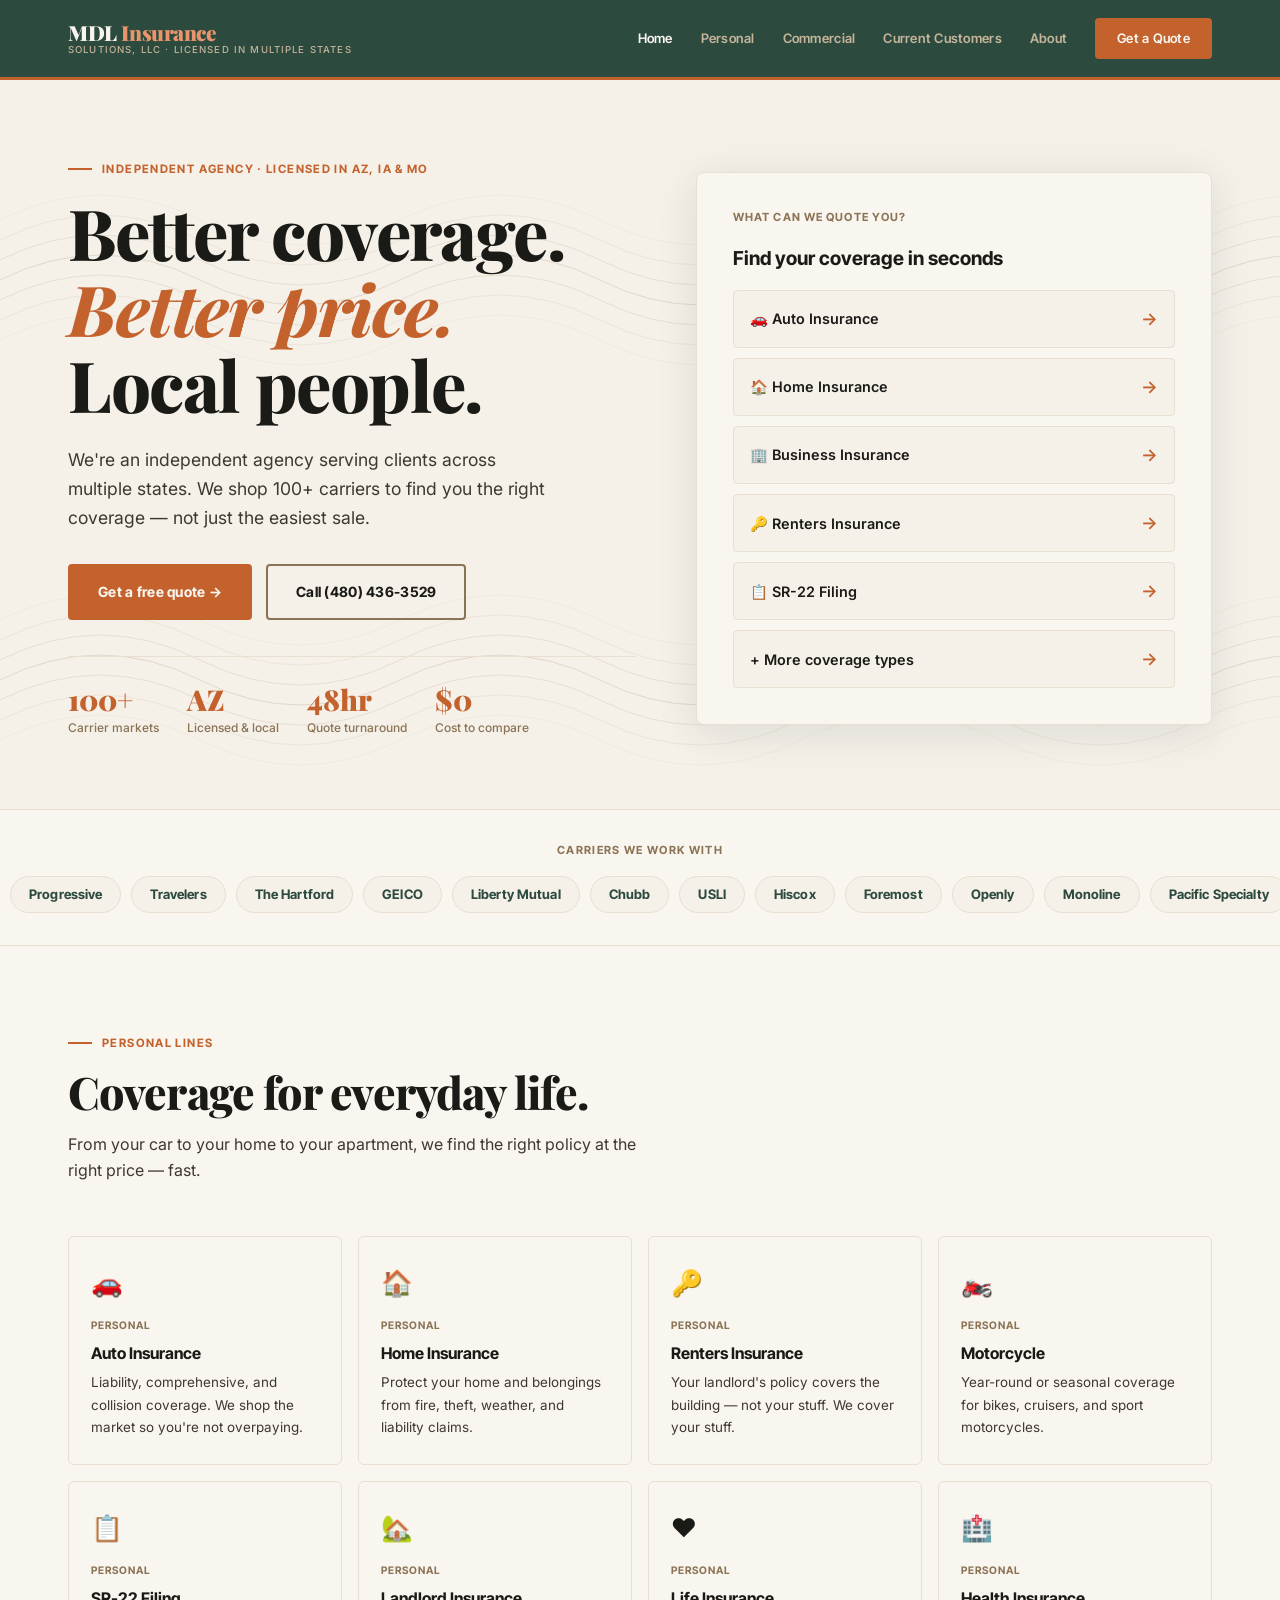
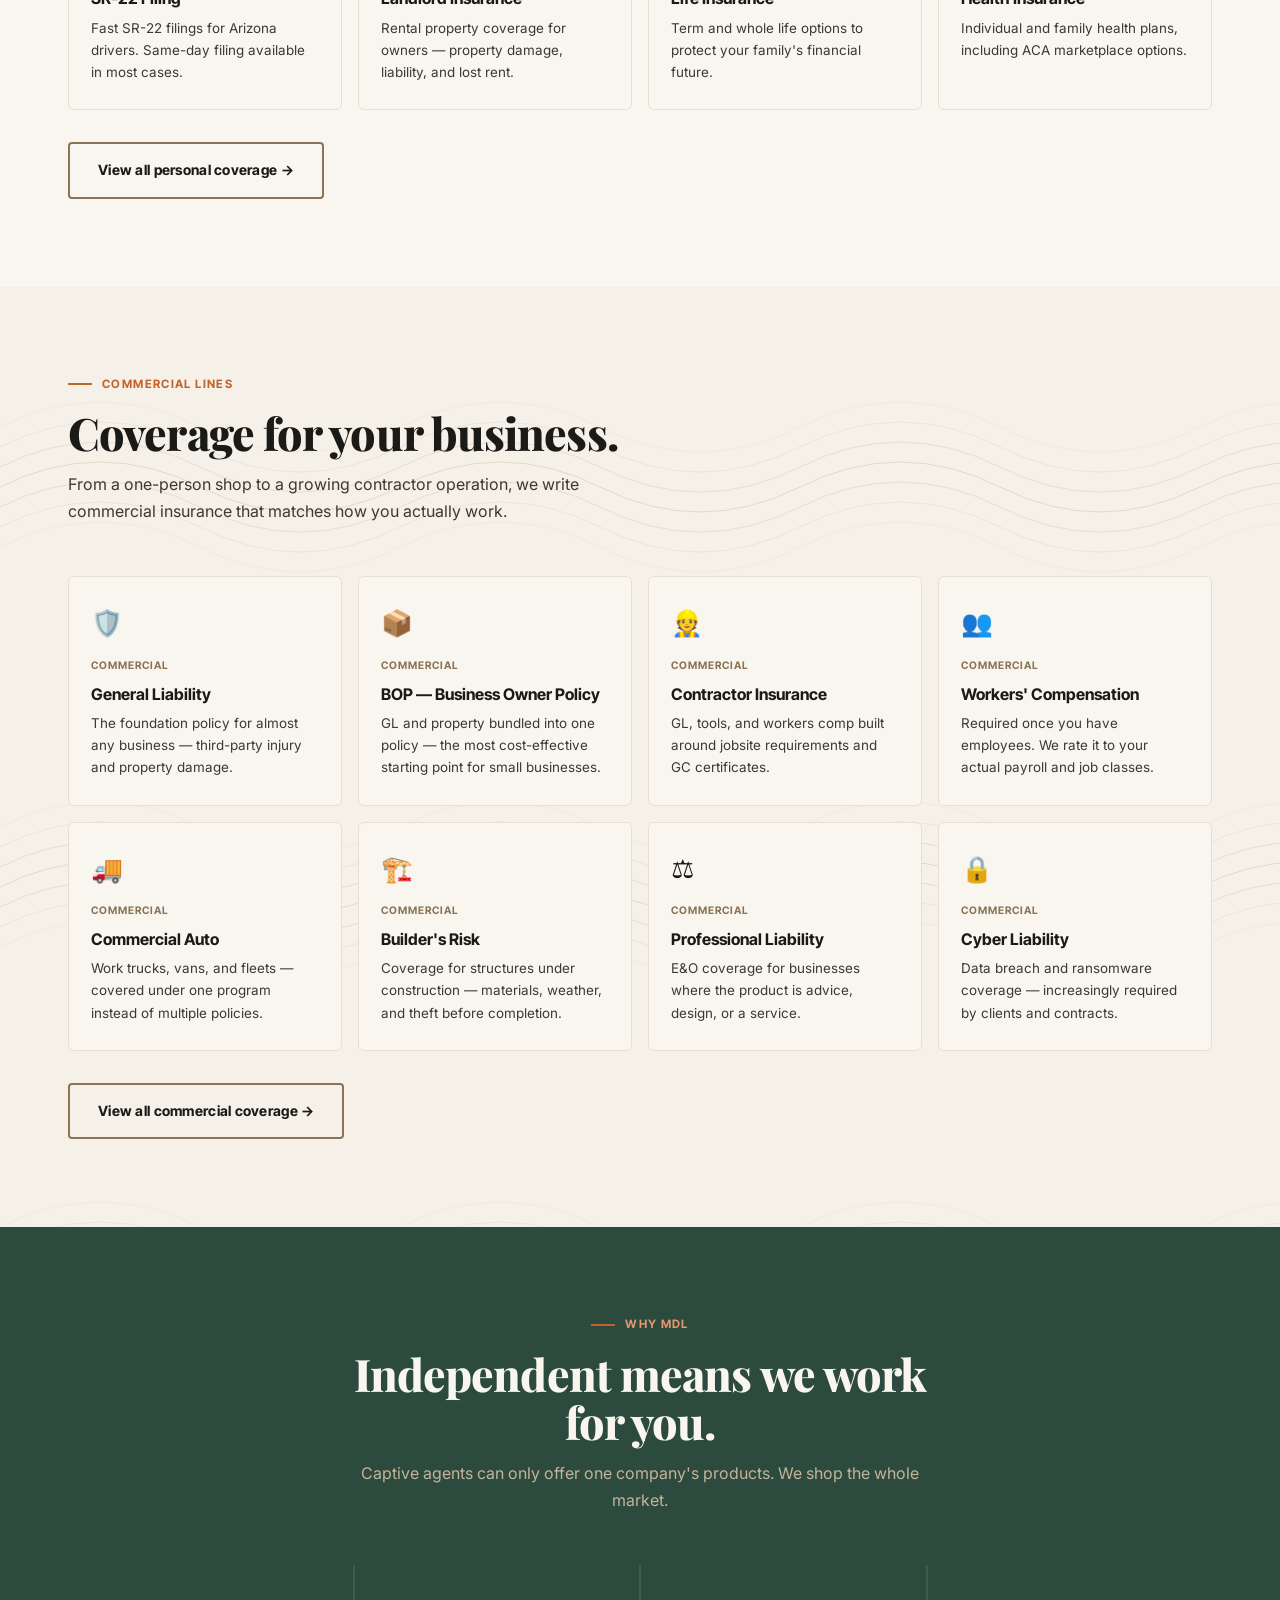
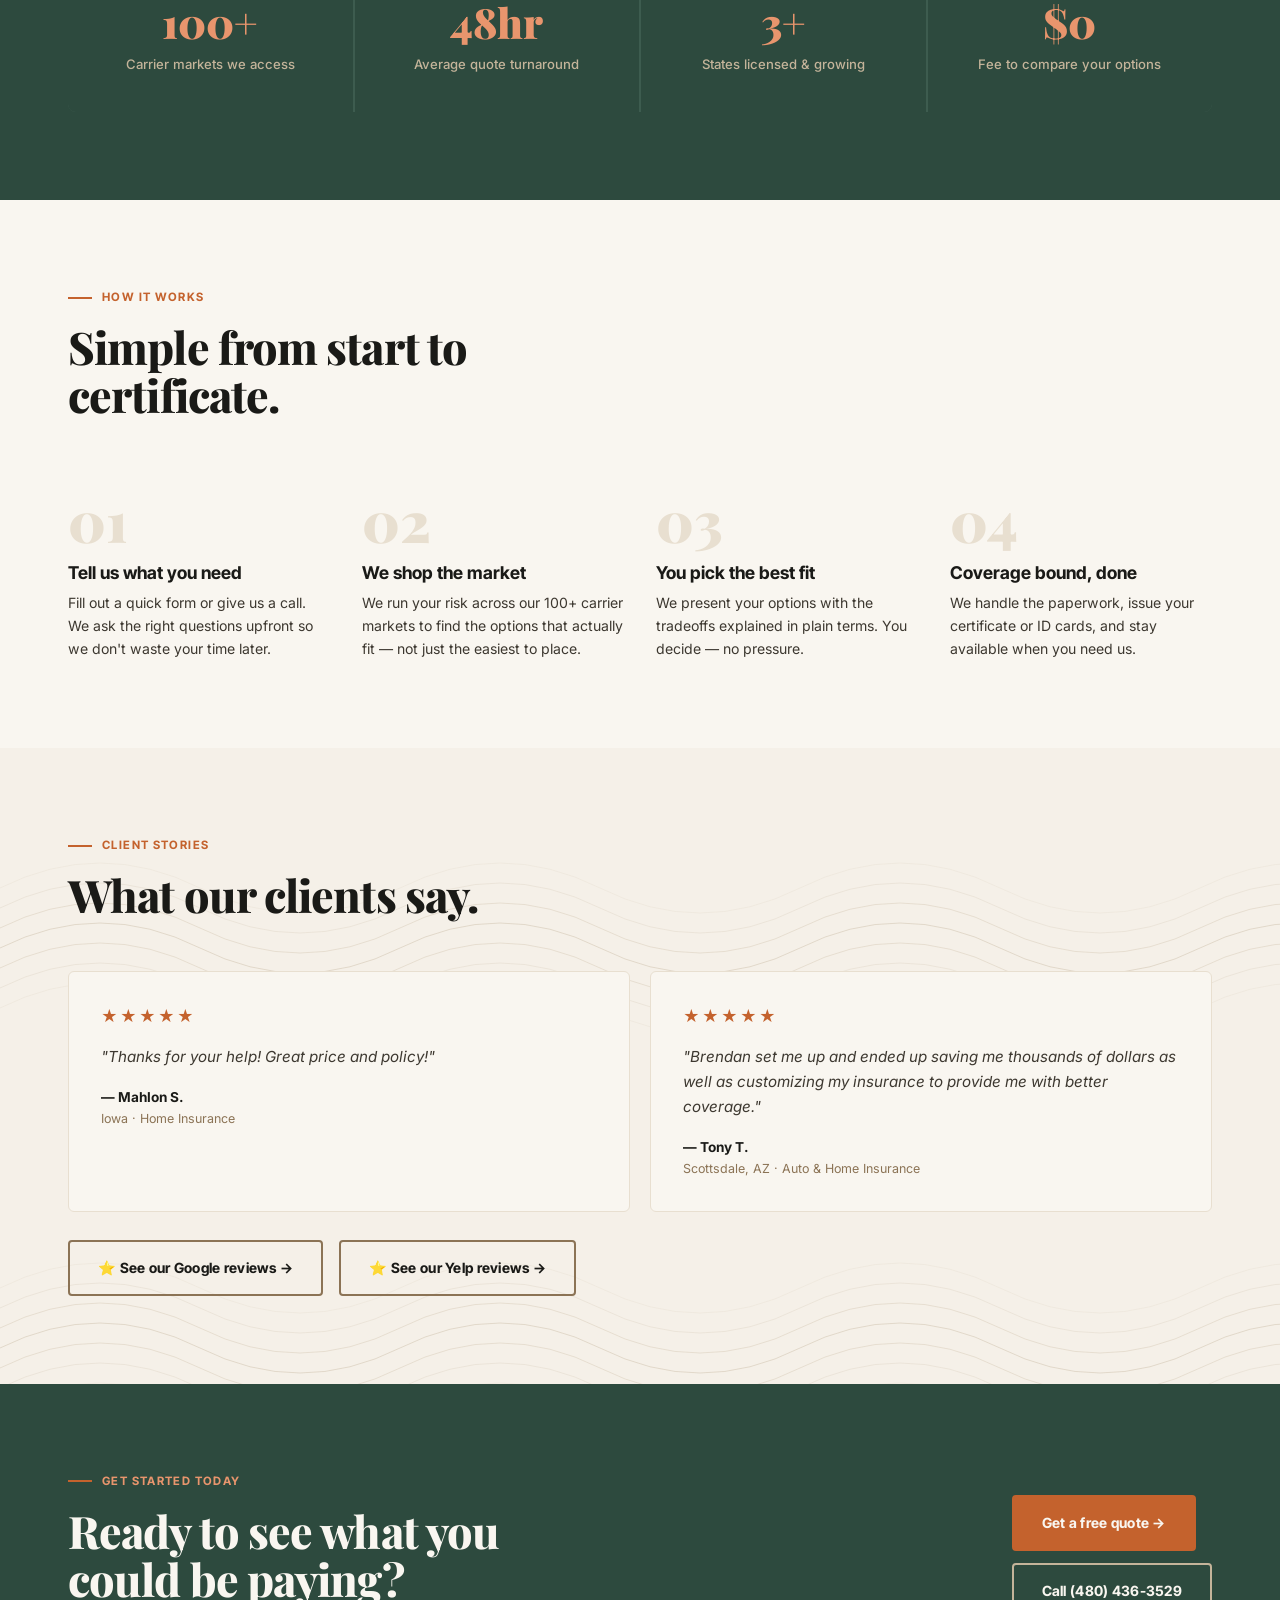
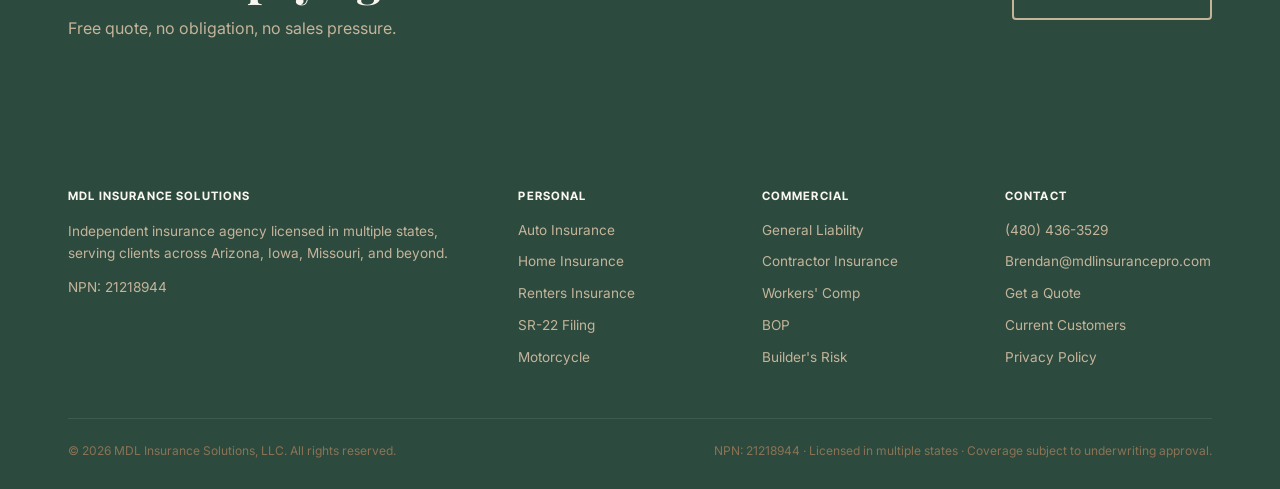
<file: index.html>
<!DOCTYPE html>
<html lang="en">
<head>
<!-- Google tag (gtag.js) -->
<script async src="https://www.googletagmanager.com/gtag/js?id=AW-17668121322"></script>
<script>
  window.dataLayer = window.dataLayer || [];
  function gtag(){dataLayer.push(arguments);}
  gtag('js', new Date());
  gtag('config', 'AW-17668121322');
</script>
<meta charset="UTF-8">
<meta name="viewport" content="width=device-width, initial-scale=1.0">
<title>MDL Insurance Solutions — Home, Auto &amp; Business Insurance | AZ, IA &amp; MO</title>
<meta name="description" content="Independent insurance agency serving clients across multiple states. We shop 100+ carriers to find you the best coverage at the right price.">
<link rel="stylesheet" href="styles.css">
</head>
<body>

<header>
  <div class="header-inner">
    <a href="index.html" class="logo">
      MDL <span>Insurance</span>
      <small>Solutions, LLC · Licensed in Multiple States</small>
    </a>
    <nav>
      <a href="index.html" class="active">Home</a>
      <a href="personal.html">Personal</a>
      <a href="commercial.html">Commercial</a>
      <a href="customers.html">Current Customers</a>
      <a href="about.html">About</a>
      <a href="quote.html" class="nav-cta">Get a Quote</a>
    </nav>
    <button class="mobile-toggle" aria-label="Open menu" aria-expanded="false">≡</button>
  </div>
  <div class="mobile-nav" id="mobile-nav">
    <a href="index.html" class="active">Home</a>
    <a href="personal.html">Personal</a>
    <a href="commercial.html">Commercial</a>
    <a href="customers.html">Current Customers</a>
    <a href="about.html">About</a>
    <a href="quote.html" class="nav-cta">Get a Quote</a>
  </div>
</header>

<section class="hero topo-bg">
  <div class="wrap">
    <div class="hero-inner">
      <div>
        <div class="label">Independent Agency · Licensed in AZ, IA &amp; MO</div>
        <h1>Better coverage.<br><em>Better price.</em><br>Local people.</h1>
        <p>We're an independent agency serving clients across multiple states. We shop 100+ carriers to find you the right coverage — not just the easiest sale.</p>
        <div class="hero-actions">
          <a href="quote.html" class="btn btn-primary">Get a free quote →</a>
          <a href="tel:+14804363529" class="btn btn-ghost">Call (480) 436-3529</a>
        </div>
        <div class="hero-trust">
          <div class="trust-item">
            <span class="trust-num">100+</span>
            <span class="trust-label">Carrier markets</span>
          </div>
          <div class="trust-item">
            <span class="trust-num">AZ</span>
            <span class="trust-label">Licensed & local</span>
          </div>
          <div class="trust-item">
            <span class="trust-num">48hr</span>
            <span class="trust-label">Quote turnaround</span>
          </div>
          <div class="trust-item">
            <span class="trust-num">$0</span>
            <span class="trust-label">Cost to compare</span>
          </div>
        </div>
      </div>

      <div class="hero-card">
        <div class="hero-card-label">What can we quote you?</div>
        <h3>Find your coverage in seconds</h3>
        <div class="quick-links">
          <a href="quote.html?type=auto" class="quick-link">🚗 Auto Insurance <span>→</span></a>
          <a href="quote.html?type=home" class="quick-link">🏠 Home Insurance <span>→</span></a>
          <a href="quote.html?type=business" class="quick-link">🏢 Business Insurance <span>→</span></a>
          <a href="quote.html?type=renters" class="quick-link">🔑 Renters Insurance <span>→</span></a>
          <a href="quote.html?type=sr22" class="quick-link">📋 SR-22 Filing <span>→</span></a>
          <a href="quote.html" class="quick-link">+ More coverage types <span>→</span></a>
        </div>
      </div>
    </div>
  </div>
</section>


<section class="carrier-section">
  <div class="carrier-label">Carriers We Work With</div>
  <div class="carrier-track-wrap">
    <div class="carrier-track">
      <span>Progressive</span>
      <span>Travelers</span>
      <span>The Hartford</span>
      <span>GEICO</span>
      <span>Liberty Mutual</span>
      <span>Chubb</span>
      <span>USLI</span>
      <span>Hiscox</span>
      <span>Foremost</span>
      <span>Openly</span>
      <span>Monoline</span>
      <span>Pacific Specialty</span>
      <span>Lemonade</span>
      <span>Root</span>
      <span>Progressive</span>
      <span>Travelers</span>
      <span>The Hartford</span>
      <span>GEICO</span>
      <span>Liberty Mutual</span>
      <span>Chubb</span>
      <span>USLI</span>
      <span>Hiscox</span>
      <span>Foremost</span>
      <span>Openly</span>
      <span>Monoline</span>
      <span>Pacific Specialty</span>
      <span>Lemonade</span>
      <span>Root</span>
    </div>
  </div>
</section>

<section class="paper-bg">
  <div class="wrap">
    <div class="section-head">
      <div class="label">Personal Lines</div>
      <h2>Coverage for everyday life.</h2>
      <p>From your car to your home to your apartment, we find the right policy at the right price — fast.</p>
    </div>
    <div class="policy-grid">
      <div class="policy-card">
        <div class="policy-icon">🚗</div>
        <div class="policy-type">Personal</div>
        <h3>Auto Insurance</h3>
        <p>Liability, comprehensive, and collision coverage. We shop the market so you're not overpaying.</p>
      </div>
      <div class="policy-card">
        <div class="policy-icon">🏠</div>
        <div class="policy-type">Personal</div>
        <h3>Home Insurance</h3>
        <p>Protect your home and belongings from fire, theft, weather, and liability claims.</p>
      </div>
      <div class="policy-card">
        <div class="policy-icon">🔑</div>
        <div class="policy-type">Personal</div>
        <h3>Renters Insurance</h3>
        <p>Your landlord's policy covers the building — not your stuff. We cover your stuff.</p>
      </div>
      <div class="policy-card">
        <div class="policy-icon">🏍️</div>
        <div class="policy-type">Personal</div>
        <h3>Motorcycle</h3>
        <p>Year-round or seasonal coverage for bikes, cruisers, and sport motorcycles.</p>
      </div>
      <div class="policy-card">
        <div class="policy-icon">📋</div>
        <div class="policy-type">Personal</div>
        <h3>SR-22 Filing</h3>
        <p>Fast SR-22 filings for Arizona drivers. Same-day filing available in most cases.</p>
      </div>
      <div class="policy-card">
        <div class="policy-icon">🏡</div>
        <div class="policy-type">Personal</div>
        <h3>Landlord Insurance</h3>
        <p>Rental property coverage for owners — property damage, liability, and lost rent.</p>
      </div>
      <div class="policy-card">
        <div class="policy-icon">❤️</div>
        <div class="policy-type">Personal</div>
        <h3>Life Insurance</h3>
        <p>Term and whole life options to protect your family's financial future.</p>
      </div>
      <div class="policy-card">
        <div class="policy-icon">🏥</div>
        <div class="policy-type">Personal</div>
        <h3>Health Insurance</h3>
        <p>Individual and family health plans, including ACA marketplace options.</p>
      </div>
    </div>
    <div style="margin-top:32px;">
      <a href="personal.html" class="btn btn-ghost">View all personal coverage →</a>
    </div>
  </div>
</section>

<section class="topo-bg">
  <div class="wrap">
    <div class="section-head">
      <div class="label">Commercial Lines</div>
      <h2>Coverage for your business.</h2>
      <p>From a one-person shop to a growing contractor operation, we write commercial insurance that matches how you actually work.</p>
    </div>
    <div class="policy-grid">
      <div class="policy-card">
        <div class="policy-icon">🛡️</div>
        <div class="policy-type">Commercial</div>
        <h3>General Liability</h3>
        <p>The foundation policy for almost any business — third-party injury and property damage.</p>
      </div>
      <div class="policy-card">
        <div class="policy-icon">📦</div>
        <div class="policy-type">Commercial</div>
        <h3>BOP — Business Owner Policy</h3>
        <p>GL and property bundled into one policy — the most cost-effective starting point for small businesses.</p>
      </div>
      <div class="policy-card">
        <div class="policy-icon">👷</div>
        <div class="policy-type">Commercial</div>
        <h3>Contractor Insurance</h3>
        <p>GL, tools, and workers comp built around jobsite requirements and GC certificates.</p>
      </div>
      <div class="policy-card">
        <div class="policy-icon">👥</div>
        <div class="policy-type">Commercial</div>
        <h3>Workers' Compensation</h3>
        <p>Required once you have employees. We rate it to your actual payroll and job classes.</p>
      </div>
      <div class="policy-card">
        <div class="policy-icon">🚚</div>
        <div class="policy-type">Commercial</div>
        <h3>Commercial Auto</h3>
        <p>Work trucks, vans, and fleets — covered under one program instead of multiple policies.</p>
      </div>
      <div class="policy-card">
        <div class="policy-icon">🏗️</div>
        <div class="policy-type">Commercial</div>
        <h3>Builder's Risk</h3>
        <p>Coverage for structures under construction — materials, weather, and theft before completion.</p>
      </div>
      <div class="policy-card">
        <div class="policy-icon">⚖️</div>
        <div class="policy-type">Commercial</div>
        <h3>Professional Liability</h3>
        <p>E&O coverage for businesses where the product is advice, design, or a service.</p>
      </div>
      <div class="policy-card">
        <div class="policy-icon">🔒</div>
        <div class="policy-type">Commercial</div>
        <h3>Cyber Liability</h3>
        <p>Data breach and ransomware coverage — increasingly required by clients and contracts.</p>
      </div>
    </div>
    <div style="margin-top:32px;">
      <a href="commercial.html" class="btn btn-ghost">View all commercial coverage →</a>
    </div>
  </div>
</section>

<section class="sage-bg">
  <div class="wrap">
    <div class="section-head center" style="color:var(--paper);">
      <div class="label" style="color:var(--terracotta-light); justify-content:center;">Why MDL</div>
      <h2>Independent means we work for you.</h2>
      <p>Captive agents can only offer one company's products. We shop the whole market.</p>
    </div>
    <div class="stats-row">
      <div class="stat-cell">
        <span class="num">100+</span>
        <span class="lbl">Carrier markets we access</span>
      </div>
      <div class="stat-cell">
        <span class="num">48hr</span>
        <span class="lbl">Average quote turnaround</span>
      </div>
      <div class="stat-cell">
        <span class="num">3+</span>
        <span class="lbl">States licensed &amp; growing</span>
      </div>
      <div class="stat-cell">
        <span class="num">$0</span>
        <span class="lbl">Fee to compare your options</span>
      </div>
    </div>
  </div>
</section>

<section class="paper-bg">
  <div class="wrap">
    <div class="section-head">
      <div class="label">How it works</div>
      <h2>Simple from start to certificate.</h2>
    </div>
    <div class="process-grid">
      <div class="process-step-card">
        <div class="step-num">01</div>
        <h3>Tell us what you need</h3>
        <p>Fill out a quick form or give us a call. We ask the right questions upfront so we don't waste your time later.</p>
      </div>
      <div class="process-step-card">
        <div class="step-num">02</div>
        <h3>We shop the market</h3>
        <p>We run your risk across our 100+ carrier markets to find the options that actually fit — not just the easiest to place.</p>
      </div>
      <div class="process-step-card">
        <div class="step-num">03</div>
        <h3>You pick the best fit</h3>
        <p>We present your options with the tradeoffs explained in plain terms. You decide — no pressure.</p>
      </div>
      <div class="process-step-card">
        <div class="step-num">04</div>
        <h3>Coverage bound, done</h3>
        <p>We handle the paperwork, issue your certificate or ID cards, and stay available when you need us.</p>
      </div>
    </div>
  </div>
</section>

<section class="topo-bg">
  <div class="wrap">
    <div class="section-head">
      <div class="label">Client stories</div>
      <h2>What our clients say.</h2>
    </div>
    <div class="testimonial-grid">
      <div class="testimonial">
        <div class="testimonial-stars">★★★★★</div>
        <p>"Thanks for your help! Great price and policy!"</p>
        <div class="testimonial-author">— Mahlon S.</div>
        <div class="testimonial-location">Iowa · Home Insurance</div>
      </div>
      <div class="testimonial">
        <div class="testimonial-stars">★★★★★</div>
        <p>"Brendan set me up and ended up saving me thousands of dollars as well as customizing my insurance to provide me with better coverage."</p>
        <div class="testimonial-author">— Tony T.</div>
        <div class="testimonial-location">Scottsdale, AZ · Auto &amp; Home Insurance</div>
      </div>
    </div>
    <div style="margin-top:28px; display:flex; gap:16px; flex-wrap:wrap;">
      <a href="https://g.page/r/CdasyZzKWnYmEBM/review" target="_blank" rel="noopener" class="btn btn-ghost">⭐ See our Google reviews →</a>
      <a href="https://www.yelp.com/biz/mdl-insurance-solutions-scottsdale" target="_blank" rel="noopener" class="btn btn-ghost">⭐ See our Yelp reviews →</a>
    </div>
  </div>
</section>

<section class="sage-bg" id="quote-cta">
  <div class="wrap">
    <div class="flex-between">
      <div>
        <div class="label" style="color:var(--terracotta-light);">Get started today</div>
        <h2 style="max-width:500px; color:var(--paper);">Ready to see what you could be paying?</h2>
        <p style="margin-top:12px;">Free quote, no obligation, no sales pressure.</p>
      </div>
      <div style="display:flex; flex-direction:column; gap:12px; align-items:flex-start;">
        <a href="quote.html" class="btn btn-primary">Get a free quote →</a>
        <a href="tel:+14804363529" class="btn btn-ghost-light">Call (480) 436-3529</a>
      </div>
    </div>
  </div>
</section>

<footer>
  <div class="wrap">
    <div class="footer-grid">
      <div class="footer-col">
        <h4>MDL Insurance Solutions</h4>
        <p>Independent insurance agency licensed in multiple states, serving clients across Arizona, Iowa, Missouri, and beyond.</p>
        <p style="margin-top:12px;">NPN: 21218944</p>
      </div>
      <div class="footer-col">
        <h4>Personal</h4>
        <a href="personal.html">Auto Insurance</a>
        <a href="personal.html">Home Insurance</a>
        <a href="personal.html">Renters Insurance</a>
        <a href="personal.html">SR-22 Filing</a>
        <a href="personal.html">Motorcycle</a>
      </div>
      <div class="footer-col">
        <h4>Commercial</h4>
        <a href="commercial.html">General Liability</a>
        <a href="commercial.html">Contractor Insurance</a>
        <a href="commercial.html">Workers' Comp</a>
        <a href="commercial.html">BOP</a>
        <a href="commercial.html">Builder's Risk</a>
      </div>
      <div class="footer-col">
        <h4>Contact</h4>
        <a href="tel:+14804363529">(480) 436-3529</a>
        <a href="mailto:Brendan@mdlinsurancepro.com">Brendan@mdlinsurancepro.com</a>
        <a href="quote.html">Get a Quote</a>
        <a href="customers.html">Current Customers</a>
        <a href="privacy.html">Privacy Policy</a>
      </div>
    </div>
    <div class="footer-bottom">
      <span>© 2026 MDL Insurance Solutions, LLC. All rights reserved.</span>
      <span>NPN: 21218944 · Licensed in multiple states · Coverage subject to underwriting approval.</span>
    </div>
  </div>
</footer>

<script>
(function() {
  var toggle = document.querySelector('.mobile-toggle');
  var menu = document.getElementById('mobile-nav');
  if (!toggle || !menu) return;
  toggle.addEventListener('click', function() {
    var isOpen = menu.classList.toggle('open');
    toggle.setAttribute('aria-expanded', isOpen ? 'true' : 'false');
    toggle.textContent = isOpen ? '×' : '≡';
  });
})();
</script>

</body>
</html>
</file>
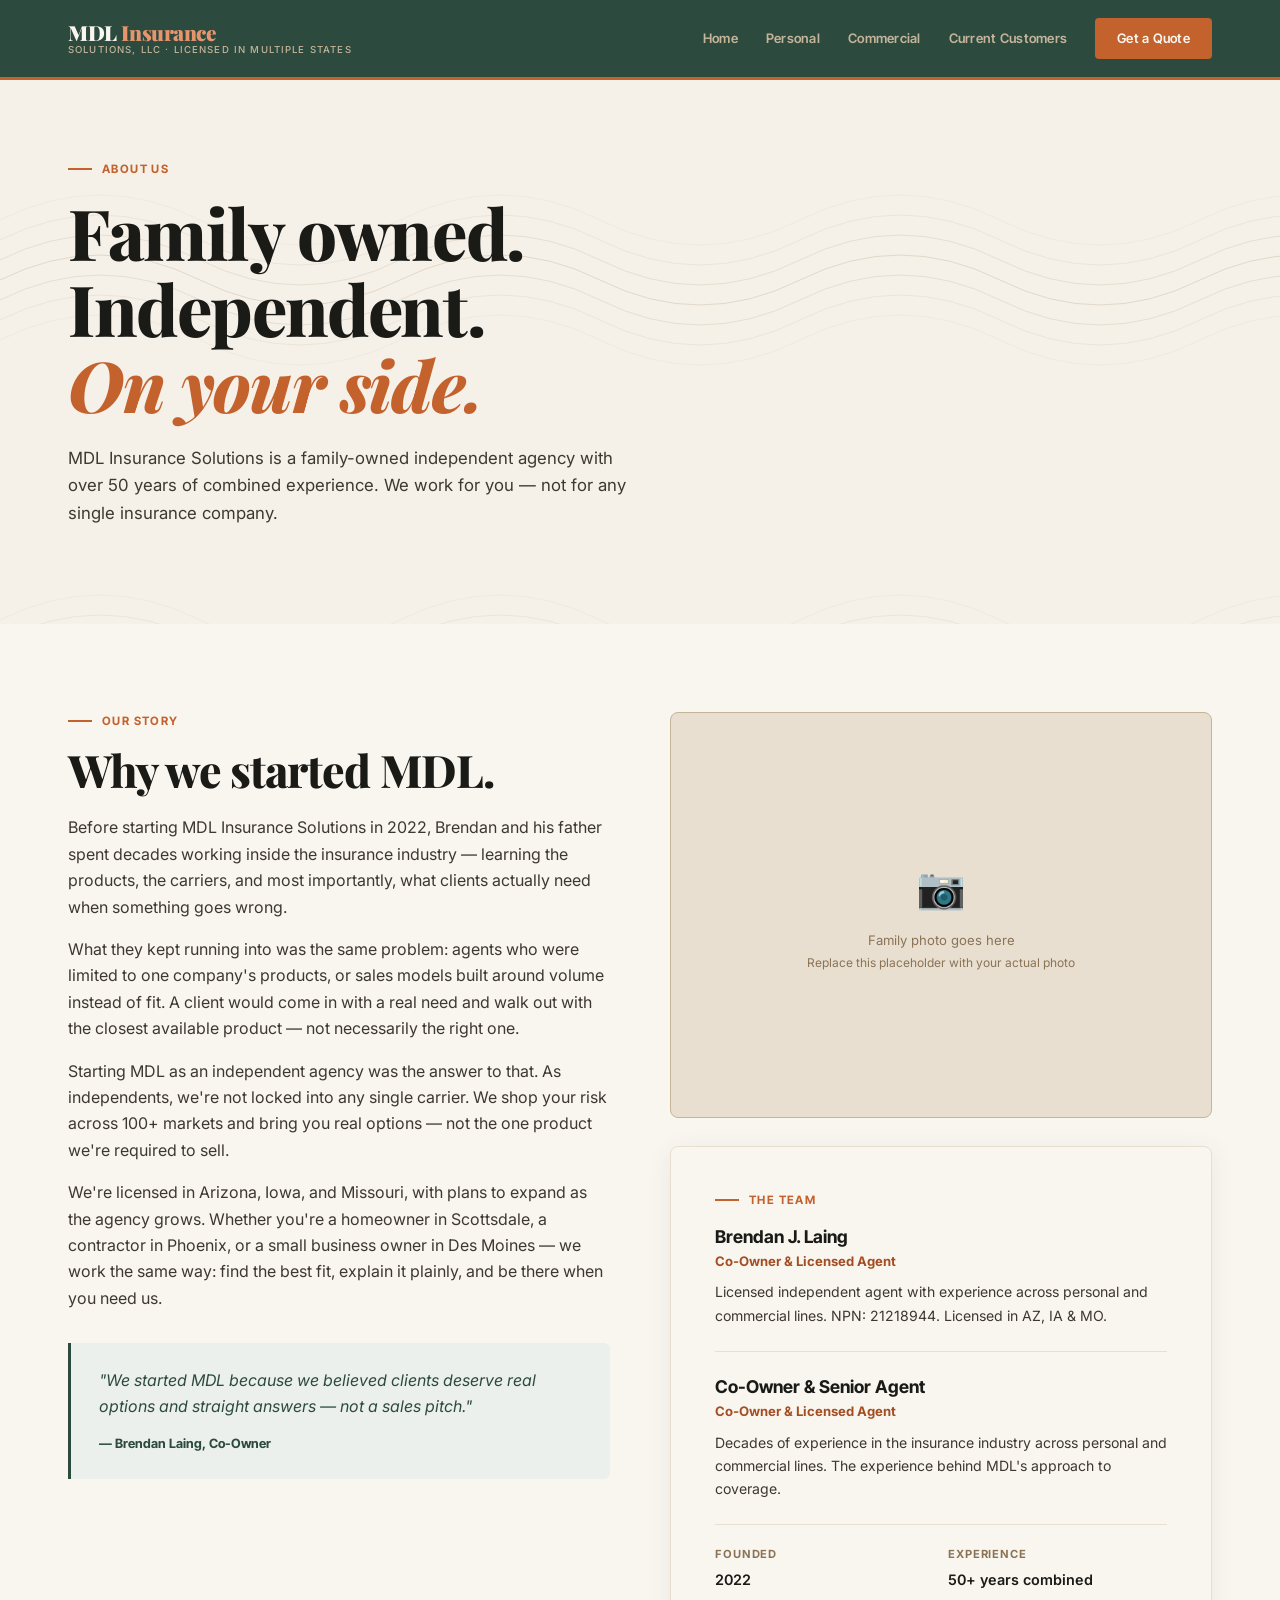
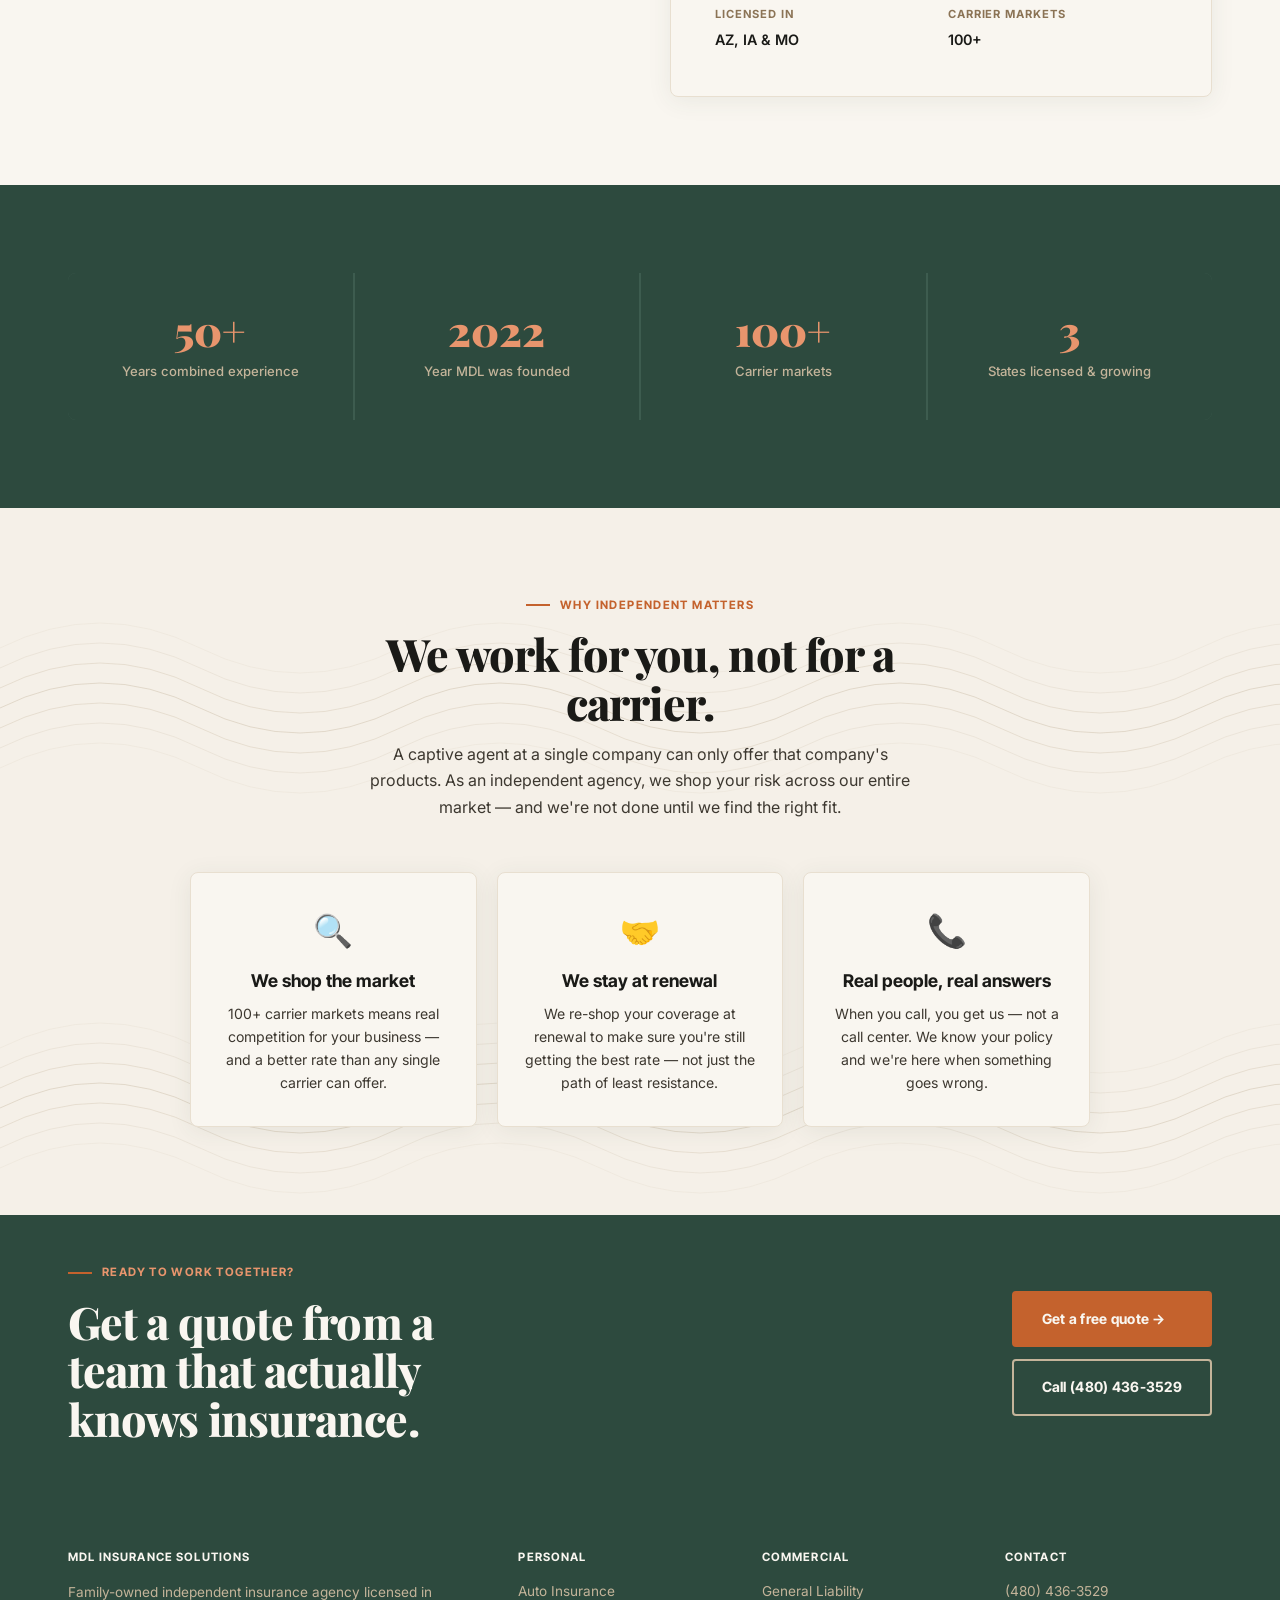
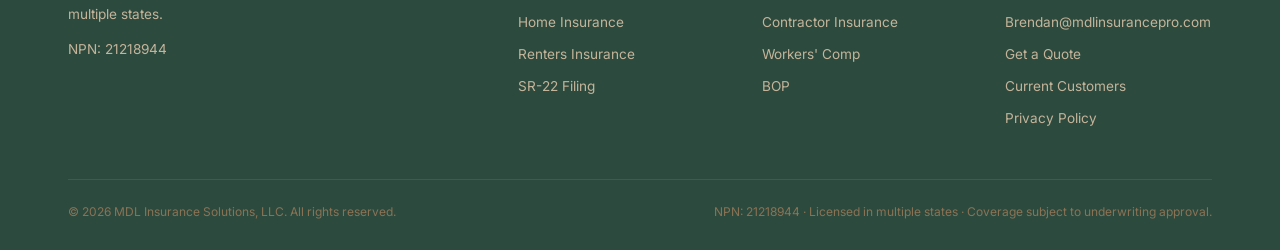
<file: about.html>
<!DOCTYPE html>
<html lang="en">
<head>
<!-- Google tag (gtag.js) -->
<script async src="https://www.googletagmanager.com/gtag/js?id=AW-17668121322"></script>
<script>
  window.dataLayer = window.dataLayer || [];
  function gtag(){dataLayer.push(arguments);}
  gtag('js', new Date());
  gtag('config', 'AW-17668121322');
</script>
<meta charset="UTF-8">
<meta name="viewport" content="width=device-width, initial-scale=1.0">
<title>About Us — MDL Insurance Solutions</title>
<meta name="description" content="MDL Insurance Solutions is a family-owned independent insurance agency with 50+ years of combined experience. Licensed in AZ, IA & MO.">
<link rel="stylesheet" href="styles.css">
</head>
<body>

<header>
  <div class="header-inner">
    <a href="index.html" class="logo">MDL <span>Insurance</span><small>Solutions, LLC · Licensed in Multiple States</small></a>
    <nav>
      <a href="index.html">Home</a>
      <a href="personal.html">Personal</a>
      <a href="commercial.html">Commercial</a>
      <a href="customers.html">Current Customers</a>
      <a href="quote.html" class="nav-cta">Get a Quote</a>
    </nav>
    <button class="mobile-toggle" aria-label="Open menu" aria-expanded="false">≡</button>
  </div>
  <div class="mobile-nav" id="mobile-nav">
    <a href="index.html">Home</a>
    <a href="personal.html">Personal</a>
    <a href="commercial.html">Commercial</a>
    <a href="customers.html">Current Customers</a>
    <a href="quote.html" class="nav-cta">Get a Quote</a>
  </div>
</header>

<section class="hero topo-bg" style="padding-bottom:64px;">
  <div class="wrap">
    <div class="label">About Us</div>
    <h1>Family owned.<br>Independent.<br><em style="font-style:italic; color:var(--terracotta);">On your side.</em></h1>
    <p style="max-width:560px; margin-top:18px; font-size:1.05rem;">MDL Insurance Solutions is a family-owned independent agency with over 50 years of combined experience. We work for you — not for any single insurance company.</p>
  </div>
</section>

<section class="paper-bg">
  <div class="wrap">
    <div style="display:grid; grid-template-columns:1fr 1fr; gap:60px; align-items:start;">

      <!-- Story -->
      <div>
        <div class="label">Our Story</div>
        <h2 style="margin-bottom:20px;">Why we started MDL.</h2>

        <p style="margin-bottom:16px;">Before starting MDL Insurance Solutions in 2022, Brendan and his father spent decades working inside the insurance industry — learning the products, the carriers, and most importantly, what clients actually need when something goes wrong.</p>

        <p style="margin-bottom:16px;">What they kept running into was the same problem: agents who were limited to one company's products, or sales models built around volume instead of fit. A client would come in with a real need and walk out with the closest available product — not necessarily the right one.</p>

        <p style="margin-bottom:16px;">Starting MDL as an independent agency was the answer to that. As independents, we're not locked into any single carrier. We shop your risk across 100+ markets and bring you real options — not the one product we're required to sell.</p>

        <p style="margin-bottom:32px;">We're licensed in Arizona, Iowa, and Missouri, with plans to expand as the agency grows. Whether you're a homeowner in Scottsdale, a contractor in Phoenix, or a small business owner in Des Moines — we work the same way: find the best fit, explain it plainly, and be there when you need us.</p>

        <div style="background:var(--sage-pale); border-left:3px solid var(--sage); padding:24px 28px; border-radius:0 6px 6px 0;">
          <p style="color:var(--sage); font-style:italic; font-size:1rem; margin-bottom:10px;">"We started MDL because we believed clients deserve real options and straight answers — not a sales pitch."</p>
          <span style="font-family:var(--font-tight); font-size:0.8rem; font-weight:700; color:var(--sage);">— Brendan Laing, Co-Owner</span>
        </div>
      </div>

      <!-- Team / Credentials -->
      <div>
        <!-- Photo placeholder -->
        <div style="background:var(--sand-dark); border-radius:8px; aspect-ratio:4/3; display:flex; align-items:center; justify-content:center; margin-bottom:28px; border:1px solid var(--taupe-light);">
          <div style="text-align:center; padding:20px;">
            <div style="font-size:2.5rem; margin-bottom:10px;">📷</div>
            <p style="font-size:0.82rem; color:var(--taupe);">Family photo goes here<br><span style="font-size:0.75rem;">Replace this placeholder with your actual photo</span></p>
          </div>
        </div>

        <div class="form-panel">
          <div class="label" style="margin-bottom:16px;">The Team</div>

          <div style="margin-bottom:24px;">
            <h3 style="margin-bottom:4px;">Brendan J. Laing</h3>
            <p style="font-size:0.82rem; color:var(--terracotta-dark); font-weight:700; margin-bottom:8px;">Co-Owner & Licensed Agent</p>
            <p style="font-size:0.88rem;">Licensed independent agent with experience across personal and commercial lines. NPN: 21218944. Licensed in AZ, IA & MO.</p>
          </div>

          <div style="border-top:1px solid var(--sand-dark); padding-top:24px; margin-bottom:24px;">
            <h3 style="margin-bottom:4px;">Co-Owner & Senior Agent</h3>
            <p style="font-size:0.82rem; color:var(--terracotta-dark); font-weight:700; margin-bottom:8px;">Co-Owner & Licensed Agent</p>
            <p style="font-size:0.88rem;">Decades of experience in the insurance industry across personal and commercial lines. The experience behind MDL's approach to coverage.</p>
          </div>

          <div style="border-top:1px solid var(--sand-dark); padding-top:20px;">
            <div style="display:grid; grid-template-columns:1fr 1fr; gap:14px;">
              <div>
                <p style="font-size:0.7rem; font-weight:700; letter-spacing:0.08em; text-transform:uppercase; color:var(--taupe); margin-bottom:4px;">Founded</p>
                <p style="font-size:0.9rem; font-weight:600; color:var(--ink);">2022</p>
              </div>
              <div>
                <p style="font-size:0.7rem; font-weight:700; letter-spacing:0.08em; text-transform:uppercase; color:var(--taupe); margin-bottom:4px;">Experience</p>
                <p style="font-size:0.9rem; font-weight:600; color:var(--ink);">50+ years combined</p>
              </div>
              <div>
                <p style="font-size:0.7rem; font-weight:700; letter-spacing:0.08em; text-transform:uppercase; color:var(--taupe); margin-bottom:4px;">Licensed In</p>
                <p style="font-size:0.9rem; font-weight:600; color:var(--ink);">AZ, IA & MO</p>
              </div>
              <div>
                <p style="font-size:0.7rem; font-weight:700; letter-spacing:0.08em; text-transform:uppercase; color:var(--taupe); margin-bottom:4px;">Carrier Markets</p>
                <p style="font-size:0.9rem; font-weight:600; color:var(--ink);">100+</p>
              </div>
            </div>
          </div>
        </div>
      </div>

    </div>
  </div>
</section>

<section class="sage-bg">
  <div class="wrap">
    <div class="stats-row">
      <div class="stat-cell">
        <span class="num">50+</span>
        <span class="lbl">Years combined experience</span>
      </div>
      <div class="stat-cell">
        <span class="num">2022</span>
        <span class="lbl">Year MDL was founded</span>
      </div>
      <div class="stat-cell">
        <span class="num">100+</span>
        <span class="lbl">Carrier markets</span>
      </div>
      <div class="stat-cell">
        <span class="num">3</span>
        <span class="lbl">States licensed & growing</span>
      </div>
    </div>
  </div>
</section>

<section class="topo-bg">
  <div class="wrap">
    <div class="section-head center">
      <div class="label" style="justify-content:center;">Why independent matters</div>
      <h2>We work for you, not for a carrier.</h2>
      <p style="max-width:560px; margin:14px auto 0;">A captive agent at a single company can only offer that company's products. As an independent agency, we shop your risk across our entire market — and we're not done until we find the right fit.</p>
    </div>

    <div style="display:grid; grid-template-columns:repeat(3,1fr); gap:20px; max-width:900px; margin:0 auto;">
      <div class="form-panel" style="text-align:center; padding:32px 24px;">
        <div style="font-size:2rem; margin-bottom:14px;">🔍</div>
        <h3 style="margin-bottom:10px;">We shop the market</h3>
        <p style="font-size:0.88rem;">100+ carrier markets means real competition for your business — and a better rate than any single carrier can offer.</p>
      </div>
      <div class="form-panel" style="text-align:center; padding:32px 24px;">
        <div style="font-size:2rem; margin-bottom:14px;">🤝</div>
        <h3 style="margin-bottom:10px;">We stay at renewal</h3>
        <p style="font-size:0.88rem;">We re-shop your coverage at renewal to make sure you're still getting the best rate — not just the path of least resistance.</p>
      </div>
      <div class="form-panel" style="text-align:center; padding:32px 24px;">
        <div style="font-size:2rem; margin-bottom:14px;">📞</div>
        <h3 style="margin-bottom:10px;">Real people, real answers</h3>
        <p style="font-size:0.88rem;">When you call, you get us — not a call center. We know your policy and we're here when something goes wrong.</p>
      </div>
    </div>
  </div>
</section>

<section class="sage-bg" style="padding:48px 0;">
  <div class="wrap">
    <div class="flex-between">
      <div>
        <div class="label" style="color:var(--terracotta-light);">Ready to work together?</div>
        <h2 style="max-width:460px; color:var(--paper);">Get a quote from a team that actually knows insurance.</h2>
      </div>
      <div style="display:flex; flex-direction:column; gap:12px;">
        <a href="quote.html" class="btn btn-primary">Get a free quote →</a>
        <a href="tel:+14804363529" class="btn btn-ghost-light">Call (480) 436-3529</a>
      </div>
    </div>
  </div>
</section>

<footer>
  <div class="wrap">
    <div class="footer-grid">
      <div class="footer-col">
        <h4>MDL Insurance Solutions</h4>
        <p>Family-owned independent insurance agency licensed in multiple states.</p>
        <p style="margin-top:12px;">NPN: 21218944</p>
      </div>
      <div class="footer-col">
        <h4>Personal</h4>
        <a href="personal.html">Auto Insurance</a>
        <a href="personal.html">Home Insurance</a>
        <a href="personal.html">Renters Insurance</a>
        <a href="personal.html">SR-22 Filing</a>
      </div>
      <div class="footer-col">
        <h4>Commercial</h4>
        <a href="commercial.html">General Liability</a>
        <a href="commercial.html">Contractor Insurance</a>
        <a href="commercial.html">Workers' Comp</a>
        <a href="commercial.html">BOP</a>
      </div>
      <div class="footer-col">
        <h4>Contact</h4>
        <a href="tel:+14804363529">(480) 436-3529</a>
        <a href="mailto:Brendan@mdlinsurancepro.com">Brendan@mdlinsurancepro.com</a>
        <a href="quote.html">Get a Quote</a>
        <a href="customers.html">Current Customers</a>
        <a href="privacy.html">Privacy Policy</a>
      </div>
    </div>
    <div class="footer-bottom">
      <span>© 2026 MDL Insurance Solutions, LLC. All rights reserved.</span>
      <span>NPN: 21218944 · Licensed in multiple states · Coverage subject to underwriting approval.</span>
    </div>
  </div>
</footer>

<script>
(function() {
  var toggle = document.querySelector('.mobile-toggle');
  var menu = document.getElementById('mobile-nav');
  if (!toggle || !menu) return;
  toggle.addEventListener('click', function() {
    var isOpen = menu.classList.toggle('open');
    toggle.setAttribute('aria-expanded', isOpen ? 'true' : 'false');
    toggle.textContent = isOpen ? '×' : '≡';
  });
})();
</script>

</body>
</html>
</file>
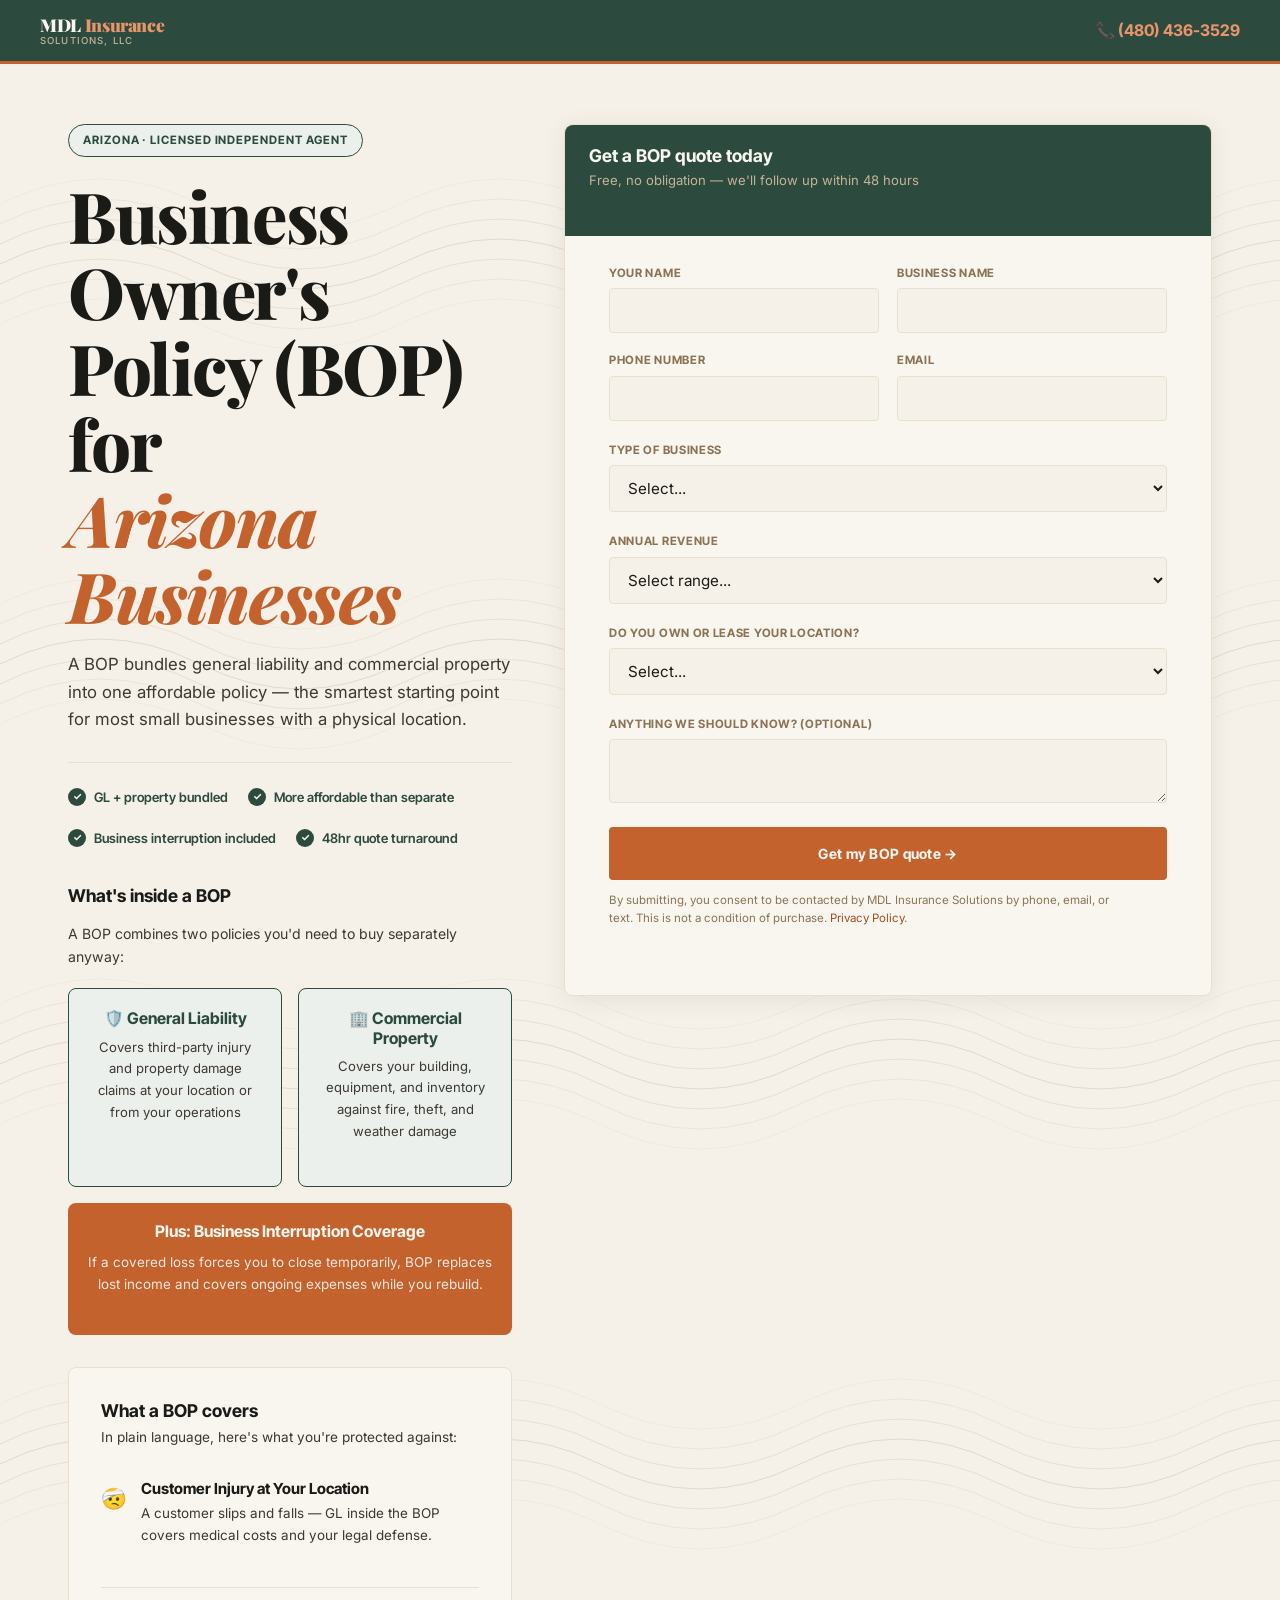
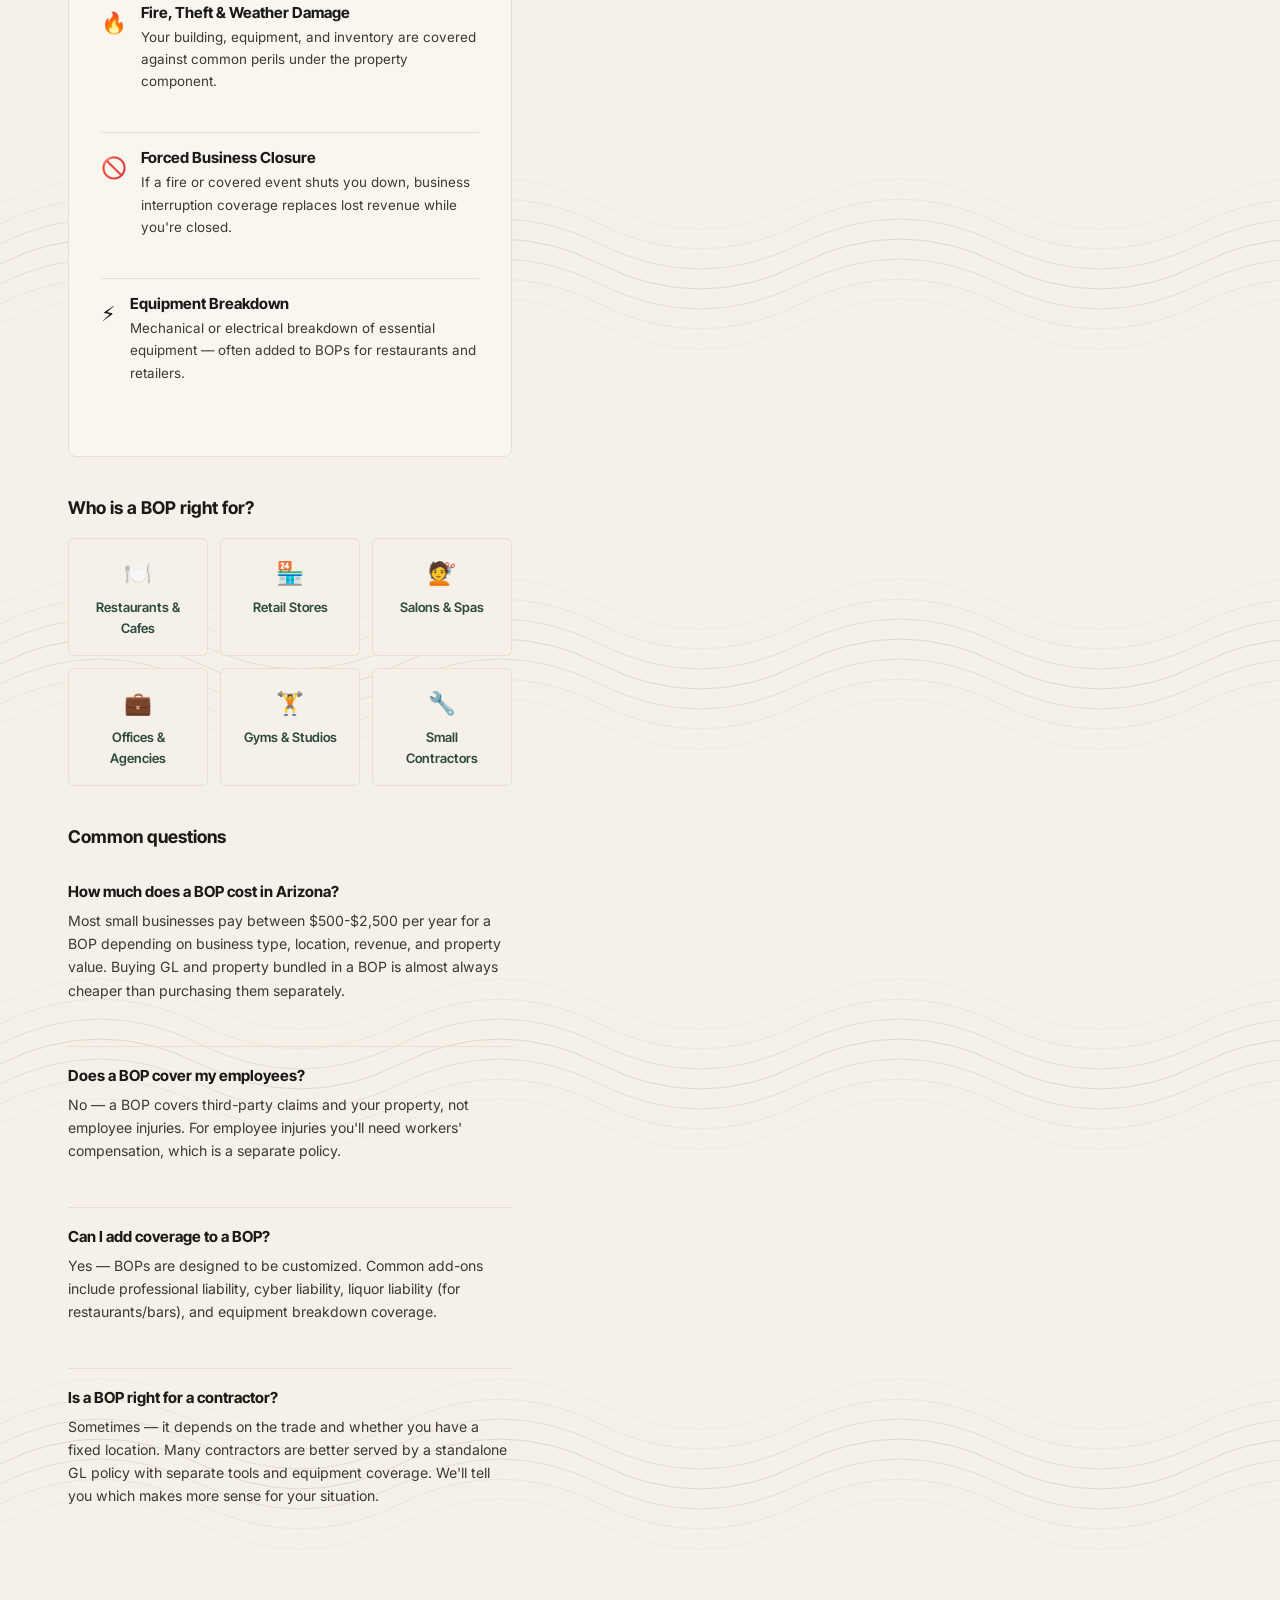
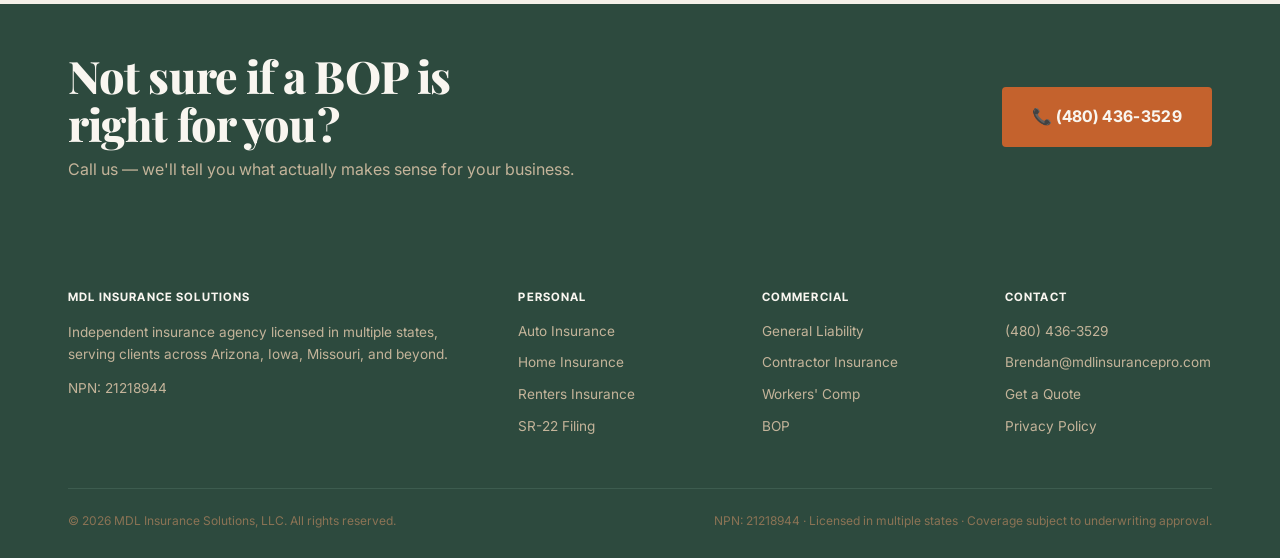
<file: bop.html>
<!DOCTYPE html>
<html lang="en">
<head>
<!-- Google tag (gtag.js) -->
<script async src="https://www.googletagmanager.com/gtag/js?id=AW-17668121322"></script>
<script>
  window.dataLayer = window.dataLayer || [];
  function gtag(){dataLayer.push(arguments);}
  gtag('js', new Date());
  gtag('config', 'AW-17668121322');
</script>
<meta charset="UTF-8">
<meta name="viewport" content="width=device-width, initial-scale=1.0">
<title>Business Owner's Policy (BOP) Insurance Arizona — MDL Insurance Solutions</title>
<meta name="description" content="BOP insurance for Arizona small businesses. GL + property bundled in one affordable policy. Fast quotes, 100+ carrier markets. Call (480) 436-3529.">
<link rel="stylesheet" href="styles.css">
<style>
  .lp-header { background: var(--sage); border-bottom: 3px solid var(--terracotta); padding: 16px 28px; }
  .lp-header-inner { max-width: 1200px; margin: 0 auto; display: flex; justify-content: space-between; align-items: center; }
  .lp-phone { font-family: var(--font-tight); font-weight: 700; font-size: 1rem; color: var(--paper); }
  .lp-phone span { color: var(--terracotta-light); }
  .hero-lp { padding: 60px 0 52px; }
  .hero-lp-inner { display: grid; grid-template-columns: 1.1fr 1fr; gap: 52px; align-items: start; }
  .badge { display: inline-flex; align-items: center; gap: 8px; background: var(--sage-pale); border: 1px solid var(--sage); color: var(--sage); font-family: var(--font-tight); font-size: 0.72rem; font-weight: 700; letter-spacing: 0.08em; text-transform: uppercase; padding: 6px 14px; border-radius: 999px; margin-bottom: 20px; }
  .hero-lp h1 { margin-bottom: 18px; }
  .hero-lp h1 em { font-style: italic; color: var(--terracotta); }
  .hero-lp p { font-size: 1.05rem; margin-bottom: 24px; max-width: 500px; }
  .trust-row { display: flex; gap: 20px; flex-wrap: wrap; margin-top: 28px; padding-top: 24px; border-top: 1px solid var(--sand-dark); }
  .trust-pill { display: flex; align-items: center; gap: 8px; font-family: var(--font-tight); font-size: 0.82rem; font-weight: 600; color: var(--sage); }
  .trust-pill::before { content: '✓'; background: var(--sage); color: var(--paper); width: 18px; height: 18px; border-radius: 50%; display: flex; align-items: center; justify-content: center; font-size: 0.65rem; font-weight: 700; flex-shrink: 0; }
  .what-it-covers { background: var(--paper); border-radius: 8px; padding: 32px; border: 1px solid var(--sand-dark); margin-top: 32px; }
  .cover-item { display: flex; gap: 14px; padding: 16px 0; border-bottom: 1px solid var(--sand-dark); }
  .cover-item:last-child { border-bottom: none; }
  .cover-icon { font-size: 1.3rem; flex-shrink: 0; margin-top: 2px; }
  .cover-item h4 { margin-bottom: 4px; font-size: 0.95rem; }
  .cover-item p { font-size: 0.84rem; }
  .who-needs { display: grid; grid-template-columns: repeat(3, 1fr); gap: 12px; margin-top: 20px; }
  .who-card { background: var(--sand); border: 1px solid var(--sand-dark); border-radius: 6px; padding: 16px; text-align: center; font-family: var(--font-tight); font-size: 0.82rem; font-weight: 600; color: var(--sage); }
  .who-card .who-icon { font-size: 1.4rem; display: block; margin-bottom: 6px; }
  .sticky-cta { position: sticky; top: 80px; }
  .form-header { background: var(--sage); padding: 20px 24px; border-radius: 8px 8px 0 0; margin: -44px -44px 28px -44px; }
  .form-header h3 { color: var(--paper); font-size: 1.1rem; margin-bottom: 4px; }
  .form-header p { color: var(--taupe-light); font-size: 0.82rem; }
  .faq-item { padding: 20px 0; border-bottom: 1px solid var(--sand-dark); }
  .faq-item:last-child { border-bottom: none; }
  .faq-item h4 { margin-bottom: 8px; font-size: 0.95rem; }
  .faq-item p { font-size: 0.88rem; }
  .bop-bundle { display: grid; grid-template-columns: 1fr 1fr; gap: 16px; margin-top: 20px; }
  .bundle-card { background: var(--sage-pale); border: 1.5px solid var(--sage); border-radius: 8px; padding: 20px; text-align: center; }
  .bundle-card h4 { color: var(--sage); margin-bottom: 8px; }
  .bundle-card p { font-size: 0.82rem; }
  .bundle-plus { display: flex; align-items: center; justify-content: center; font-size: 2rem; color: var(--terracotta); font-weight: 900; }
  @media (max-width: 860px) { .hero-lp-inner { grid-template-columns: 1fr; } .sticky-cta { position: static; } .who-needs { grid-template-columns: repeat(2, 1fr); } .bop-bundle { grid-template-columns: 1fr; } }
</style>
</head>
<body>

<div class="lp-header">
  <div class="lp-header-inner">
    <a href="index.html" class="logo" style="font-size:1.1rem;">MDL <span>Insurance</span><small>Solutions, LLC</small></a>
    <a href="tel:+14804363529" class="lp-phone">📞 <span>(480) 436-3529</span></a>
  </div>
</div>

<section class="hero-lp topo-bg">
  <div class="wrap">
    <div class="hero-lp-inner">
      <div>
        <div class="badge">Arizona · Licensed Independent Agent</div>
        <h1>Business Owner's<br>Policy (BOP) for<br><em>Arizona Businesses</em></h1>
        <p>A BOP bundles general liability and commercial property into one affordable policy — the smartest starting point for most small businesses with a physical location.</p>

        <div class="trust-row">
          <div class="trust-pill">GL + property bundled</div>
          <div class="trust-pill">More affordable than separate</div>
          <div class="trust-pill">Business interruption included</div>
          <div class="trust-pill">48hr quote turnaround</div>
        </div>

        <div style="margin-top:36px;">
          <h3 style="margin-bottom:16px;">What's inside a BOP</h3>
          <p style="font-size:0.88rem; color:var(--ink-soft); margin-bottom:16px;">A BOP combines two policies you'd need to buy separately anyway:</p>
          <div class="bop-bundle">
            <div class="bundle-card">
              <h4>🛡️ General Liability</h4>
              <p>Covers third-party injury and property damage claims at your location or from your operations</p>
            </div>
            <div class="bundle-card">
              <h4>🏢 Commercial Property</h4>
              <p>Covers your building, equipment, and inventory against fire, theft, and weather damage</p>
            </div>
          </div>
          <div style="background:var(--terracotta); color:var(--paper); border-radius:8px; padding:16px 20px; margin-top:16px; text-align:center;">
            <strong style="font-family:var(--font-tight);">Plus: Business Interruption Coverage</strong>
            <p style="font-size:0.84rem; color:rgba(255,255,255,0.85); margin-top:6px;">If a covered loss forces you to close temporarily, BOP replaces lost income and covers ongoing expenses while you rebuild.</p>
          </div>
        </div>

        <div class="what-it-covers" style="margin-top:32px;">
          <h3 style="margin-bottom:4px;">What a BOP covers</h3>
          <p style="font-size:0.85rem; margin-bottom:16px;">In plain language, here's what you're protected against:</p>
          <div class="cover-item">
            <div class="cover-icon">🤕</div>
            <div>
              <h4>Customer Injury at Your Location</h4>
              <p>A customer slips and falls — GL inside the BOP covers medical costs and your legal defense.</p>
            </div>
          </div>
          <div class="cover-item">
            <div class="cover-icon">🔥</div>
            <div>
              <h4>Fire, Theft & Weather Damage</h4>
              <p>Your building, equipment, and inventory are covered against common perils under the property component.</p>
            </div>
          </div>
          <div class="cover-item">
            <div class="cover-icon">🚫</div>
            <div>
              <h4>Forced Business Closure</h4>
              <p>If a fire or covered event shuts you down, business interruption coverage replaces lost revenue while you're closed.</p>
            </div>
          </div>
          <div class="cover-item">
            <div class="cover-icon">⚡</div>
            <div>
              <h4>Equipment Breakdown</h4>
              <p>Mechanical or electrical breakdown of essential equipment — often added to BOPs for restaurants and retailers.</p>
            </div>
          </div>
        </div>

        <div style="margin-top:40px;">
          <h3 style="margin-bottom:16px;">Who is a BOP right for?</h3>
          <div class="who-needs">
            <div class="who-card"><span class="who-icon">🍽️</span>Restaurants & Cafes</div>
            <div class="who-card"><span class="who-icon">🏪</span>Retail Stores</div>
            <div class="who-card"><span class="who-icon">💇</span>Salons & Spas</div>
            <div class="who-card"><span class="who-icon">💼</span>Offices & Agencies</div>
            <div class="who-card"><span class="who-icon">🏋️</span>Gyms & Studios</div>
            <div class="who-card"><span class="who-icon">🔧</span>Small Contractors</div>
          </div>
        </div>

        <div style="margin-top:40px;">
          <h3 style="margin-bottom:16px;">Common questions</h3>
          <div class="faq-item">
            <h4>How much does a BOP cost in Arizona?</h4>
            <p>Most small businesses pay between $500-$2,500 per year for a BOP depending on business type, location, revenue, and property value. Buying GL and property bundled in a BOP is almost always cheaper than purchasing them separately.</p>
          </div>
          <div class="faq-item">
            <h4>Does a BOP cover my employees?</h4>
            <p>No — a BOP covers third-party claims and your property, not employee injuries. For employee injuries you'll need workers' compensation, which is a separate policy.</p>
          </div>
          <div class="faq-item">
            <h4>Can I add coverage to a BOP?</h4>
            <p>Yes — BOPs are designed to be customized. Common add-ons include professional liability, cyber liability, liquor liability (for restaurants/bars), and equipment breakdown coverage.</p>
          </div>
          <div class="faq-item">
            <h4>Is a BOP right for a contractor?</h4>
            <p>Sometimes — it depends on the trade and whether you have a fixed location. Many contractors are better served by a standalone GL policy with separate tools and equipment coverage. We'll tell you which makes more sense for your situation.</p>
          </div>
        </div>
      </div>

      <div class="sticky-cta">
        <form class="form-panel" id="bop-form">
          <div class="form-header">
            <h3>Get a BOP quote today</h3>
            <p>Free, no obligation — we'll follow up within 48 hours</p>
          </div>

          <div class="form-grid" style="margin-bottom:20px;">
            <div class="form-field">
              <label for="name">Your name</label>
              <input type="text" id="name" name="name" required>
            </div>
            <div class="form-field">
              <label for="business">Business name</label>
              <input type="text" id="business" name="business" required>
            </div>
            <div class="form-field">
              <label for="phone">Phone number</label>
              <input type="tel" id="phone" name="phone" required>
            </div>
            <div class="form-field">
              <label for="email">Email</label>
              <input type="email" id="email" name="email" required>
            </div>
          </div>

          <div class="form-field" style="margin-bottom:20px;">
            <label for="business_type">Type of business</label>
            <select id="business_type" name="business_type" required>
              <option value="">Select...</option>
              <option>Restaurant / Cafe</option>
              <option>Retail Store</option>
              <option>Salon / Spa</option>
              <option>Office / Agency</option>
              <option>Gym / Fitness Studio</option>
              <option>Contractor / Trade</option>
              <option>Other</option>
            </select>
          </div>

          <div class="form-field" style="margin-bottom:20px;">
            <label for="revenue">Annual revenue</label>
            <select id="revenue" name="revenue">
              <option value="">Select range...</option>
              <option>Under $100K</option>
              <option>$100K – $250K</option>
              <option>$250K – $500K</option>
              <option>$500K – $1M</option>
              <option>$1M – $5M</option>
              <option>$5M+</option>
            </select>
          </div>

          <div class="form-field" style="margin-bottom:20px;">
            <label for="location">Do you own or lease your location?</label>
            <select id="location" name="location">
              <option value="">Select...</option>
              <option>I lease / rent</option>
              <option>I own the building</option>
              <option>I work from home</option>
              <option>Multiple locations</option>
            </select>
          </div>

          <div class="form-field" style="margin-bottom:24px;">
            <label for="notes">Anything we should know? (optional)</label>
            <textarea id="notes" name="notes" rows="2" style="font-family:var(--font-body); padding:12px 14px; border:1.5px solid var(--sand-dark); background:var(--sand); border-radius:var(--radius);"></textarea>
          </div>

          <button type="submit" class="btn btn-primary" style="width:100%; justify-content:center; padding:16px;">Get my BOP quote →</button>
          <p style="font-size:0.72rem; color:var(--taupe); margin-top:12px; line-height:1.5;">By submitting, you consent to be contacted by MDL Insurance Solutions by phone, email, or text. This is not a condition of purchase. <a href="privacy.html" style="color:var(--terracotta-dark);">Privacy Policy</a>.</p>
        </form>

        <div id="bop-success" style="display:none; text-align:center; padding:40px 20px; background:var(--paper); border-radius:8px; border:1px solid var(--sand-dark);">
          <div style="font-size:2.5rem; margin-bottom:16px;">✅</div>
          <h3 style="margin-bottom:10px;">Got it — we're on it.</h3>
          <p style="font-size:0.9rem;">We'll follow up within 48 hours with BOP options for your business. Need it faster? Call <a href="tel:+14804363529" style="color:var(--terracotta-dark); font-weight:700;">(480) 436-3529</a>.</p>
        </div>
      </div>
    </div>
  </div>
</section>

<section class="sage-bg" style="padding:48px 0;">
  <div class="wrap">
    <div class="flex-between">
      <div>
        <h2 style="color:var(--paper); max-width:420px;">Not sure if a BOP is right for you?</h2>
        <p style="margin-top:8px;">Call us — we'll tell you what actually makes sense for your business.</p>
      </div>
      <a href="tel:+14804363529" class="btn btn-primary" style="font-size:1rem;">📞 (480) 436-3529</a>
    </div>
  </div>
</section>

<footer>
  <div class="wrap">
    <div class="footer-grid">
      <div class="footer-col">
        <h4>MDL Insurance Solutions</h4>
        <p>Independent insurance agency licensed in multiple states, serving clients across Arizona, Iowa, Missouri, and beyond.</p>
        <p style="margin-top:12px;">NPN: 21218944</p>
      </div>
      <div class="footer-col">
        <h4>Personal</h4>
        <a href="personal.html">Auto Insurance</a>
        <a href="personal.html">Home Insurance</a>
        <a href="personal.html">Renters Insurance</a>
        <a href="personal.html">SR-22 Filing</a>
      </div>
      <div class="footer-col">
        <h4>Commercial</h4>
        <a href="commercial.html">General Liability</a>
        <a href="commercial.html">Contractor Insurance</a>
        <a href="commercial.html">Workers' Comp</a>
        <a href="commercial.html">BOP</a>
      </div>
      <div class="footer-col">
        <h4>Contact</h4>
        <a href="tel:+14804363529">(480) 436-3529</a>
        <a href="mailto:Brendan@mdlinsurancepro.com">Brendan@mdlinsurancepro.com</a>
        <a href="quote.html">Get a Quote</a>
        <a href="privacy.html">Privacy Policy</a>
      </div>
    </div>
    <div class="footer-bottom">
      <span>© 2026 MDL Insurance Solutions, LLC. All rights reserved.</span>
      <span>NPN: 21218944 · Licensed in multiple states · Coverage subject to underwriting approval.</span>
    </div>
  </div>
</footer>

<script>
document.getElementById('bop-form').addEventListener('submit', async function(e) {
  e.preventDefault();
  var form = this;
  var submitBtn = form.querySelector('button[type="submit"]');
  submitBtn.textContent = 'Sending...';
  submitBtn.disabled = true;

  var payload = {
    access_key: 'ec1e66be-d7bb-4315-ad79-1dcffc0374ff',
    subject: 'BOP Quote Request — MDL Insurance Solutions',
    from_name: 'MDL Insurance Solutions BOP Page',
    name:          form.querySelector('#name').value,
    email:         form.querySelector('#email').value,
    phone:         form.querySelector('#phone').value,
    business:      form.querySelector('#business').value,
    business_type: form.querySelector('#business_type').value,
    revenue:       form.querySelector('#revenue').value,
    location:      form.querySelector('#location').value,
    notes:         form.querySelector('#notes').value || 'None',
    source:        'BOP Landing Page — Arizona'
  };

  try {
    var res = await fetch('https://api.web3forms.com/submit', {
      method: 'POST',
      headers: { 'Content-Type': 'application/json', 'Accept': 'application/json' },
      body: JSON.stringify(payload)
    });
    var data = await res.json();
    if (data.success) {
      gtag_report_conversion();
      form.style.display = 'none';
      document.getElementById('bop-success').style.display = 'block';
      window.scrollTo({ top: 0, behavior: 'smooth' });
    } else { throw new Error(data.message); }
  } catch (err) {
    submitBtn.textContent = 'Something went wrong — please call (480) 436-3529';
    submitBtn.style.background = 'var(--sage)';
    submitBtn.disabled = false;
  }
});
</script>


<!-- Google Ads Conversion Tracking -->
<script>
function gtag_report_conversion() {
  gtag('event', 'conversion', {
    'send_to': 'AW-17668121322/lffrCNrJ_ugcEOrF6OhB'
  });
  return false;
}
</script>

</body>
</html>
</file>
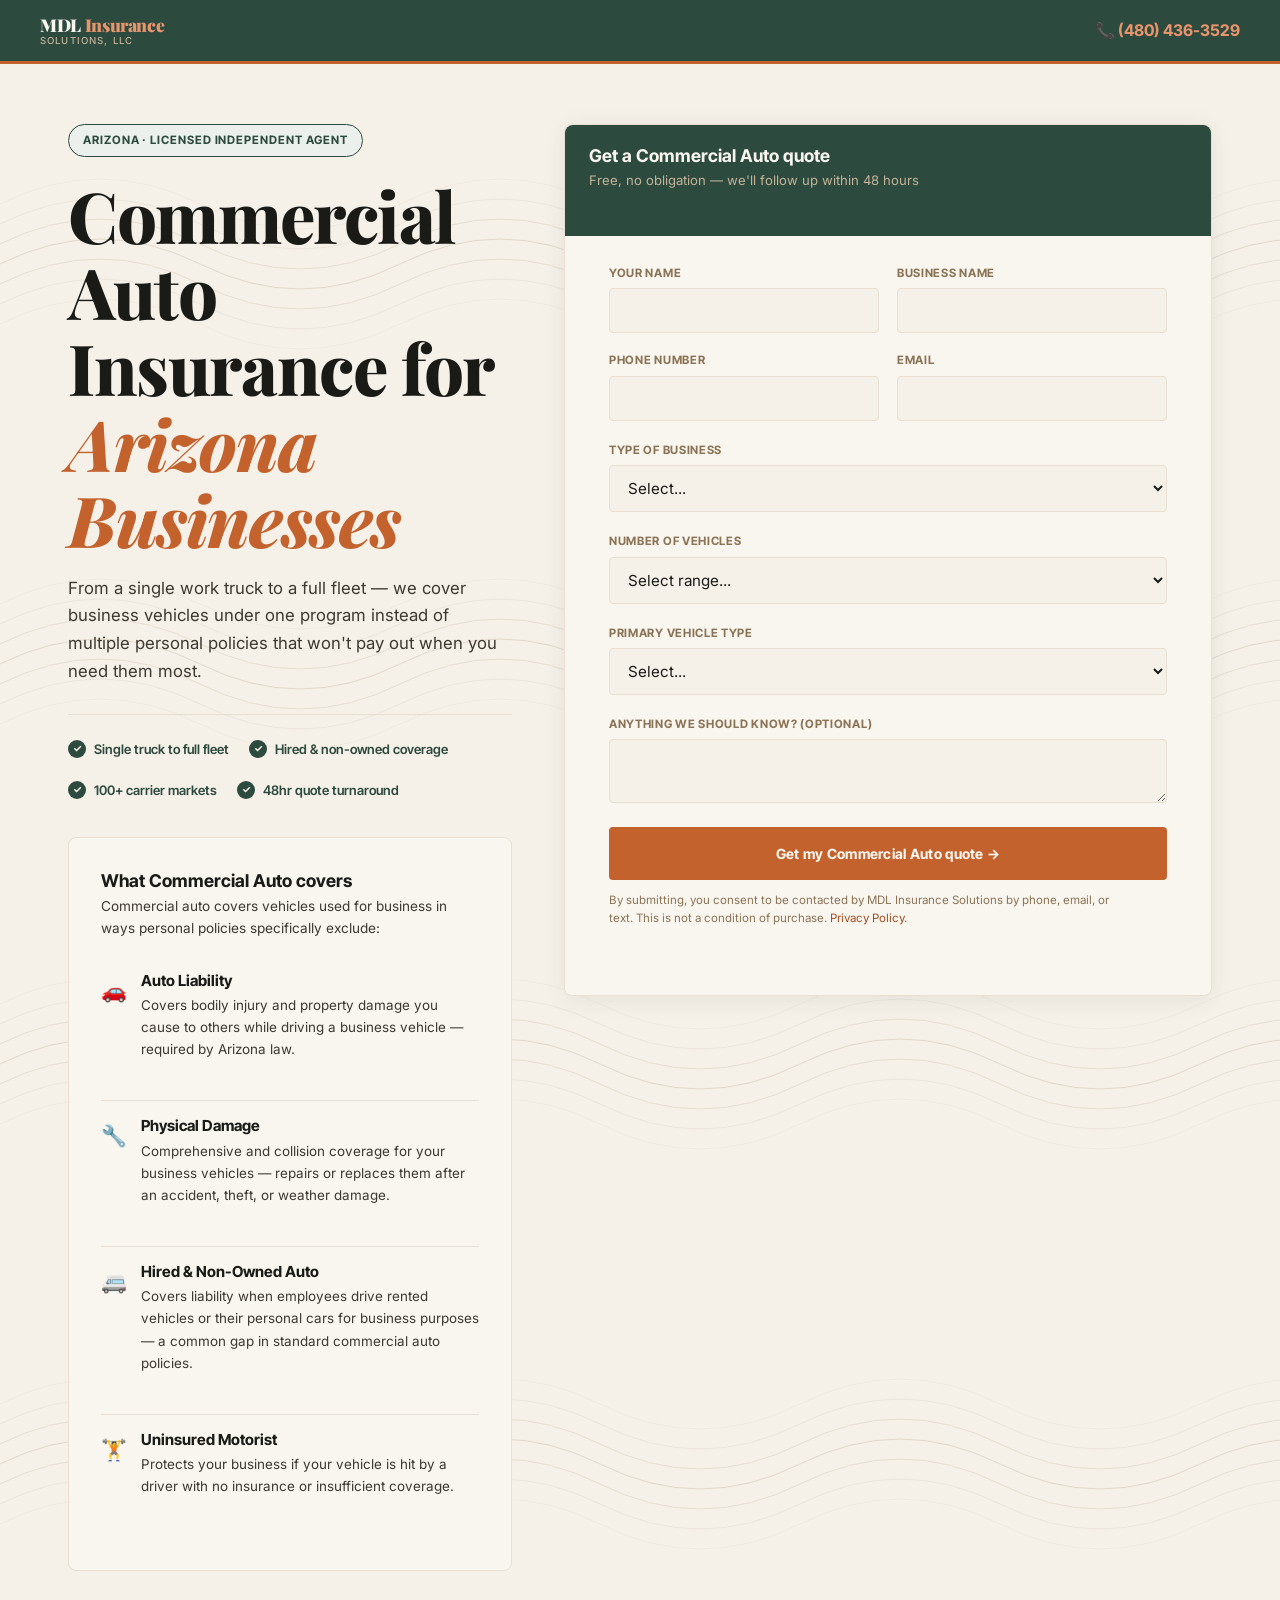
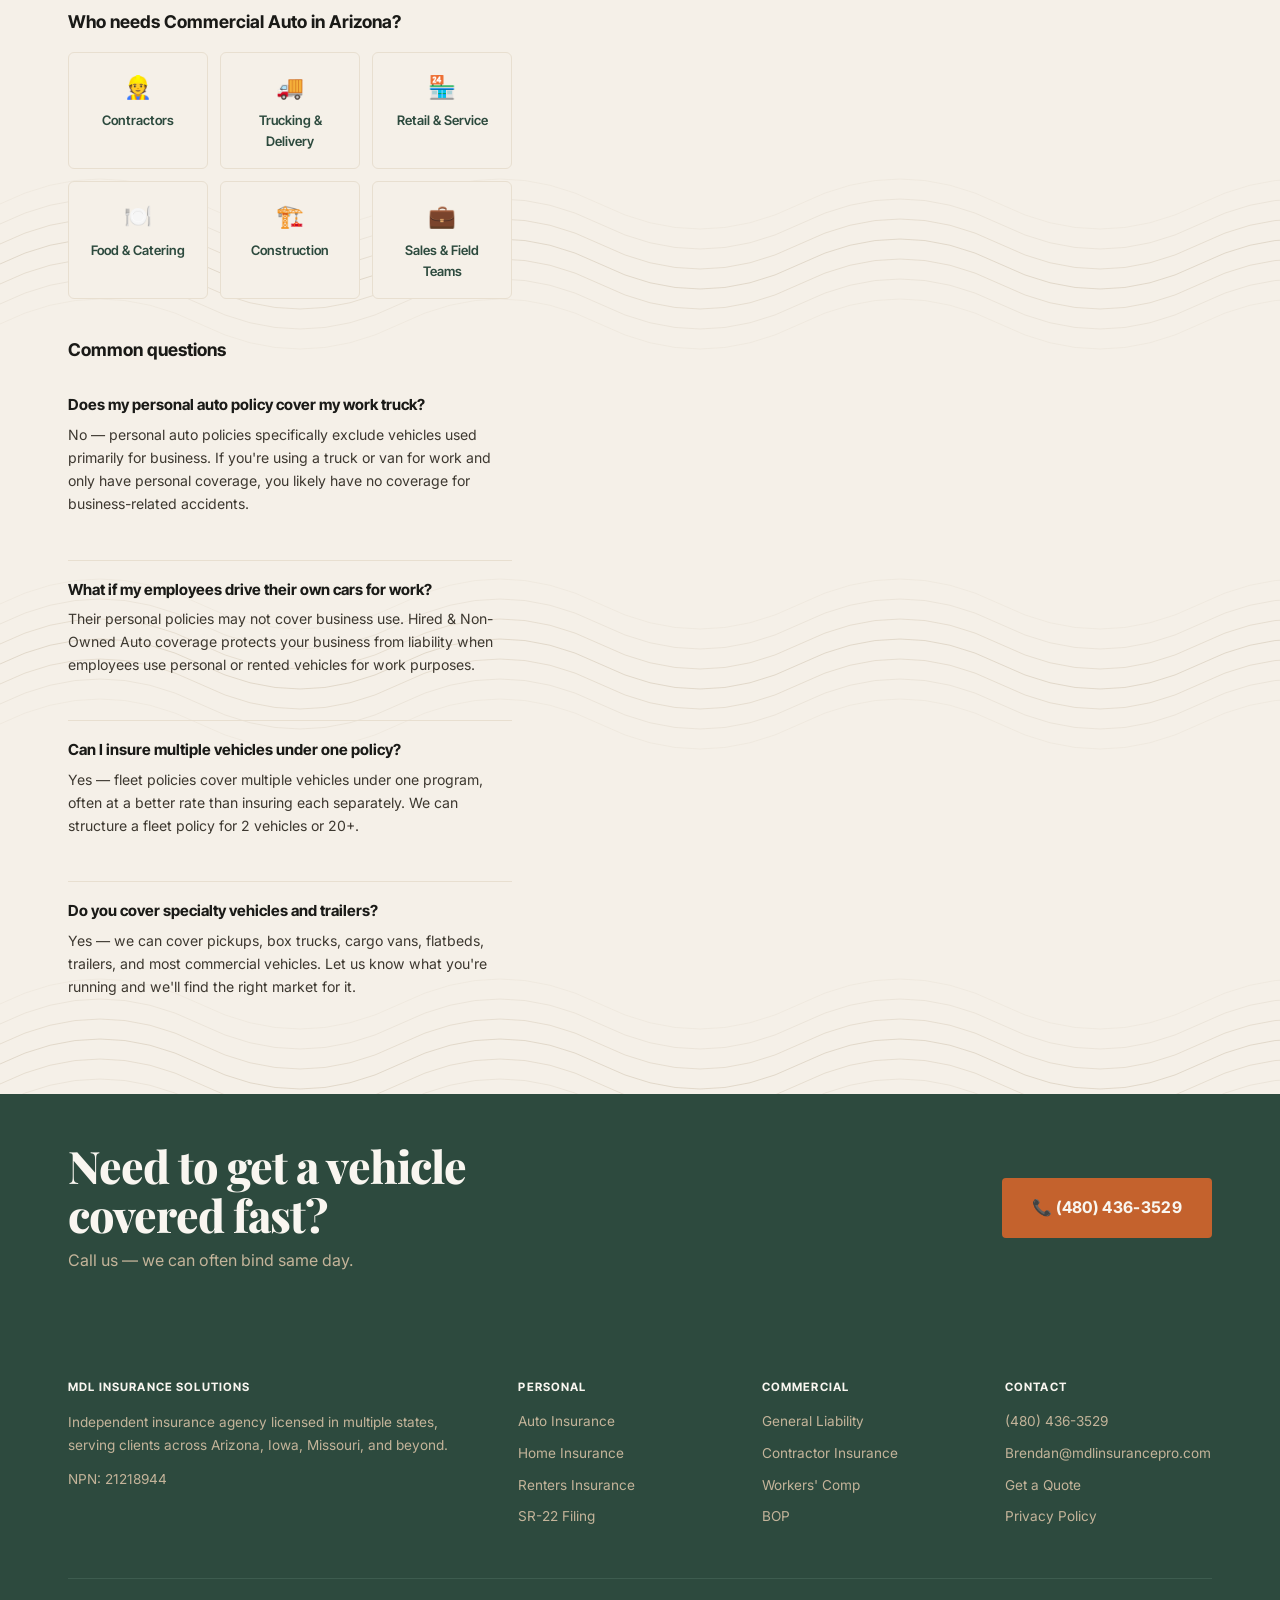
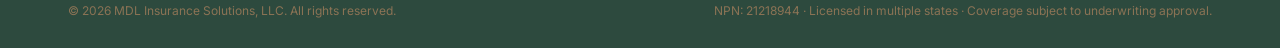
<file: commercial-auto.html>
<!DOCTYPE html>
<html lang="en">
<head>
<!-- Google tag (gtag.js) -->
<script async src="https://www.googletagmanager.com/gtag/js?id=AW-17668121322"></script>
<script>
  window.dataLayer = window.dataLayer || [];
  function gtag(){dataLayer.push(arguments);}
  gtag('js', new Date());
  gtag('config', 'AW-17668121322');
</script>
<meta charset="UTF-8">
<meta name="viewport" content="width=device-width, initial-scale=1.0">
<title>Commercial Auto Insurance Arizona — MDL Insurance Solutions</title>
<meta name="description" content="Commercial auto insurance for Arizona businesses and fleets. Single trucks to full fleets. Fast quotes, hired & non-owned coverage. Call (480) 436-3529.">
<link rel="stylesheet" href="styles.css">
<style>
  .lp-header { background: var(--sage); border-bottom: 3px solid var(--terracotta); padding: 16px 28px; }
  .lp-header-inner { max-width: 1200px; margin: 0 auto; display: flex; justify-content: space-between; align-items: center; }
  .lp-phone { font-family: var(--font-tight); font-weight: 700; font-size: 1rem; color: var(--paper); }
  .lp-phone span { color: var(--terracotta-light); }
  .hero-lp { padding: 60px 0 52px; }
  .hero-lp-inner { display: grid; grid-template-columns: 1.1fr 1fr; gap: 52px; align-items: start; }
  .badge { display: inline-flex; align-items: center; gap: 8px; background: var(--sage-pale); border: 1px solid var(--sage); color: var(--sage); font-family: var(--font-tight); font-size: 0.72rem; font-weight: 700; letter-spacing: 0.08em; text-transform: uppercase; padding: 6px 14px; border-radius: 999px; margin-bottom: 20px; }
  .hero-lp h1 { margin-bottom: 18px; }
  .hero-lp h1 em { font-style: italic; color: var(--terracotta); }
  .hero-lp p { font-size: 1.05rem; margin-bottom: 24px; max-width: 500px; }
  .trust-row { display: flex; gap: 20px; flex-wrap: wrap; margin-top: 28px; padding-top: 24px; border-top: 1px solid var(--sand-dark); }
  .trust-pill { display: flex; align-items: center; gap: 8px; font-family: var(--font-tight); font-size: 0.82rem; font-weight: 600; color: var(--sage); }
  .trust-pill::before { content: '✓'; background: var(--sage); color: var(--paper); width: 18px; height: 18px; border-radius: 50%; display: flex; align-items: center; justify-content: center; font-size: 0.65rem; font-weight: 700; flex-shrink: 0; }
  .what-it-covers { background: var(--paper); border-radius: 8px; padding: 32px; border: 1px solid var(--sand-dark); margin-top: 32px; }
  .cover-item { display: flex; gap: 14px; padding: 16px 0; border-bottom: 1px solid var(--sand-dark); }
  .cover-item:last-child { border-bottom: none; }
  .cover-icon { font-size: 1.3rem; flex-shrink: 0; margin-top: 2px; }
  .cover-item h4 { margin-bottom: 4px; font-size: 0.95rem; }
  .cover-item p { font-size: 0.84rem; }
  .who-needs { display: grid; grid-template-columns: repeat(3, 1fr); gap: 12px; margin-top: 20px; }
  .who-card { background: var(--sand); border: 1px solid var(--sand-dark); border-radius: 6px; padding: 16px; text-align: center; font-family: var(--font-tight); font-size: 0.82rem; font-weight: 600; color: var(--sage); }
  .who-card .who-icon { font-size: 1.4rem; display: block; margin-bottom: 6px; }
  .sticky-cta { position: sticky; top: 80px; }
  .form-header { background: var(--sage); padding: 20px 24px; border-radius: 8px 8px 0 0; margin: -44px -44px 28px -44px; }
  .form-header h3 { color: var(--paper); font-size: 1.1rem; margin-bottom: 4px; }
  .form-header p { color: var(--taupe-light); font-size: 0.82rem; }
  .faq-item { padding: 20px 0; border-bottom: 1px solid var(--sand-dark); }
  .faq-item:last-child { border-bottom: none; }
  .faq-item h4 { margin-bottom: 8px; font-size: 0.95rem; }
  .faq-item p { font-size: 0.88rem; }
  @media (max-width: 860px) { .hero-lp-inner { grid-template-columns: 1fr; } .sticky-cta { position: static; } .who-needs { grid-template-columns: repeat(2, 1fr); } }
</style>
</head>
<body>

<div class="lp-header">
  <div class="lp-header-inner">
    <a href="index.html" class="logo" style="font-size:1.1rem;">MDL <span>Insurance</span><small>Solutions, LLC</small></a>
    <a href="tel:+14804363529" class="lp-phone">📞 <span>(480) 436-3529</span></a>
  </div>
</div>

<section class="hero-lp topo-bg">
  <div class="wrap">
    <div class="hero-lp-inner">
      <div>
        <div class="badge">Arizona · Licensed Independent Agent</div>
        <h1>Commercial Auto<br>Insurance for<br><em>Arizona Businesses</em></h1>
        <p>From a single work truck to a full fleet — we cover business vehicles under one program instead of multiple personal policies that won't pay out when you need them most.</p>

        <div class="trust-row">
          <div class="trust-pill">Single truck to full fleet</div>
          <div class="trust-pill">Hired & non-owned coverage</div>
          <div class="trust-pill">100+ carrier markets</div>
          <div class="trust-pill">48hr quote turnaround</div>
        </div>

        <div class="what-it-covers" style="margin-top:36px;">
          <h3 style="margin-bottom:4px;">What Commercial Auto covers</h3>
          <p style="font-size:0.85rem; margin-bottom:16px;">Commercial auto covers vehicles used for business in ways personal policies specifically exclude:</p>
          <div class="cover-item">
            <div class="cover-icon">🚗</div>
            <div>
              <h4>Auto Liability</h4>
              <p>Covers bodily injury and property damage you cause to others while driving a business vehicle — required by Arizona law.</p>
            </div>
          </div>
          <div class="cover-item">
            <div class="cover-icon">🔧</div>
            <div>
              <h4>Physical Damage</h4>
              <p>Comprehensive and collision coverage for your business vehicles — repairs or replaces them after an accident, theft, or weather damage.</p>
            </div>
          </div>
          <div class="cover-item">
            <div class="cover-icon">🚐</div>
            <div>
              <h4>Hired & Non-Owned Auto</h4>
              <p>Covers liability when employees drive rented vehicles or their personal cars for business purposes — a common gap in standard commercial auto policies.</p>
            </div>
          </div>
          <div class="cover-item">
            <div class="cover-icon">🏋️</div>
            <div>
              <h4>Uninsured Motorist</h4>
              <p>Protects your business if your vehicle is hit by a driver with no insurance or insufficient coverage.</p>
            </div>
          </div>
        </div>

        <div style="margin-top:40px;">
          <h3 style="margin-bottom:16px;">Who needs Commercial Auto in Arizona?</h3>
          <div class="who-needs">
            <div class="who-card"><span class="who-icon">👷</span>Contractors</div>
            <div class="who-card"><span class="who-icon">🚚</span>Trucking & Delivery</div>
            <div class="who-card"><span class="who-icon">🏪</span>Retail & Service</div>
            <div class="who-card"><span class="who-icon">🍽️</span>Food & Catering</div>
            <div class="who-card"><span class="who-icon">🏗️</span>Construction</div>
            <div class="who-card"><span class="who-icon">💼</span>Sales & Field Teams</div>
          </div>
        </div>

        <div style="margin-top:40px;">
          <h3 style="margin-bottom:16px;">Common questions</h3>
          <div class="faq-item">
            <h4>Does my personal auto policy cover my work truck?</h4>
            <p>No — personal auto policies specifically exclude vehicles used primarily for business. If you're using a truck or van for work and only have personal coverage, you likely have no coverage for business-related accidents.</p>
          </div>
          <div class="faq-item">
            <h4>What if my employees drive their own cars for work?</h4>
            <p>Their personal policies may not cover business use. Hired & Non-Owned Auto coverage protects your business from liability when employees use personal or rented vehicles for work purposes.</p>
          </div>
          <div class="faq-item">
            <h4>Can I insure multiple vehicles under one policy?</h4>
            <p>Yes — fleet policies cover multiple vehicles under one program, often at a better rate than insuring each separately. We can structure a fleet policy for 2 vehicles or 20+.</p>
          </div>
          <div class="faq-item">
            <h4>Do you cover specialty vehicles and trailers?</h4>
            <p>Yes — we can cover pickups, box trucks, cargo vans, flatbeds, trailers, and most commercial vehicles. Let us know what you're running and we'll find the right market for it.</p>
          </div>
        </div>
      </div>

      <div class="sticky-cta">
        <form class="form-panel" id="ca-form">
          <div class="form-header">
            <h3>Get a Commercial Auto quote</h3>
            <p>Free, no obligation — we'll follow up within 48 hours</p>
          </div>

          <div class="form-grid" style="margin-bottom:20px;">
            <div class="form-field">
              <label for="name">Your name</label>
              <input type="text" id="name" name="name" required>
            </div>
            <div class="form-field">
              <label for="business">Business name</label>
              <input type="text" id="business" name="business" required>
            </div>
            <div class="form-field">
              <label for="phone">Phone number</label>
              <input type="tel" id="phone" name="phone" required>
            </div>
            <div class="form-field">
              <label for="email">Email</label>
              <input type="email" id="email" name="email" required>
            </div>
          </div>

          <div class="form-field" style="margin-bottom:20px;">
            <label for="business_type">Type of business</label>
            <select id="business_type" name="business_type" required>
              <option value="">Select...</option>
              <option>Contractor / Trade</option>
              <option>Trucking / Delivery</option>
              <option>Food & Catering</option>
              <option>Retail / Service</option>
              <option>Construction</option>
              <option>Sales / Field Team</option>
              <option>Other</option>
            </select>
          </div>

          <div class="form-field" style="margin-bottom:20px;">
            <label for="vehicles">Number of vehicles</label>
            <select id="vehicles" name="vehicles" required>
              <option value="">Select range...</option>
              <option>1</option>
              <option>2 – 5</option>
              <option>6 – 10</option>
              <option>11 – 25</option>
              <option>25+</option>
            </select>
          </div>

          <div class="form-field" style="margin-bottom:20px;">
            <label for="vehicle_type">Primary vehicle type</label>
            <select id="vehicle_type" name="vehicle_type">
              <option value="">Select...</option>
              <option>Pickup trucks</option>
              <option>Cargo vans</option>
              <option>Box trucks</option>
              <option>Flatbed trucks</option>
              <option>Trailers</option>
              <option>Mixed fleet</option>
              <option>Other</option>
            </select>
          </div>

          <div class="form-field" style="margin-bottom:24px;">
            <label for="notes">Anything we should know? (optional)</label>
            <textarea id="notes" name="notes" rows="2" style="font-family:var(--font-body); padding:12px 14px; border:1.5px solid var(--sand-dark); background:var(--sand); border-radius:var(--radius);"></textarea>
          </div>

          <button type="submit" class="btn btn-primary" style="width:100%; justify-content:center; padding:16px;">Get my Commercial Auto quote →</button>
          <p style="font-size:0.72rem; color:var(--taupe); margin-top:12px; line-height:1.5;">By submitting, you consent to be contacted by MDL Insurance Solutions by phone, email, or text. This is not a condition of purchase. <a href="privacy.html" style="color:var(--terracotta-dark);">Privacy Policy</a>.</p>
        </form>

        <div id="ca-success" style="display:none; text-align:center; padding:40px 20px; background:var(--paper); border-radius:8px; border:1px solid var(--sand-dark);">
          <div style="font-size:2.5rem; margin-bottom:16px;">✅</div>
          <h3 style="margin-bottom:10px;">Got it — we're on it.</h3>
          <p style="font-size:0.9rem;">We'll follow up within 48 hours with commercial auto options for your business. Need it faster? Call <a href="tel:+14804363529" style="color:var(--terracotta-dark); font-weight:700;">(480) 436-3529</a>.</p>
        </div>
      </div>
    </div>
  </div>
</section>

<section class="sage-bg" style="padding:48px 0;">
  <div class="wrap">
    <div class="flex-between">
      <div>
        <h2 style="color:var(--paper); max-width:420px;">Need to get a vehicle covered fast?</h2>
        <p style="margin-top:8px;">Call us — we can often bind same day.</p>
      </div>
      <a href="tel:+14804363529" class="btn btn-primary" style="font-size:1rem;">📞 (480) 436-3529</a>
    </div>
  </div>
</section>

<footer>
  <div class="wrap">
    <div class="footer-grid">
      <div class="footer-col">
        <h4>MDL Insurance Solutions</h4>
        <p>Independent insurance agency licensed in multiple states, serving clients across Arizona, Iowa, Missouri, and beyond.</p>
        <p style="margin-top:12px;">NPN: 21218944</p>
      </div>
      <div class="footer-col">
        <h4>Personal</h4>
        <a href="personal.html">Auto Insurance</a>
        <a href="personal.html">Home Insurance</a>
        <a href="personal.html">Renters Insurance</a>
        <a href="personal.html">SR-22 Filing</a>
      </div>
      <div class="footer-col">
        <h4>Commercial</h4>
        <a href="commercial.html">General Liability</a>
        <a href="commercial.html">Contractor Insurance</a>
        <a href="commercial.html">Workers' Comp</a>
        <a href="commercial.html">BOP</a>
      </div>
      <div class="footer-col">
        <h4>Contact</h4>
        <a href="tel:+14804363529">(480) 436-3529</a>
        <a href="mailto:Brendan@mdlinsurancepro.com">Brendan@mdlinsurancepro.com</a>
        <a href="quote.html">Get a Quote</a>
        <a href="privacy.html">Privacy Policy</a>
      </div>
    </div>
    <div class="footer-bottom">
      <span>© 2026 MDL Insurance Solutions, LLC. All rights reserved.</span>
      <span>NPN: 21218944 · Licensed in multiple states · Coverage subject to underwriting approval.</span>
    </div>
  </div>
</footer>

<script>
document.getElementById('ca-form').addEventListener('submit', async function(e) {
  e.preventDefault();
  var form = this;
  var submitBtn = form.querySelector('button[type="submit"]');
  submitBtn.textContent = 'Sending...';
  submitBtn.disabled = true;

  var payload = {
    access_key: 'ec1e66be-d7bb-4315-ad79-1dcffc0374ff',
    subject: 'Commercial Auto Quote Request — MDL Insurance Solutions',
    from_name: 'MDL Insurance Solutions Commercial Auto Page',
    name:          form.querySelector('#name').value,
    email:         form.querySelector('#email').value,
    phone:         form.querySelector('#phone').value,
    business:      form.querySelector('#business').value,
    business_type: form.querySelector('#business_type').value,
    vehicles:      form.querySelector('#vehicles').value,
    vehicle_type:  form.querySelector('#vehicle_type').value,
    notes:         form.querySelector('#notes').value || 'None',
    source:        'Commercial Auto Landing Page — Arizona'
  };

  try {
    var res = await fetch('https://api.web3forms.com/submit', {
      method: 'POST',
      headers: { 'Content-Type': 'application/json', 'Accept': 'application/json' },
      body: JSON.stringify(payload)
    });
    var data = await res.json();
    if (data.success) {
      gtag_report_conversion();
      form.style.display = 'none';
      document.getElementById('ca-success').style.display = 'block';
      window.scrollTo({ top: 0, behavior: 'smooth' });
    } else { throw new Error(data.message); }
  } catch (err) {
    submitBtn.textContent = 'Something went wrong — please call (480) 436-3529';
    submitBtn.style.background = 'var(--sage)';
    submitBtn.disabled = false;
  }
});
</script>


<!-- Google Ads Conversion Tracking -->
<script>
function gtag_report_conversion() {
  gtag('event', 'conversion', {
    'send_to': 'AW-17668121322/lffrCNrJ_ugcEOrF6OhB'
  });
  return false;
}
</script>

</body>
</html>
</file>
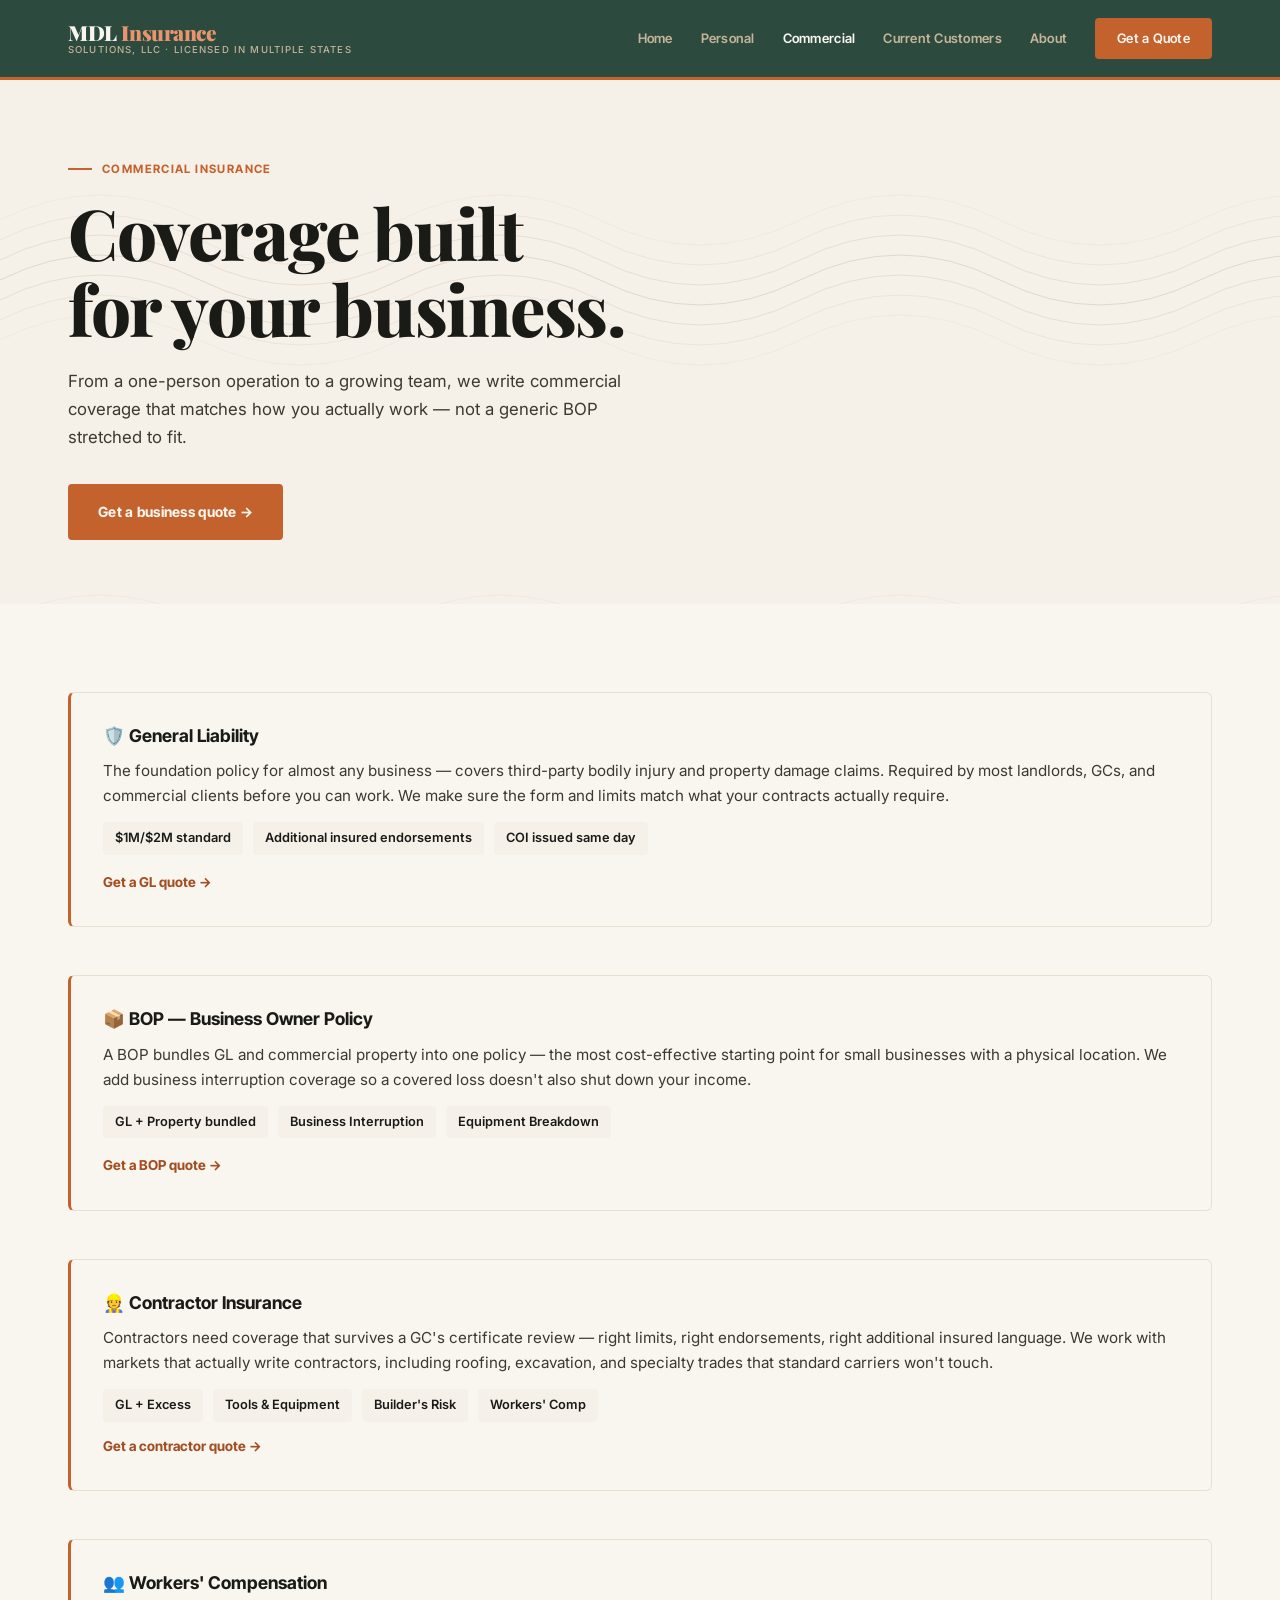
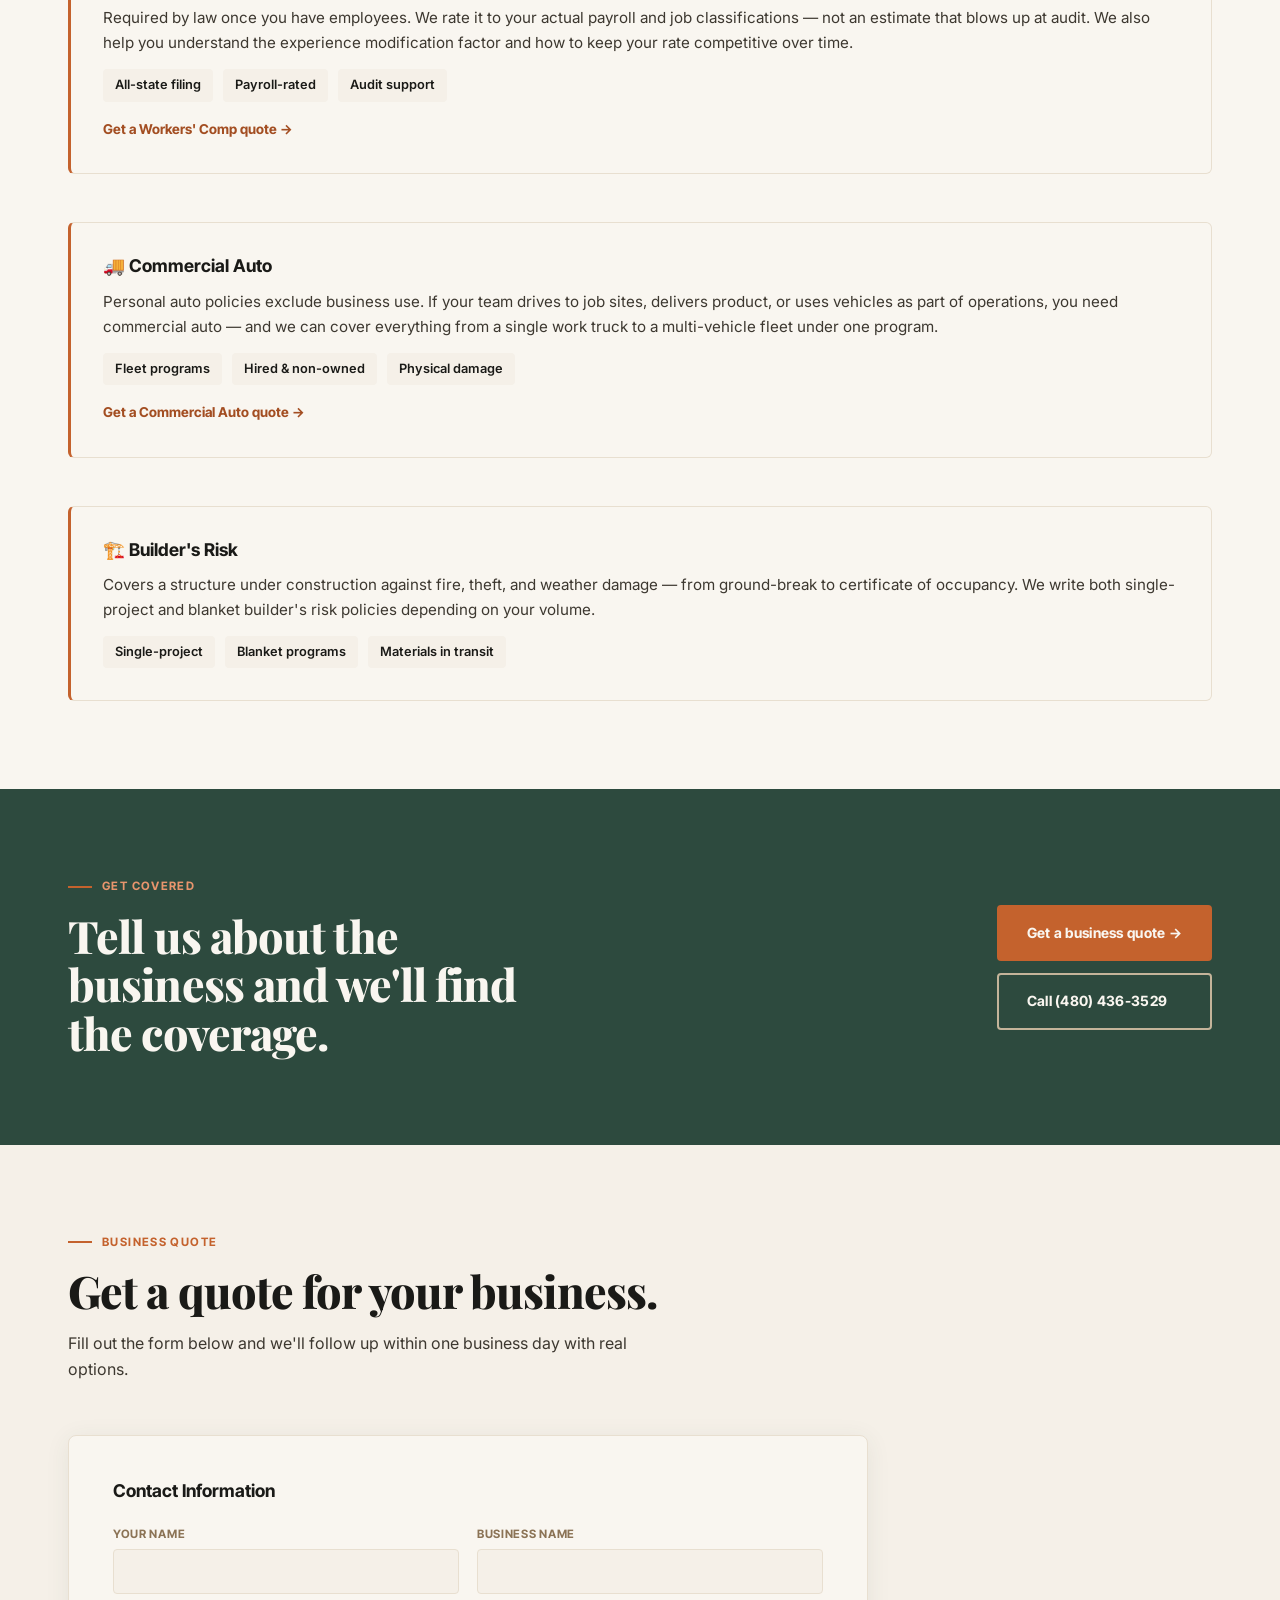
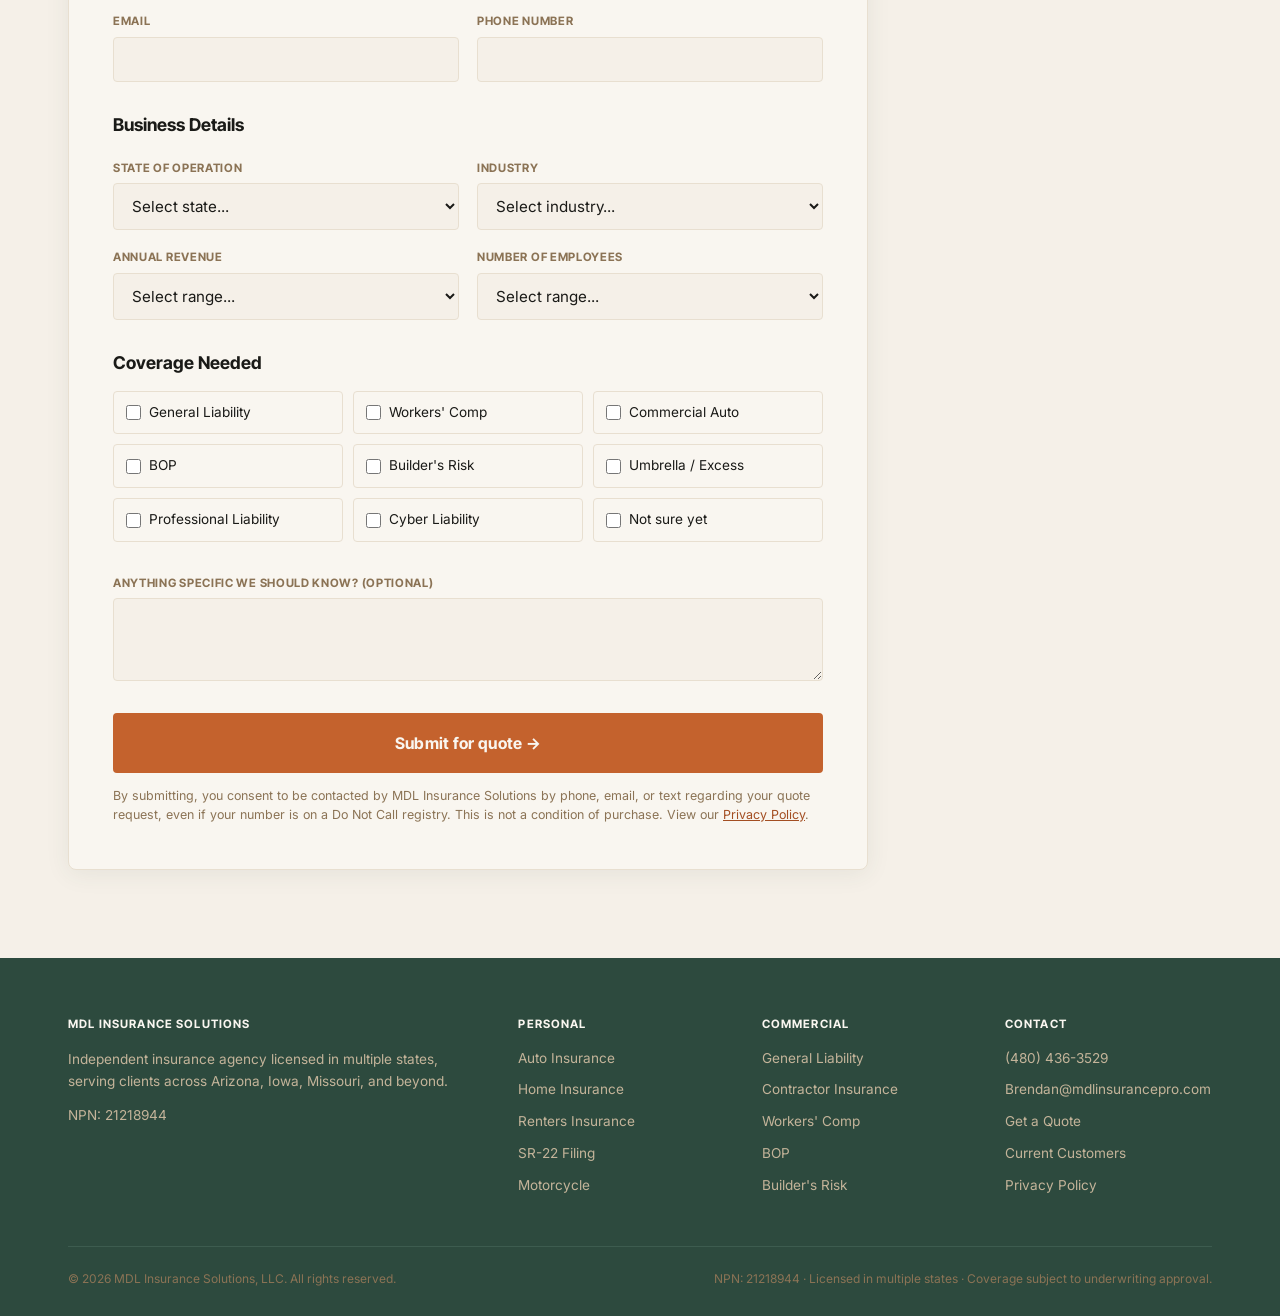
<file: commercial.html>
<!DOCTYPE html>
<html lang="en">
<head>
<!-- Google tag (gtag.js) -->
<script async src="https://www.googletagmanager.com/gtag/js?id=AW-17668121322"></script>
<script>
  window.dataLayer = window.dataLayer || [];
  function gtag(){dataLayer.push(arguments);}
  gtag('js', new Date());
  gtag('config', 'AW-17668121322');
</script>
<meta charset="UTF-8">
<meta name="viewport" content="width=device-width, initial-scale=1.0">
<title>Commercial Insurance — MDL Insurance Solutions</title>
<meta name="description" content="Business insurance for contractors, small businesses, and growing companies. GL, workers comp, BOP, builder's risk, and more.">
<link rel="stylesheet" href="styles.css">
</head>
<body>

<header>
  <div class="header-inner">
    <a href="index.html" class="logo">MDL <span>Insurance</span><small>Solutions, LLC · Licensed in Multiple States</small></a>
    <nav>
      <a href="index.html">Home</a>
      <a href="personal.html">Personal</a>
      <a href="commercial.html" class="active">Commercial</a>
      <a href="customers.html">Current Customers</a>
      <a href="about.html">About</a>
      <a href="quote.html" class="nav-cta">Get a Quote</a>
    </nav>
    <button class="mobile-toggle" aria-label="Open menu" aria-expanded="false">≡</button>
  </div>
  <div class="mobile-nav" id="mobile-nav">
    <a href="index.html">Home</a>
    <a href="personal.html">Personal</a>
    <a href="commercial.html" class="active">Commercial</a>
    <a href="customers.html">Current Customers</a>
    <a href="about.html">About</a>
    <a href="quote.html" class="nav-cta">Get a Quote</a>
  </div>
</header>

<section class="hero topo-bg" style="padding-bottom:64px;">
  <div class="wrap">
    <div class="label">Commercial Insurance</div>
    <h1>Coverage built<br>for your business.</h1>
    <p style="max-width:560px; margin-top:18px; font-size:1.05rem;">From a one-person operation to a growing team, we write commercial coverage that matches how you actually work — not a generic BOP stretched to fit.</p>
    <div style="margin-top:28px;">
      <a href="#biz-quote" class="btn btn-primary">Get a business quote →</a>
    </div>
  </div>
</section>

<section class="paper-bg">
  <div class="wrap">

    <div class="testimonial" style="margin-bottom:48px; border-left:3px solid var(--terracotta);">
      <h3 style="margin-bottom:12px;">🛡️ General Liability</h3>
      <p style="font-style:normal; margin-bottom:14px;">The foundation policy for almost any business — covers third-party bodily injury and property damage claims. Required by most landlords, GCs, and commercial clients before you can work. We make sure the form and limits match what your contracts actually require.</p>
      <div style="display:flex; gap:10px; flex-wrap:wrap; margin-bottom:14px;">
        <span style="font-size:0.8rem; background:var(--sand); padding:6px 12px; border-radius:4px; font-weight:600;">$1M/$2M standard</span>
        <span style="font-size:0.8rem; background:var(--sand); padding:6px 12px; border-radius:4px; font-weight:600;">Additional insured endorsements</span>
        <span style="font-size:0.8rem; background:var(--sand); padding:6px 12px; border-radius:4px; font-weight:600;">COI issued same day</span>
      </div>
      <a href="general-liability.html" style="color:var(--terracotta-dark); font-family:var(--font-tight); font-weight:700; font-size:0.85rem;">Get a GL quote →</a>
    </div>

    <div class="testimonial" style="margin-bottom:48px; border-left:3px solid var(--terracotta);">
      <h3 style="margin-bottom:12px;">📦 BOP — Business Owner Policy</h3>
      <p style="font-style:normal; margin-bottom:14px;">A BOP bundles GL and commercial property into one policy — the most cost-effective starting point for small businesses with a physical location. We add business interruption coverage so a covered loss doesn't also shut down your income.</p>
      <div style="display:flex; gap:10px; flex-wrap:wrap; margin-bottom:14px;">
        <span style="font-size:0.8rem; background:var(--sand); padding:6px 12px; border-radius:4px; font-weight:600;">GL + Property bundled</span>
        <span style="font-size:0.8rem; background:var(--sand); padding:6px 12px; border-radius:4px; font-weight:600;">Business Interruption</span>
        <span style="font-size:0.8rem; background:var(--sand); padding:6px 12px; border-radius:4px; font-weight:600;">Equipment Breakdown</span>
      </div>
      <a href="bop.html" style="color:var(--terracotta-dark); font-family:var(--font-tight); font-weight:700; font-size:0.85rem;">Get a BOP quote →</a>
    </div>

    <div class="testimonial" style="margin-bottom:48px; border-left:3px solid var(--terracotta);">
      <h3 style="margin-bottom:12px;">👷 Contractor Insurance</h3>
      <p style="font-style:normal; margin-bottom:14px;">Contractors need coverage that survives a GC's certificate review — right limits, right endorsements, right additional insured language. We work with markets that actually write contractors, including roofing, excavation, and specialty trades that standard carriers won't touch.</p>
      <div style="display:flex; gap:10px; flex-wrap:wrap;">
        <span style="font-size:0.8rem; background:var(--sand); padding:6px 12px; border-radius:4px; font-weight:600;">GL + Excess</span>
        <span style="font-size:0.8rem; background:var(--sand); padding:6px 12px; border-radius:4px; font-weight:600;">Tools &amp; Equipment</span>
        <span style="font-size:0.8rem; background:var(--sand); padding:6px 12px; border-radius:4px; font-weight:600;">Builder's Risk</span>
        <span style="font-size:0.8rem; background:var(--sand); padding:6px 12px; border-radius:4px; font-weight:600;">Workers' Comp</span>
      </div>
      <a href="contractors-insurance.html" style="color:var(--terracotta-dark); font-family:var(--font-tight); font-weight:700; font-size:0.85rem; display:inline-block; margin-top:14px;">Get a contractor quote →</a>
    </div>

    <div class="testimonial" style="margin-bottom:48px; border-left:3px solid var(--terracotta);">
      <h3 style="margin-bottom:12px;">👥 Workers' Compensation</h3>
      <p style="font-style:normal; margin-bottom:14px;">Required by law once you have employees. We rate it to your actual payroll and job classifications — not an estimate that blows up at audit. We also help you understand the experience modification factor and how to keep your rate competitive over time.</p>
      <div style="display:flex; gap:10px; flex-wrap:wrap; margin-bottom:14px;">
        <span style="font-size:0.8rem; background:var(--sand); padding:6px 12px; border-radius:4px; font-weight:600;">All-state filing</span>
        <span style="font-size:0.8rem; background:var(--sand); padding:6px 12px; border-radius:4px; font-weight:600;">Payroll-rated</span>
        <span style="font-size:0.8rem; background:var(--sand); padding:6px 12px; border-radius:4px; font-weight:600;">Audit support</span>
      </div>
      <a href="workers-comp.html" style="color:var(--terracotta-dark); font-family:var(--font-tight); font-weight:700; font-size:0.85rem;">Get a Workers' Comp quote →</a>
    </div>

    <div class="testimonial" style="margin-bottom:48px; border-left:3px solid var(--terracotta);">
      <h3 style="margin-bottom:12px;">🚚 Commercial Auto</h3>
      <p style="font-style:normal; margin-bottom:14px;">Personal auto policies exclude business use. If your team drives to job sites, delivers product, or uses vehicles as part of operations, you need commercial auto — and we can cover everything from a single work truck to a multi-vehicle fleet under one program.</p>
      <div style="display:flex; gap:10px; flex-wrap:wrap; margin-bottom:14px;">
        <span style="font-size:0.8rem; background:var(--sand); padding:6px 12px; border-radius:4px; font-weight:600;">Fleet programs</span>
        <span style="font-size:0.8rem; background:var(--sand); padding:6px 12px; border-radius:4px; font-weight:600;">Hired &amp; non-owned</span>
        <span style="font-size:0.8rem; background:var(--sand); padding:6px 12px; border-radius:4px; font-weight:600;">Physical damage</span>
      </div>
      <a href="commercial-auto.html" style="color:var(--terracotta-dark); font-family:var(--font-tight); font-weight:700; font-size:0.85rem;">Get a Commercial Auto quote →</a>
    </div>

    <div class="testimonial" style="border-left:3px solid var(--terracotta);">
      <h3 style="margin-bottom:12px;">🏗️ Builder's Risk</h3>
      <p style="font-style:normal; margin-bottom:14px;">Covers a structure under construction against fire, theft, and weather damage — from ground-break to certificate of occupancy. We write both single-project and blanket builder's risk policies depending on your volume.</p>
      <div style="display:flex; gap:10px; flex-wrap:wrap;">
        <span style="font-size:0.8rem; background:var(--sand); padding:6px 12px; border-radius:4px; font-weight:600;">Single-project</span>
        <span style="font-size:0.8rem; background:var(--sand); padding:6px 12px; border-radius:4px; font-weight:600;">Blanket programs</span>
        <span style="font-size:0.8rem; background:var(--sand); padding:6px 12px; border-radius:4px; font-weight:600;">Materials in transit</span>
      </div>
    </div>

  </div>
</section>

<section class="sage-bg">
  <div class="wrap">
    <div class="flex-between">
      <div>
        <div class="label" style="color:var(--terracotta-light);">Get covered</div>
        <h2 style="max-width:460px; color:var(--paper);">Tell us about the business and we'll find the coverage.</h2>
      </div>
      <div style="display:flex; flex-direction:column; gap:12px;">
        <a href="#biz-quote" class="btn btn-primary">Get a business quote →</a>
        <a href="tel:+14804363529" class="btn btn-ghost-light">Call (480) 436-3529</a>
      </div>
    </div>
  </div>
</section>

<section id="biz-quote">
  <div class="wrap">
    <div class="section-head">
      <div class="label">Business Quote</div>
      <h2>Get a quote for your business.</h2>
      <p>Fill out the form below and we'll follow up within one business day with real options.</p>
    </div>
    <form class="form-panel" id="biz-quote-form" style="max-width:800px;">

      <h3 style="margin-bottom:24px;">Contact Information</h3>
      <div class="form-grid" style="margin-bottom:32px;">
        <div class="form-field">
          <label for="name">Your name</label>
          <input type="text" id="name" name="name" required>
        </div>
        <div class="form-field">
          <label for="business">Business name</label>
          <input type="text" id="business" name="business" required>
        </div>
        <div class="form-field">
          <label for="email">Email</label>
          <input type="email" id="email" name="email" required>
        </div>
        <div class="form-field">
          <label for="phone">Phone number</label>
          <input type="tel" id="phone" name="phone" required>
        </div>
      </div>

      <h3 style="margin-bottom:24px;">Business Details</h3>
      <div class="form-grid" style="margin-bottom:32px;">
        <div class="form-field">
          <label for="state">State of operation</label>
          <select id="state" name="state" required>
            <option value="">Select state...</option>
            <option>Arizona</option>
            <option>Iowa</option>
            <option>Missouri</option>
            <option>Other</option>
          </select>
        </div>
        <div class="form-field">
          <label for="industry">Industry</label>
          <select id="industry" name="industry" required>
            <option value="">Select industry...</option>
            <option>Construction / Contracting</option>
            <option>Transportation / Trucking</option>
            <option>Food &amp; Hospitality</option>
            <option>Professional Services</option>
            <option>Retail</option>
            <option>Care Provider / Facility</option>
            <option>Other</option>
          </select>
        </div>
        <div class="form-field">
          <label for="revenue">Annual revenue</label>
          <select id="revenue" name="revenue" required>
            <option value="">Select range...</option>
            <option>Under $100K</option>
            <option>$100K – $250K</option>
            <option>$250K – $500K</option>
            <option>$500K – $1M</option>
            <option>$1M – $5M</option>
            <option>$5M – $10M</option>
            <option>$10M+</option>
          </select>
        </div>
        <div class="form-field">
          <label for="employees">Number of employees</label>
          <select id="employees" name="employees">
            <option value="">Select range...</option>
            <option>Just me</option>
            <option>2 – 5</option>
            <option>6 – 15</option>
            <option>16 – 50</option>
            <option>50+</option>
          </select>
        </div>
      </div>

      <h3 style="margin-bottom:18px;">Coverage Needed</h3>
      <div class="checkbox-grid" style="margin-bottom:32px;">
        <label class="checkbox-item"><input type="checkbox" name="coverage" value="GL"> General Liability</label>
        <label class="checkbox-item"><input type="checkbox" name="coverage" value="WC"> Workers' Comp</label>
        <label class="checkbox-item"><input type="checkbox" name="coverage" value="Auto"> Commercial Auto</label>
        <label class="checkbox-item"><input type="checkbox" name="coverage" value="BOP"> BOP</label>
        <label class="checkbox-item"><input type="checkbox" name="coverage" value="BuildersRisk"> Builder's Risk</label>
        <label class="checkbox-item"><input type="checkbox" name="coverage" value="Umbrella"> Umbrella / Excess</label>
        <label class="checkbox-item"><input type="checkbox" name="coverage" value="ProfLiability"> Professional Liability</label>
        <label class="checkbox-item"><input type="checkbox" name="coverage" value="Cyber"> Cyber Liability</label>
        <label class="checkbox-item"><input type="checkbox" name="coverage" value="NotSure"> Not sure yet</label>
      </div>

      <div class="form-field full" style="margin-bottom:32px;">
        <label for="notes">Anything specific we should know? (optional)</label>
        <textarea id="notes" name="notes" rows="3"></textarea>
      </div>

      <button type="submit" class="btn btn-primary" style="width:100%; justify-content:center; font-size:1rem; padding:18px;">Submit for quote →</button>
      <p style="font-size:0.78rem; color:var(--taupe); margin-top:14px; line-height:1.5;">By submitting, you consent to be contacted by MDL Insurance Solutions by phone, email, or text regarding your quote request, even if your number is on a Do Not Call registry. This is not a condition of purchase. View our <a href="privacy.html" style="color:var(--terracotta-dark); text-decoration:underline;">Privacy Policy</a>.</p>
    </form>

    <div id="biz-quote-success" style="display:none; text-align:center; padding:80px 20px; max-width:560px; margin:0 auto;">
      <div style="font-size:3rem; margin-bottom:20px;">✅</div>
      <h2 style="margin-bottom:14px;">Got it — we're on it.</h2>
      <p style="font-size:1.05rem;">Someone from MDL will follow up within one business day with real options for your business coverage. For anything urgent, call <a href="tel:+14804363529" style="color:var(--terracotta-dark); font-weight:700;">(480) 436-3529</a>.</p>
    </div>
  </div>
</section>

<footer>
  <div class="wrap">
    <div class="footer-grid">
      <div class="footer-col">
        <h4>MDL Insurance Solutions</h4>
        <p>Independent insurance agency licensed in multiple states, serving clients across Arizona, Iowa, Missouri, and beyond.</p>
        <p style="margin-top:12px;">NPN: 21218944</p>
      </div>
      <div class="footer-col">
        <h4>Personal</h4>
        <a href="personal.html">Auto Insurance</a>
        <a href="personal.html">Home Insurance</a>
        <a href="personal.html">Renters Insurance</a>
        <a href="personal.html">SR-22 Filing</a>
        <a href="personal.html">Motorcycle</a>
      </div>
      <div class="footer-col">
        <h4>Commercial</h4>
        <a href="commercial.html">General Liability</a>
        <a href="commercial.html">Contractor Insurance</a>
        <a href="commercial.html">Workers' Comp</a>
        <a href="commercial.html">BOP</a>
        <a href="commercial.html">Builder's Risk</a>
      </div>
      <div class="footer-col">
        <h4>Contact</h4>
        <a href="tel:+14804363529">(480) 436-3529</a>
        <a href="mailto:Brendan@mdlinsurancepro.com">Brendan@mdlinsurancepro.com</a>
        <a href="quote.html">Get a Quote</a>
        <a href="customers.html">Current Customers</a>
        <a href="privacy.html">Privacy Policy</a>
      </div>
    </div>
    <div class="footer-bottom">
      <span>© 2026 MDL Insurance Solutions, LLC. All rights reserved.</span>
      <span>NPN: 21218944 · Licensed in multiple states · Coverage subject to underwriting approval.</span>
    </div>
  </div>
</footer>

<script>
document.getElementById('biz-quote-form').addEventListener('submit', async function(e) {
  e.preventDefault();
  var form = this;
  var submitBtn = form.querySelector('button[type="submit"]');
  submitBtn.textContent = 'Sending...';
  submitBtn.disabled = true;

  var coverages = Array.from(form.querySelectorAll('input[name="coverage"]:checked'))
                       .map(function(cb) { return cb.value; }).join(', ') || 'None selected';

  var payload = {
    access_key: 'ec1e66be-d7bb-4315-ad79-1dcffc0374ff',
    subject: 'Business Quote Request — MDL Insurance Solutions',
    from_name: 'MDL Insurance Solutions Website',
    name:      form.querySelector('#name').value,
    email:     form.querySelector('#email').value,
    phone:     form.querySelector('#phone').value,
    business:  form.querySelector('#business').value,
    state:     form.querySelector('#state').value,
    industry:  form.querySelector('#industry').value,
    revenue:   form.querySelector('#revenue').value,
    employees: form.querySelector('#employees').value,
    coverages: coverages,
    notes:     form.querySelector('#notes').value || 'None'
  };

  try {
    var res = await fetch('https://api.web3forms.com/submit', {
      method: 'POST',
      headers: { 'Content-Type': 'application/json', 'Accept': 'application/json' },
      body: JSON.stringify(payload)
    });
    var data = await res.json();
    if (data.success) {
      form.style.display = 'none';
      document.getElementById('biz-quote-success').style.display = 'block';
      window.scrollTo({ top: 0, behavior: 'smooth' });
    } else {
      throw new Error(data.message);
    }
  } catch (err) {
    submitBtn.textContent = 'Something went wrong — please call (480) 436-3529';
    submitBtn.style.background = 'var(--sage)';
    submitBtn.disabled = false;
  }
});

(function() {
  var toggle = document.querySelector('.mobile-toggle');
  var menu = document.getElementById('mobile-nav');
  if (!toggle || !menu) return;
  toggle.addEventListener('click', function() {
    var isOpen = menu.classList.toggle('open');
    toggle.setAttribute('aria-expanded', isOpen ? 'true' : 'false');
    toggle.textContent = isOpen ? '×' : '≡';
  });
})();
</script>

</body>
</html>
</file>
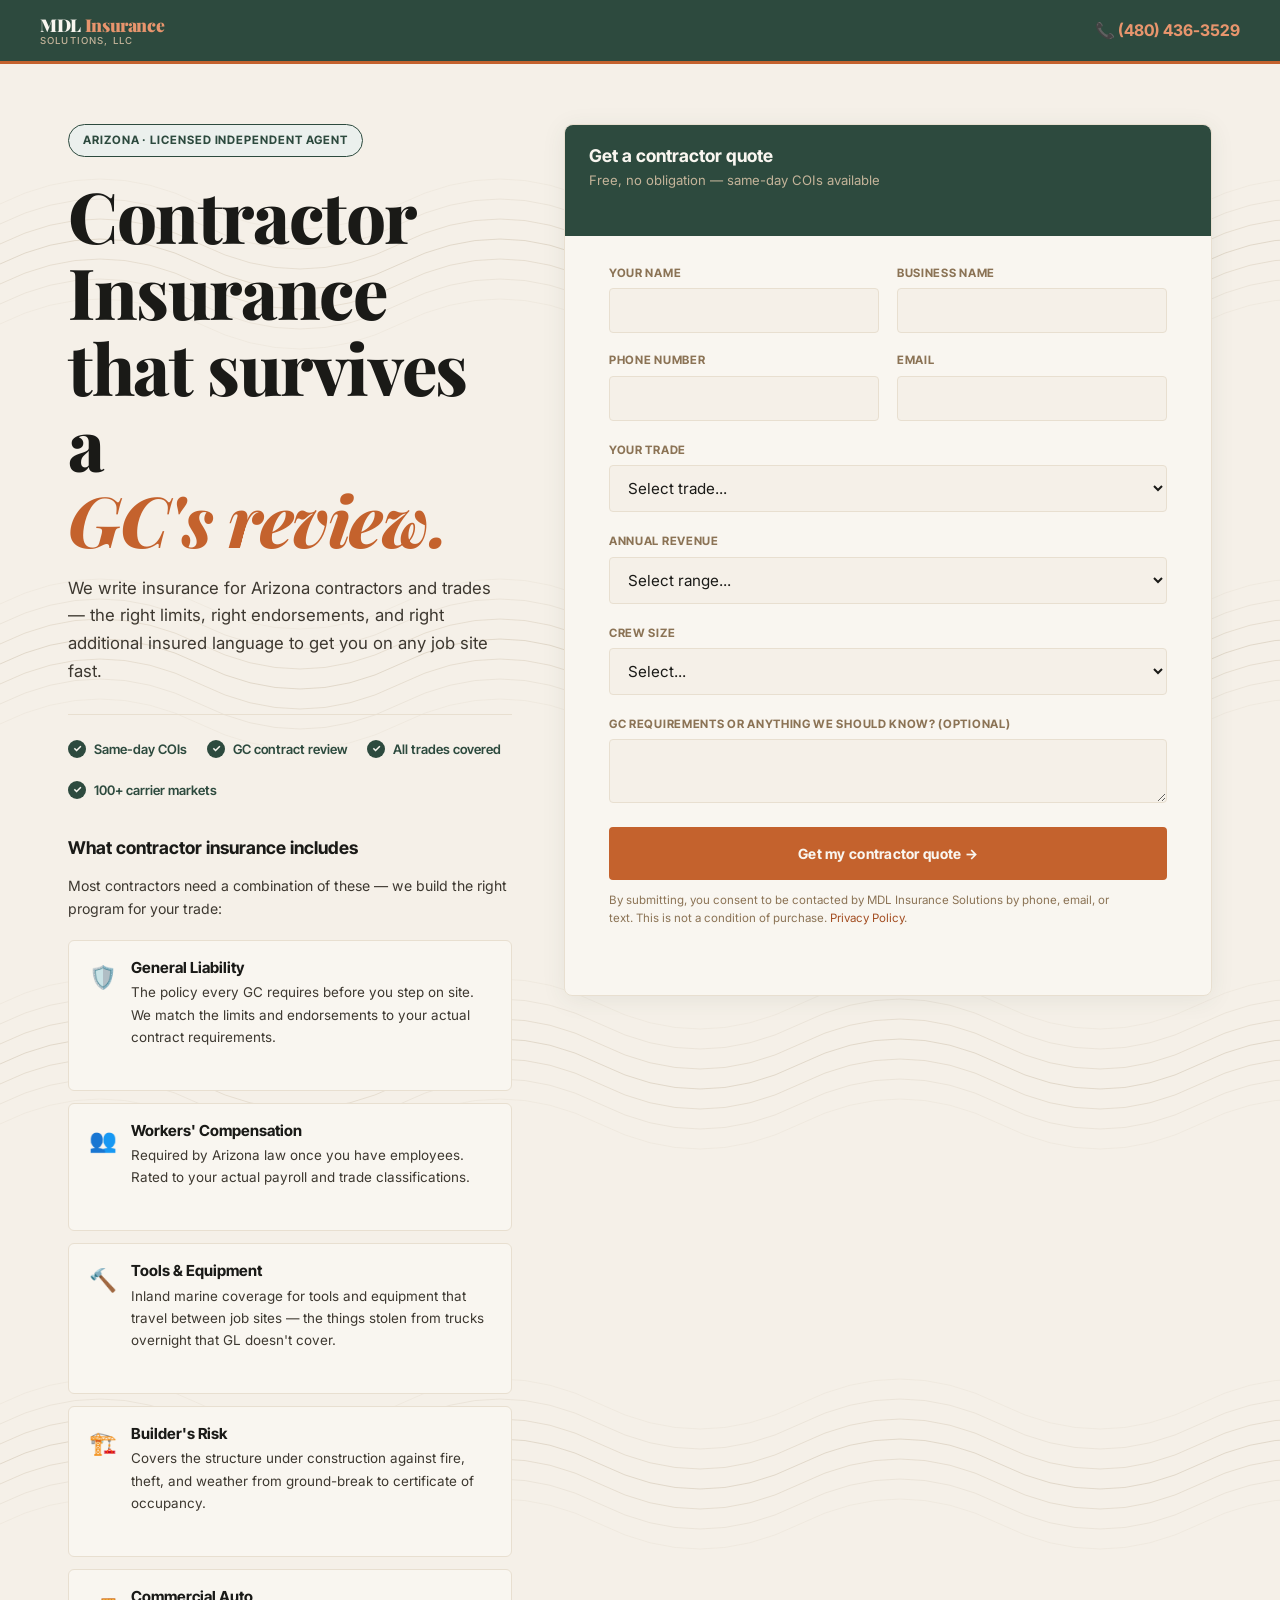
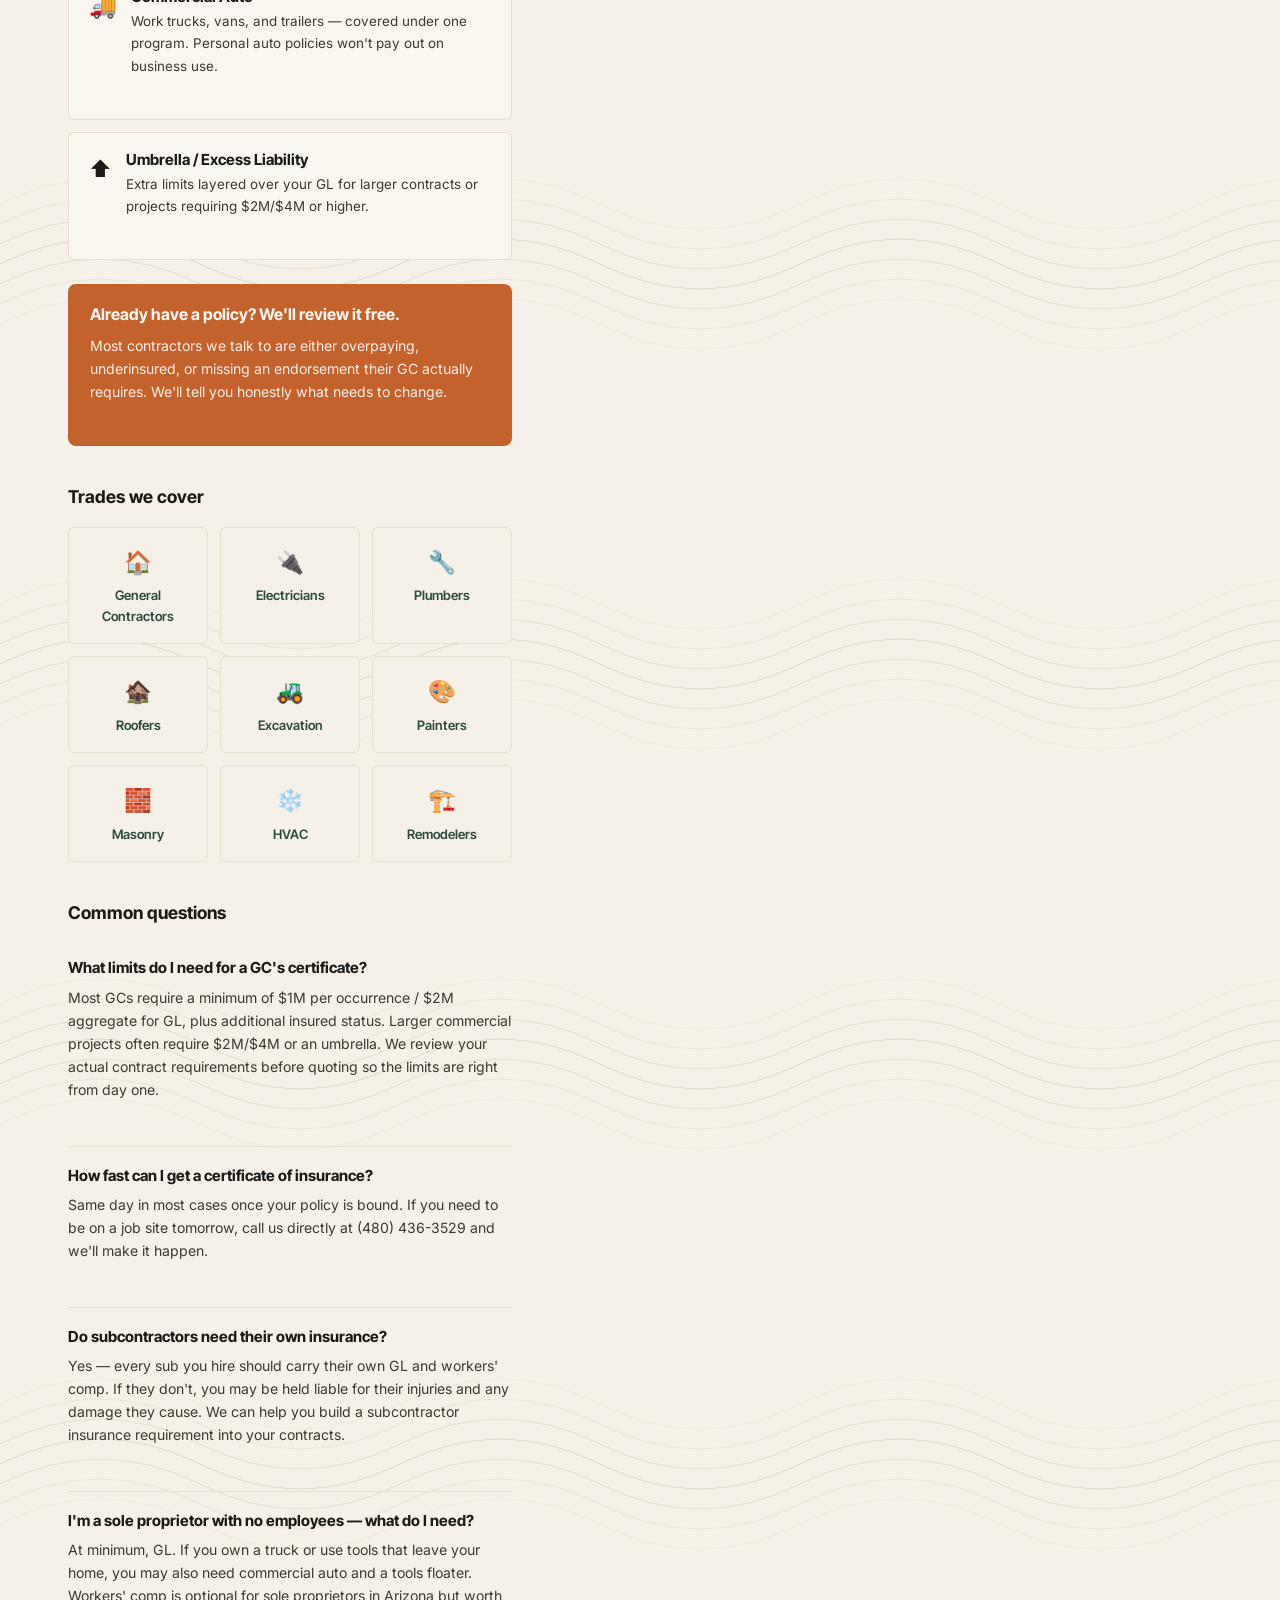
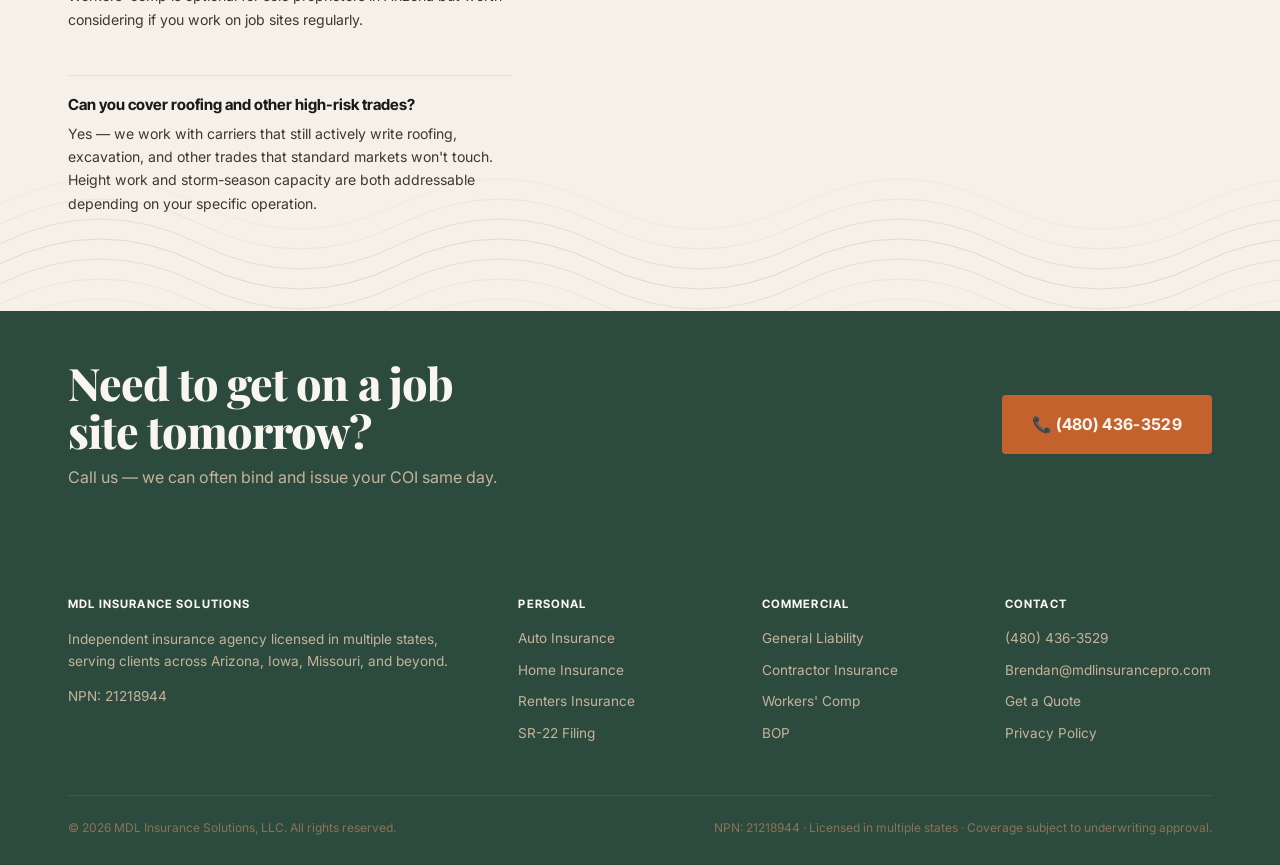
<file: contractors-insurance.html>
<!DOCTYPE html>
<html lang="en">
<head>
<!-- Google tag (gtag.js) -->
<script async src="https://www.googletagmanager.com/gtag/js?id=AW-17668121322"></script>
<script>
  window.dataLayer = window.dataLayer || [];
  function gtag(){dataLayer.push(arguments);}
  gtag('js', new Date());
  gtag('config', 'AW-17668121322');
</script>
<meta charset="UTF-8">
<meta name="viewport" content="width=device-width, initial-scale=1.0">
<title>Contractor Insurance Arizona — MDL Insurance Solutions</title>
<meta name="description" content="Contractor insurance for Arizona trades and construction businesses. GL, workers comp, tools & equipment, builder's risk. Same-day COIs. Call (480) 436-3529.">
<link rel="stylesheet" href="styles.css">
<style>
  .lp-header { background: var(--sage); border-bottom: 3px solid var(--terracotta); padding: 16px 28px; }
  .lp-header-inner { max-width: 1200px; margin: 0 auto; display: flex; justify-content: space-between; align-items: center; }
  .lp-phone { font-family: var(--font-tight); font-weight: 700; font-size: 1rem; color: var(--paper); }
  .lp-phone span { color: var(--terracotta-light); }
  .hero-lp { padding: 60px 0 52px; }
  .hero-lp-inner { display: grid; grid-template-columns: 1.1fr 1fr; gap: 52px; align-items: start; }
  .badge { display: inline-flex; align-items: center; gap: 8px; background: var(--sage-pale); border: 1px solid var(--sage); color: var(--sage); font-family: var(--font-tight); font-size: 0.72rem; font-weight: 700; letter-spacing: 0.08em; text-transform: uppercase; padding: 6px 14px; border-radius: 999px; margin-bottom: 20px; }
  .hero-lp h1 { margin-bottom: 18px; }
  .hero-lp h1 em { font-style: italic; color: var(--terracotta); }
  .hero-lp p { font-size: 1.05rem; margin-bottom: 24px; max-width: 500px; }
  .trust-row { display: flex; gap: 20px; flex-wrap: wrap; margin-top: 28px; padding-top: 24px; border-top: 1px solid var(--sand-dark); }
  .trust-pill { display: flex; align-items: center; gap: 8px; font-family: var(--font-tight); font-size: 0.82rem; font-weight: 600; color: var(--sage); }
  .trust-pill::before { content: '✓'; background: var(--sage); color: var(--paper); width: 18px; height: 18px; border-radius: 50%; display: flex; align-items: center; justify-content: center; font-size: 0.65rem; font-weight: 700; flex-shrink: 0; }
  .coverage-bundle { display: flex; flex-direction: column; gap: 12px; margin-top: 20px; }
  .bundle-item { background: var(--paper); border: 1px solid var(--sand-dark); border-radius: 6px; padding: 18px 20px; display: flex; gap: 14px; align-items: flex-start; }
  .bundle-item:hover { border-color: var(--terracotta); }
  .bundle-icon { font-size: 1.4rem; flex-shrink: 0; }
  .bundle-item h4 { margin-bottom: 4px; font-size: 0.95rem; }
  .bundle-item p { font-size: 0.84rem; }
  .who-needs { display: grid; grid-template-columns: repeat(3, 1fr); gap: 12px; margin-top: 20px; }
  .who-card { background: var(--sand); border: 1px solid var(--sand-dark); border-radius: 6px; padding: 16px; text-align: center; font-family: var(--font-tight); font-size: 0.82rem; font-weight: 600; color: var(--sage); }
  .who-card .who-icon { font-size: 1.4rem; display: block; margin-bottom: 6px; }
  .sticky-cta { position: sticky; top: 80px; }
  .form-header { background: var(--sage); padding: 20px 24px; border-radius: 8px 8px 0 0; margin: -44px -44px 28px -44px; }
  .form-header h3 { color: var(--paper); font-size: 1.1rem; margin-bottom: 4px; }
  .form-header p { color: var(--taupe-light); font-size: 0.82rem; }
  .faq-item { padding: 20px 0; border-bottom: 1px solid var(--sand-dark); }
  .faq-item:last-child { border-bottom: none; }
  .faq-item h4 { margin-bottom: 8px; font-size: 0.95rem; }
  .faq-item p { font-size: 0.88rem; }
  .alert-box { background: var(--terracotta); color: var(--paper); border-radius: 8px; padding: 18px 22px; margin-top: 24px; }
  .alert-box p { color: rgba(255,255,255,0.9); font-size: 0.88rem; margin-top: 6px; }
  @media (max-width: 860px) { .hero-lp-inner { grid-template-columns: 1fr; } .sticky-cta { position: static; } .who-needs { grid-template-columns: repeat(2, 1fr); } }
</style>
</head>
<body>

<div class="lp-header">
  <div class="lp-header-inner">
    <a href="index.html" class="logo" style="font-size:1.1rem;">MDL <span>Insurance</span><small>Solutions, LLC</small></a>
    <a href="tel:+14804363529" class="lp-phone">📞 <span>(480) 436-3529</span></a>
  </div>
</div>

<section class="hero-lp topo-bg">
  <div class="wrap">
    <div class="hero-lp-inner">
      <div>
        <div class="badge">Arizona · Licensed Independent Agent</div>
        <h1>Contractor Insurance<br>that survives a<br><em>GC's review.</em></h1>
        <p>We write insurance for Arizona contractors and trades — the right limits, right endorsements, and right additional insured language to get you on any job site fast.</p>

        <div class="trust-row">
          <div class="trust-pill">Same-day COIs</div>
          <div class="trust-pill">GC contract review</div>
          <div class="trust-pill">All trades covered</div>
          <div class="trust-pill">100+ carrier markets</div>
        </div>

        <div style="margin-top:36px;">
          <h3 style="margin-bottom:16px;">What contractor insurance includes</h3>
          <p style="font-size:0.88rem; color:var(--ink-soft); margin-bottom:16px;">Most contractors need a combination of these — we build the right program for your trade:</p>

          <div class="coverage-bundle">
            <div class="bundle-item">
              <div class="bundle-icon">🛡️</div>
              <div>
                <h4>General Liability</h4>
                <p>The policy every GC requires before you step on site. We match the limits and endorsements to your actual contract requirements.</p>
              </div>
            </div>
            <div class="bundle-item">
              <div class="bundle-icon">👥</div>
              <div>
                <h4>Workers' Compensation</h4>
                <p>Required by Arizona law once you have employees. Rated to your actual payroll and trade classifications.</p>
              </div>
            </div>
            <div class="bundle-item">
              <div class="bundle-icon">🔨</div>
              <div>
                <h4>Tools & Equipment</h4>
                <p>Inland marine coverage for tools and equipment that travel between job sites — the things stolen from trucks overnight that GL doesn't cover.</p>
              </div>
            </div>
            <div class="bundle-item">
              <div class="bundle-icon">🏗️</div>
              <div>
                <h4>Builder's Risk</h4>
                <p>Covers the structure under construction against fire, theft, and weather from ground-break to certificate of occupancy.</p>
              </div>
            </div>
            <div class="bundle-item">
              <div class="bundle-icon">🚚</div>
              <div>
                <h4>Commercial Auto</h4>
                <p>Work trucks, vans, and trailers — covered under one program. Personal auto policies won't pay out on business use.</p>
              </div>
            </div>
            <div class="bundle-item">
              <div class="bundle-icon">⬆️</div>
              <div>
                <h4>Umbrella / Excess Liability</h4>
                <p>Extra limits layered over your GL for larger contracts or projects requiring $2M/$4M or higher.</p>
              </div>
            </div>
          </div>

          <div class="alert-box">
            <strong style="font-family:var(--font-tight);">Already have a policy? We'll review it free.</strong>
            <p>Most contractors we talk to are either overpaying, underinsured, or missing an endorsement their GC actually requires. We'll tell you honestly what needs to change.</p>
          </div>
        </div>

        <div style="margin-top:40px;">
          <h3 style="margin-bottom:16px;">Trades we cover</h3>
          <div class="who-needs">
            <div class="who-card"><span class="who-icon">🏠</span>General Contractors</div>
            <div class="who-card"><span class="who-icon">🔌</span>Electricians</div>
            <div class="who-card"><span class="who-icon">🔧</span>Plumbers</div>
            <div class="who-card"><span class="who-icon">🏚️</span>Roofers</div>
            <div class="who-card"><span class="who-icon">🚜</span>Excavation</div>
            <div class="who-card"><span class="who-icon">🎨</span>Painters</div>
            <div class="who-card"><span class="who-icon">🧱</span>Masonry</div>
            <div class="who-card"><span class="who-icon">❄️</span>HVAC</div>
            <div class="who-card"><span class="who-icon">🏗️</span>Remodelers</div>
          </div>
        </div>

        <div style="margin-top:40px;">
          <h3 style="margin-bottom:16px;">Common questions</h3>
          <div class="faq-item">
            <h4>What limits do I need for a GC's certificate?</h4>
            <p>Most GCs require a minimum of $1M per occurrence / $2M aggregate for GL, plus additional insured status. Larger commercial projects often require $2M/$4M or an umbrella. We review your actual contract requirements before quoting so the limits are right from day one.</p>
          </div>
          <div class="faq-item">
            <h4>How fast can I get a certificate of insurance?</h4>
            <p>Same day in most cases once your policy is bound. If you need to be on a job site tomorrow, call us directly at (480) 436-3529 and we'll make it happen.</p>
          </div>
          <div class="faq-item">
            <h4>Do subcontractors need their own insurance?</h4>
            <p>Yes — every sub you hire should carry their own GL and workers' comp. If they don't, you may be held liable for their injuries and any damage they cause. We can help you build a subcontractor insurance requirement into your contracts.</p>
          </div>
          <div class="faq-item">
            <h4>I'm a sole proprietor with no employees — what do I need?</h4>
            <p>At minimum, GL. If you own a truck or use tools that leave your home, you may also need commercial auto and a tools floater. Workers' comp is optional for sole proprietors in Arizona but worth considering if you work on job sites regularly.</p>
          </div>
          <div class="faq-item">
            <h4>Can you cover roofing and other high-risk trades?</h4>
            <p>Yes — we work with carriers that still actively write roofing, excavation, and other trades that standard markets won't touch. Height work and storm-season capacity are both addressable depending on your specific operation.</p>
          </div>
        </div>
      </div>

      <div class="sticky-cta">
        <form class="form-panel" id="contractor-form">
          <div class="form-header">
            <h3>Get a contractor quote</h3>
            <p>Free, no obligation — same-day COIs available</p>
          </div>

          <div class="form-grid" style="margin-bottom:20px;">
            <div class="form-field">
              <label for="name">Your name</label>
              <input type="text" id="name" name="name" required>
            </div>
            <div class="form-field">
              <label for="business">Business name</label>
              <input type="text" id="business" name="business" required>
            </div>
            <div class="form-field">
              <label for="phone">Phone number</label>
              <input type="tel" id="phone" name="phone" required>
            </div>
            <div class="form-field">
              <label for="email">Email</label>
              <input type="email" id="email" name="email" required>
            </div>
          </div>

          <div class="form-field" style="margin-bottom:20px;">
            <label for="trade">Your trade</label>
            <select id="trade" name="trade" required>
              <option value="">Select trade...</option>
              <option>General Contracting</option>
              <option>Electrical</option>
              <option>Plumbing</option>
              <option>Roofing</option>
              <option>Excavation / Earthwork</option>
              <option>Painting / Drywall</option>
              <option>HVAC</option>
              <option>Masonry / Concrete</option>
              <option>Remodeling / Renovation</option>
              <option>Other trade</option>
            </select>
          </div>

          <div class="form-field" style="margin-bottom:20px;">
            <label for="revenue">Annual revenue</label>
            <select id="revenue" name="revenue">
              <option value="">Select range...</option>
              <option>Under $100K</option>
              <option>$100K – $250K</option>
              <option>$250K – $500K</option>
              <option>$500K – $1M</option>
              <option>$1M – $5M</option>
              <option>$5M+</option>
            </select>
          </div>

          <div class="form-field" style="margin-bottom:20px;">
            <label for="employees">Crew size</label>
            <select id="employees" name="employees">
              <option value="">Select...</option>
              <option>Just me</option>
              <option>2 – 5</option>
              <option>6 – 15</option>
              <option>16 – 50</option>
              <option>50+</option>
            </select>
          </div>

          <div class="form-field" style="margin-bottom:24px;">
            <label for="notes">GC requirements or anything we should know? (optional)</label>
            <textarea id="notes" name="notes" rows="2" style="font-family:var(--font-body); padding:12px 14px; border:1.5px solid var(--sand-dark); background:var(--sand); border-radius:var(--radius);"></textarea>
          </div>

          <button type="submit" class="btn btn-primary" style="width:100%; justify-content:center; padding:16px;">Get my contractor quote →</button>
          <p style="font-size:0.72rem; color:var(--taupe); margin-top:12px; line-height:1.5;">By submitting, you consent to be contacted by MDL Insurance Solutions by phone, email, or text. This is not a condition of purchase. <a href="privacy.html" style="color:var(--terracotta-dark);">Privacy Policy</a>.</p>
        </form>

        <div id="contractor-success" style="display:none; text-align:center; padding:40px 20px; background:var(--paper); border-radius:8px; border:1px solid var(--sand-dark);">
          <div style="font-size:2.5rem; margin-bottom:16px;">✅</div>
          <h3 style="margin-bottom:10px;">Got it — we're on it.</h3>
          <p style="font-size:0.9rem;">We'll follow up within 48 hours with contractor insurance options. Need a COI today? Call <a href="tel:+14804363529" style="color:var(--terracotta-dark); font-weight:700;">(480) 436-3529</a>.</p>
        </div>
      </div>

    </div>
  </div>
</section>

<section class="sage-bg" style="padding:48px 0;">
  <div class="wrap">
    <div class="flex-between">
      <div>
        <h2 style="color:var(--paper); max-width:420px;">Need to get on a job site tomorrow?</h2>
        <p style="margin-top:8px;">Call us — we can often bind and issue your COI same day.</p>
      </div>
      <a href="tel:+14804363529" class="btn btn-primary" style="font-size:1rem;">📞 (480) 436-3529</a>
    </div>
  </div>
</section>

<footer>
  <div class="wrap">
    <div class="footer-grid">
      <div class="footer-col">
        <h4>MDL Insurance Solutions</h4>
        <p>Independent insurance agency licensed in multiple states, serving clients across Arizona, Iowa, Missouri, and beyond.</p>
        <p style="margin-top:12px;">NPN: 21218944</p>
      </div>
      <div class="footer-col">
        <h4>Personal</h4>
        <a href="personal.html">Auto Insurance</a>
        <a href="personal.html">Home Insurance</a>
        <a href="personal.html">Renters Insurance</a>
        <a href="personal.html">SR-22 Filing</a>
      </div>
      <div class="footer-col">
        <h4>Commercial</h4>
        <a href="commercial.html">General Liability</a>
        <a href="commercial.html">Contractor Insurance</a>
        <a href="commercial.html">Workers' Comp</a>
        <a href="commercial.html">BOP</a>
      </div>
      <div class="footer-col">
        <h4>Contact</h4>
        <a href="tel:+14804363529">(480) 436-3529</a>
        <a href="mailto:Brendan@mdlinsurancepro.com">Brendan@mdlinsurancepro.com</a>
        <a href="quote.html">Get a Quote</a>
        <a href="privacy.html">Privacy Policy</a>
      </div>
    </div>
    <div class="footer-bottom">
      <span>© 2026 MDL Insurance Solutions, LLC. All rights reserved.</span>
      <span>NPN: 21218944 · Licensed in multiple states · Coverage subject to underwriting approval.</span>
    </div>
  </div>
</footer>

<script>
document.getElementById('contractor-form').addEventListener('submit', async function(e) {
  e.preventDefault();
  var form = this;
  var submitBtn = form.querySelector('button[type="submit"]');
  submitBtn.textContent = 'Sending...';
  submitBtn.disabled = true;

  var payload = {
    access_key: 'ec1e66be-d7bb-4315-ad79-1dcffc0374ff',
    subject: 'Contractor Insurance Quote Request — MDL Insurance Solutions',
    from_name: 'MDL Insurance Solutions Contractor Page',
    name:      form.querySelector('#name').value,
    email:     form.querySelector('#email').value,
    phone:     form.querySelector('#phone').value,
    business:  form.querySelector('#business').value,
    trade:     form.querySelector('#trade').value,
    revenue:   form.querySelector('#revenue').value,
    employees: form.querySelector('#employees').value,
    notes:     form.querySelector('#notes').value || 'None',
    source:    'Contractors Insurance Landing Page — Arizona'
  };

  try {
    var res = await fetch('https://api.web3forms.com/submit', {
      method: 'POST',
      headers: { 'Content-Type': 'application/json', 'Accept': 'application/json' },
      body: JSON.stringify(payload)
    });
    var data = await res.json();
    if (data.success) {
      gtag_report_conversion();
      form.style.display = 'none';
      document.getElementById('contractor-success').style.display = 'block';
      window.scrollTo({ top: 0, behavior: 'smooth' });
    } else { throw new Error(data.message); }
  } catch (err) {
    submitBtn.textContent = 'Something went wrong — please call (480) 436-3529';
    submitBtn.style.background = 'var(--sage)';
    submitBtn.disabled = false;
  }
});
</script>


<!-- Google Ads Conversion Tracking -->
<script>
function gtag_report_conversion() {
  gtag('event', 'conversion', {
    'send_to': 'AW-17668121322/lffrCNrJ_ugcEOrF6OhB'
  });
  return false;
}
</script>

</body>
</html>
</file>
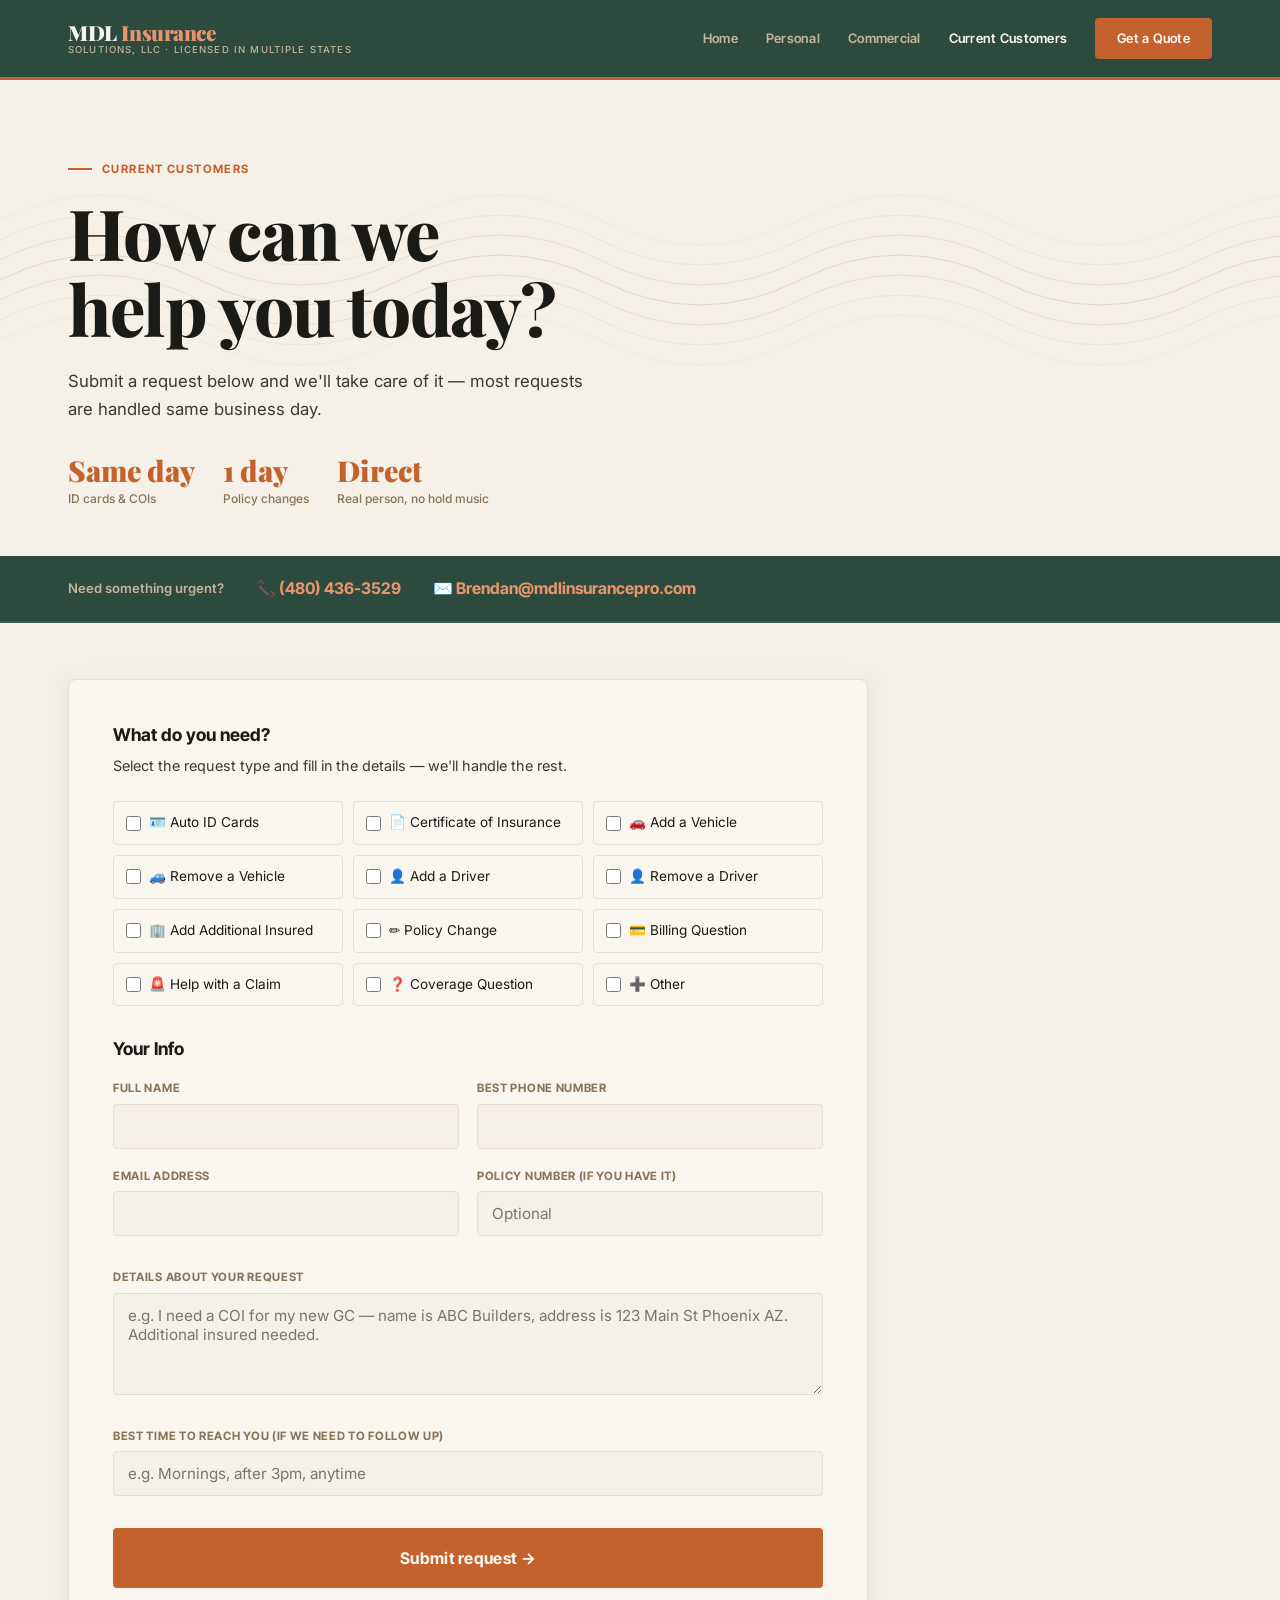
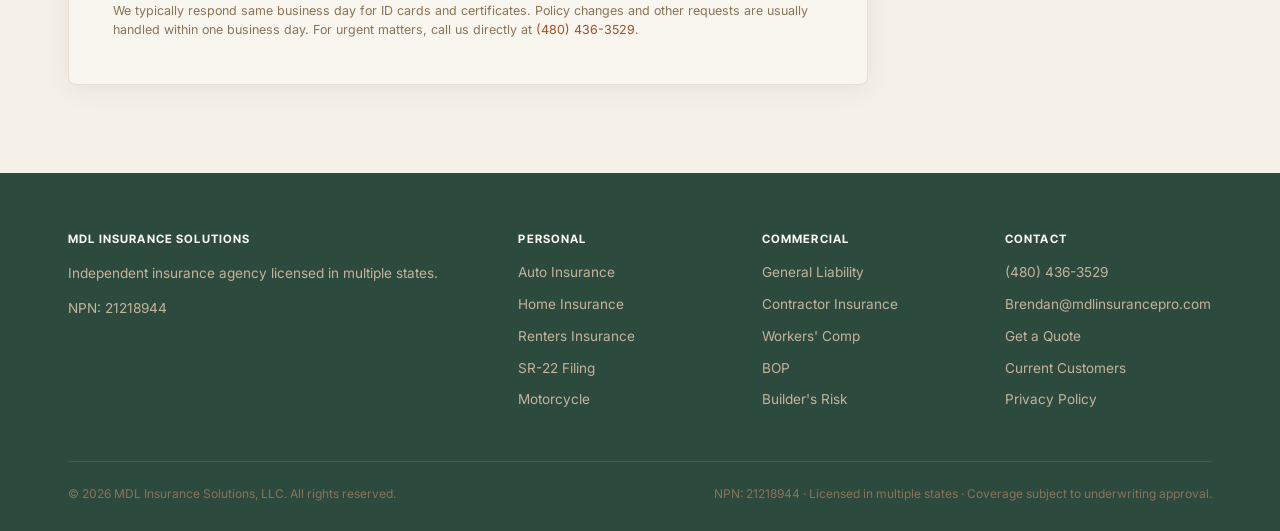
<file: customers.html>
<!DOCTYPE html>
<html lang="en">
<head>
<!-- Google tag (gtag.js) -->
<script async src="https://www.googletagmanager.com/gtag/js?id=AW-17668121322"></script>
<script>
  window.dataLayer = window.dataLayer || [];
  function gtag(){dataLayer.push(arguments);}
  gtag('js', new Date());
  gtag('config', 'AW-17668121322');
</script>
<meta charset="UTF-8">
<meta name="viewport" content="width=device-width, initial-scale=1.0">
<title>Current Customers — MDL Insurance Solutions</title>
<link rel="stylesheet" href="styles.css">
</head>
<body>

<header>
  <div class="header-inner">
    <a href="index.html" class="logo">MDL <span>Insurance</span><small>Solutions, LLC · Licensed in Multiple States</small></a>
    <nav>
      <a href="index.html">Home</a>
      <a href="personal.html">Personal</a>
      <a href="commercial.html">Commercial</a>
      <a href="customers.html" class="active">Current Customers</a>
      <a href="quote.html" class="nav-cta">Get a Quote</a>
    </nav>
    <button class="mobile-toggle" aria-label="Open menu" aria-expanded="false">≡</button>
  </div>
  <div class="mobile-nav" id="mobile-nav">
    <a href="index.html">Home</a>
    <a href="personal.html">Personal</a>
    <a href="commercial.html">Commercial</a>
    <a href="customers.html" class="active">Current Customers</a>
    <a href="quote.html" class="nav-cta">Get a Quote</a>
  </div>
</header>

<section class="hero topo-bg" style="padding-bottom:48px;">
  <div class="wrap">
    <div class="label">Current Customers</div>
    <h1>How can we<br>help you today?</h1>
    <p style="max-width:520px; margin-top:16px; font-size:1.05rem;">Submit a request below and we'll take care of it — most requests are handled same business day.</p>
    <div style="display:flex; gap:28px; margin-top:28px; flex-wrap:wrap;">
      <div class="trust-item">
        <span class="trust-num">Same day</span>
        <span class="trust-label">ID cards & COIs</span>
      </div>
      <div class="trust-item">
        <span class="trust-num">1 day</span>
        <span class="trust-label">Policy changes</span>
      </div>
      <div class="trust-item">
        <span class="trust-num">Direct</span>
        <span class="trust-label">Real person, no hold music</span>
      </div>
    </div>
  </div>
</section>

<!-- Quick contact strip -->
<div style="background:var(--sage); padding:20px 0; border-bottom:2px solid var(--sage-soft);">
  <div class="wrap">
    <div style="display:flex; gap:32px; align-items:center; flex-wrap:wrap;">
      <span style="color:var(--taupe-light); font-size:0.82rem; font-weight:600;">Need something urgent?</span>
      <a href="tel:+14804363529" style="color:var(--terracotta-light); font-weight:700; font-family:var(--font-tight);">📞 (480) 436-3529</a>
      <a href="mailto:Brendan@mdlinsurancepro.com" style="color:var(--terracotta-light); font-weight:700; font-family:var(--font-tight);">✉️ Brendan@mdlinsurancepro.com</a>
    </div>
  </div>
</div>

<section style="padding-top:56px;">
  <div class="wrap">
    <form class="form-panel" id="service-form" style="max-width:800px;">

      <h3 style="margin-bottom:8px;">What do you need?</h3>
      <p style="margin-bottom:24px; font-size:0.9rem;">Select the request type and fill in the details — we'll handle the rest.</p>

      <div class="checkbox-grid" style="margin-bottom:32px;">
        <label class="checkbox-item"><input type="checkbox" name="request" value="ID Cards"> 🪪 Auto ID Cards</label>
        <label class="checkbox-item"><input type="checkbox" name="request" value="COI"> 📄 Certificate of Insurance</label>
        <label class="checkbox-item"><input type="checkbox" name="request" value="Add Vehicle"> 🚗 Add a Vehicle</label>
        <label class="checkbox-item"><input type="checkbox" name="request" value="Remove Vehicle"> 🚙 Remove a Vehicle</label>
        <label class="checkbox-item"><input type="checkbox" name="request" value="Add Driver"> 👤 Add a Driver</label>
        <label class="checkbox-item"><input type="checkbox" name="request" value="Remove Driver"> 👤 Remove a Driver</label>
        <label class="checkbox-item"><input type="checkbox" name="request" value="Additional Insured"> 🏢 Add Additional Insured</label>
        <label class="checkbox-item"><input type="checkbox" name="request" value="Policy Change"> ✏️ Policy Change</label>
        <label class="checkbox-item"><input type="checkbox" name="request" value="Billing Question"> 💳 Billing Question</label>
        <label class="checkbox-item"><input type="checkbox" name="request" value="Claim Help"> 🚨 Help with a Claim</label>
        <label class="checkbox-item"><input type="checkbox" name="request" value="Coverage Question"> ❓ Coverage Question</label>
        <label class="checkbox-item"><input type="checkbox" name="request" value="Other"> ➕ Other</label>
      </div>

      <h3 style="margin-bottom:20px;">Your Info</h3>
      <div class="form-grid" style="margin-bottom:32px;">
        <div class="form-field">
          <label for="name">Full name</label>
          <input type="text" id="name" name="name" required>
        </div>
        <div class="form-field">
          <label for="phone">Best phone number</label>
          <input type="tel" id="phone" name="phone" required>
        </div>
        <div class="form-field">
          <label for="email">Email address</label>
          <input type="email" id="email" name="email" required>
        </div>
        <div class="form-field">
          <label for="policy">Policy number (if you have it)</label>
          <input type="text" id="policy" name="policy" placeholder="Optional">
        </div>
      </div>

      <div class="form-field full" style="margin-bottom:32px;">
        <label for="details">Details about your request</label>
        <textarea id="details" name="details" rows="4" placeholder="e.g. I need a COI for my new GC — name is ABC Builders, address is 123 Main St Phoenix AZ. Additional insured needed."></textarea>
      </div>

      <div class="form-field full" style="margin-bottom:32px;">
        <label for="best_time">Best time to reach you (if we need to follow up)</label>
        <input type="text" id="best_time" name="best_time" placeholder="e.g. Mornings, after 3pm, anytime">
      </div>

      <button type="submit" class="btn btn-primary" style="width:100%; justify-content:center; font-size:1rem; padding:18px;">Submit request →</button>
      <p style="font-size:0.78rem; color:var(--taupe); margin-top:14px; line-height:1.5;">We typically respond same business day for ID cards and certificates. Policy changes and other requests are usually handled within one business day. For urgent matters, call us directly at <a href="tel:+14804363529" style="color:var(--terracotta-dark);">(480) 436-3529</a>.</p>
    </form>

    <div id="form-success" style="display:none; text-align:center; padding:80px 20px; max-width:560px; margin:0 auto;">
      <div style="font-size:3rem; margin-bottom:20px;">✅</div>
      <h2 style="margin-bottom:14px;">Request received.</h2>
      <p style="font-size:1.05rem;">We'll take care of it and follow up if we need anything from you. For urgent requests, call <a href="tel:+14804363529" style="color:var(--terracotta-dark); font-weight:700;">(480) 436-3529</a> directly.</p>
    </div>
  </div>
</section>

<footer>
  <div class="wrap">
    <div class="footer-grid">
      <div class="footer-col">
        <h4>MDL Insurance Solutions</h4>
        <p>Independent insurance agency licensed in multiple states.</p>
        <p style="margin-top:12px;">NPN: 21218944</p>
      </div>
      <div class="footer-col">
        <h4>Personal</h4>
        <a href="personal.html">Auto Insurance</a>
        <a href="personal.html">Home Insurance</a>
        <a href="personal.html">Renters Insurance</a>
        <a href="personal.html">SR-22 Filing</a>
        <a href="personal.html">Motorcycle</a>
      </div>
      <div class="footer-col">
        <h4>Commercial</h4>
        <a href="commercial.html">General Liability</a>
        <a href="commercial.html">Contractor Insurance</a>
        <a href="commercial.html">Workers' Comp</a>
        <a href="commercial.html">BOP</a>
        <a href="commercial.html">Builder's Risk</a>
      </div>
      <div class="footer-col">
        <h4>Contact</h4>
        <a href="tel:+14804363529">(480) 436-3529</a>
        <a href="mailto:Brendan@mdlinsurancepro.com">Brendan@mdlinsurancepro.com</a>
        <a href="quote.html">Get a Quote</a>
        <a href="customers.html">Current Customers</a>
        <a href="privacy.html">Privacy Policy</a>
      </div>
    </div>
    <div class="footer-bottom">
      <span>© 2026 MDL Insurance Solutions, LLC. All rights reserved.</span>
      <span>NPN: 21218944 · Licensed in multiple states · Coverage subject to underwriting approval.</span>
    </div>
  </div>
</footer>

<script>
document.getElementById('service-form').addEventListener('submit', async function(e) {
  e.preventDefault();
  var form = this;
  var submitBtn = form.querySelector('button[type="submit"]');
  submitBtn.textContent = 'Sending...';
  submitBtn.disabled = true;

  var requests = Array.from(form.querySelectorAll('input[name="request"]:checked'))
                      .map(function(cb) { return cb.value; }).join(', ') || 'None selected';

  var payload = {
    access_key: 'ec1e66be-d7bb-4315-ad79-1dcffc0374ff',
    subject: 'Customer Service Request — MDL Insurance Solutions',
    from_name: 'MDL Insurance Solutions Website',
    name:       form.querySelector('#name').value,
    email:      form.querySelector('#email').value,
    phone:      form.querySelector('#phone').value,
    policy:     form.querySelector('#policy').value || 'Not provided',
    requests:   requests,
    details:    form.querySelector('#details').value || 'None',
    best_time:  form.querySelector('#best_time').value || 'Not specified'
  };

  try {
    var res = await fetch('https://api.web3forms.com/submit', {
      method: 'POST',
      headers: { 'Content-Type': 'application/json', 'Accept': 'application/json' },
      body: JSON.stringify(payload)
    });
    var data = await res.json();
    if (data.success) {
      form.style.display = 'none';
      document.getElementById('form-success').style.display = 'block';
      window.scrollTo({ top: 0, behavior: 'smooth' });
    } else {
      throw new Error(data.message || 'Submission failed');
    }
  } catch (err) {
    submitBtn.textContent = 'Something went wrong — please call (480) 436-3529';
    submitBtn.style.background = 'var(--sage)';
    submitBtn.disabled = false;
  }
});

(function() {
  var toggle = document.querySelector('.mobile-toggle');
  var menu = document.getElementById('mobile-nav');
  if (!toggle || !menu) return;
  toggle.addEventListener('click', function() {
    var isOpen = menu.classList.toggle('open');
    toggle.setAttribute('aria-expanded', isOpen ? 'true' : 'false');
    toggle.textContent = isOpen ? '×' : '≡';
  });
})();
</script>

</body>
</html>
</file>
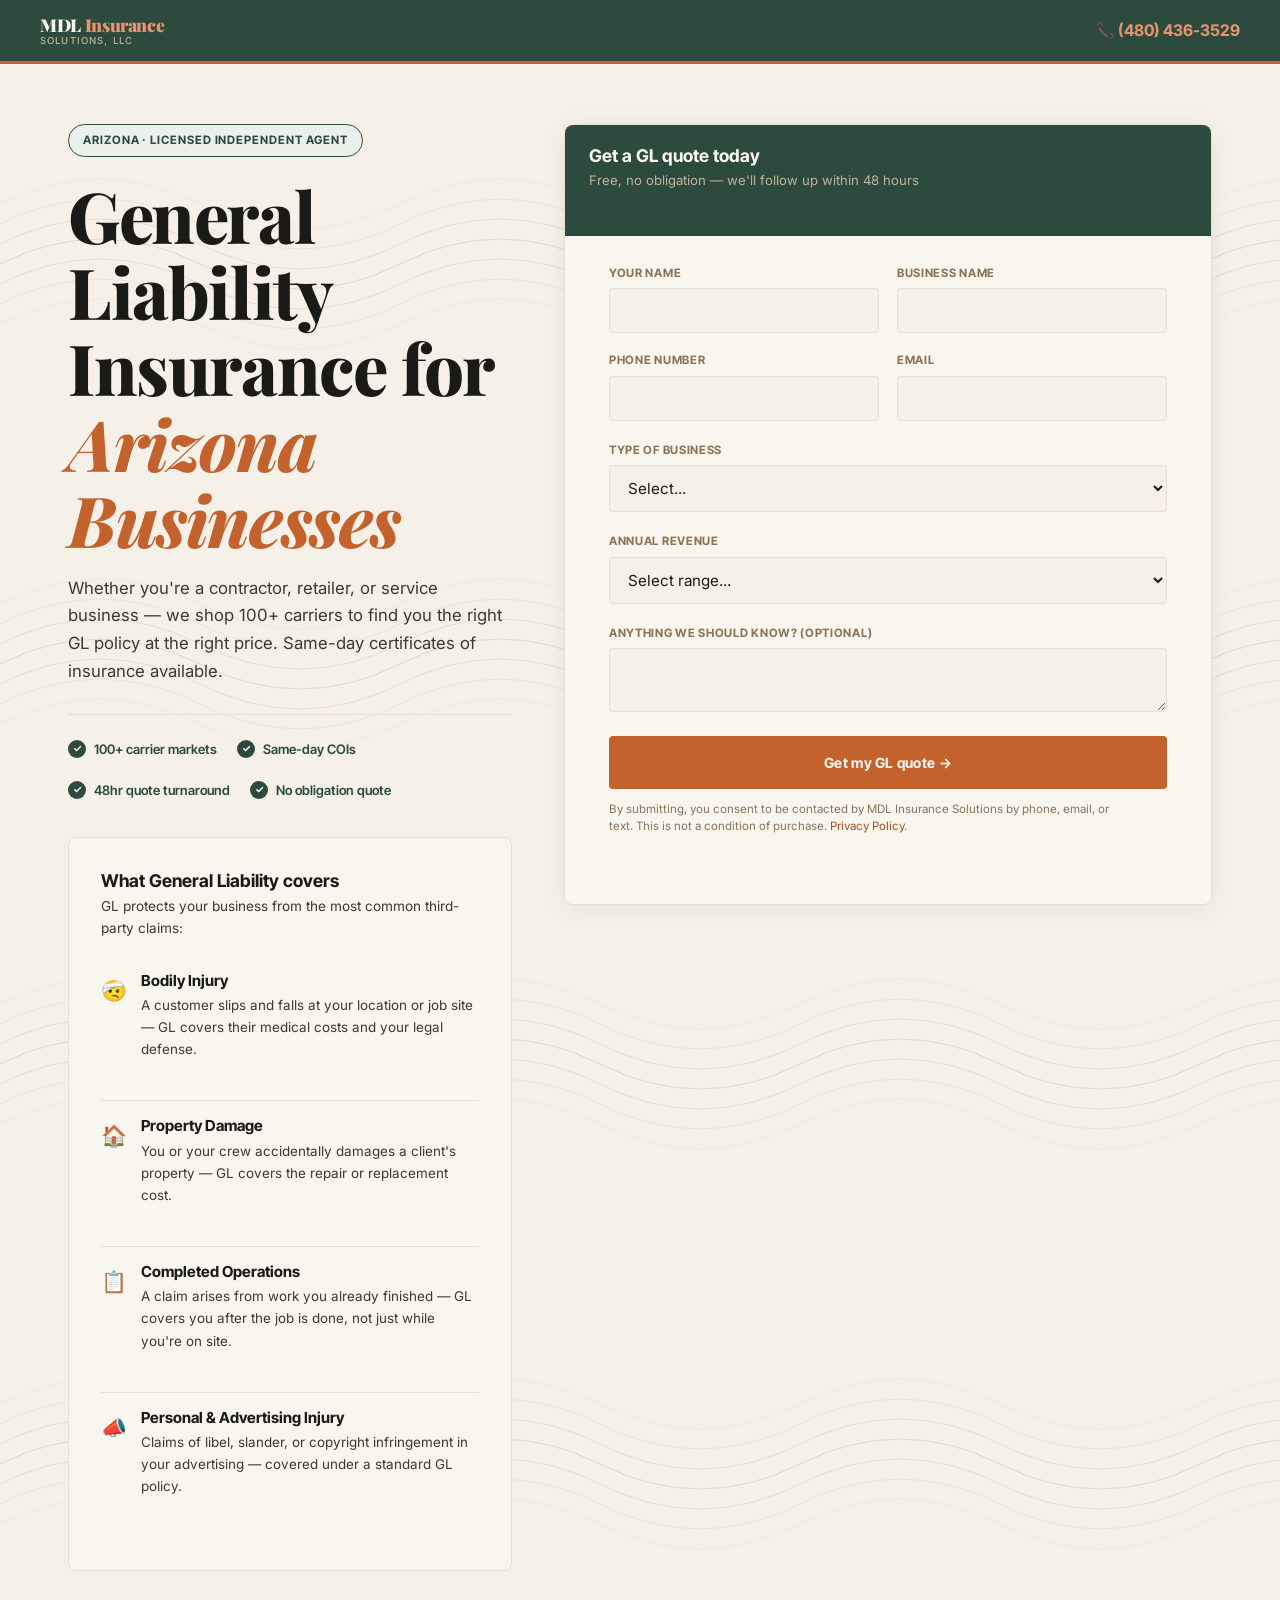
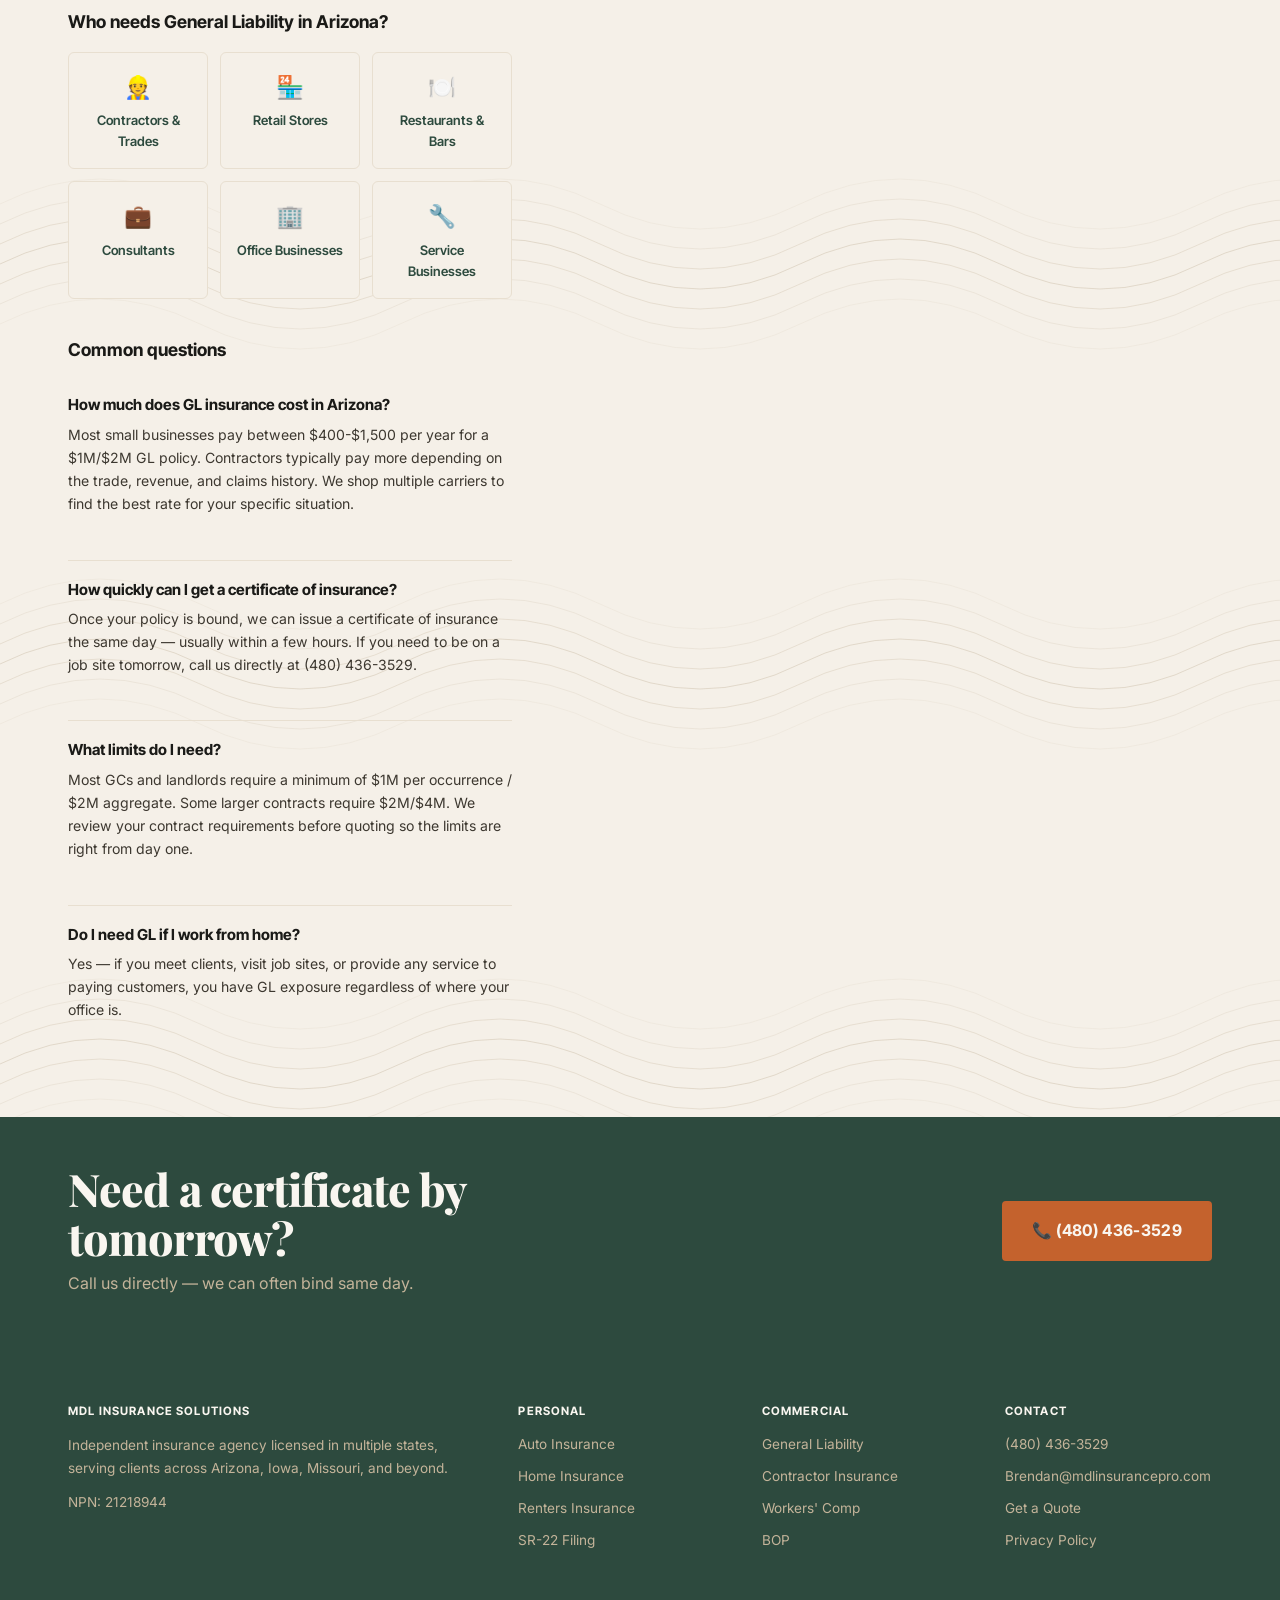
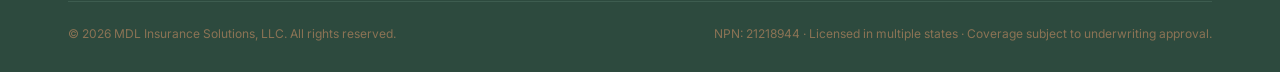
<file: general-liability (1).html>
<!DOCTYPE html>
<html lang="en">
<head>
<meta charset="UTF-8">
<meta name="viewport" content="width=device-width, initial-scale=1.0">
<title>General Liability Insurance Arizona — MDL Insurance Solutions</title>
<meta name="description" content="General liability insurance for Arizona businesses and contractors. Fast quotes, same-day COIs, 100+ carrier markets. Call (480) 436-3529.">
<link rel="stylesheet" href="styles.css">
<style>
  /* Landing page specific — minimal nav to reduce distraction */
  .lp-header {
    background: var(--sage);
    border-bottom: 3px solid var(--terracotta);
    padding: 16px 28px;
  }
  .lp-header-inner {
    max-width: 1200px;
    margin: 0 auto;
    display: flex;
    justify-content: space-between;
    align-items: center;
  }
  .lp-phone {
    font-family: var(--font-tight);
    font-weight: 700;
    font-size: 1rem;
    color: var(--paper);
  }
  .lp-phone span { color: var(--terracotta-light); }
  .hero-lp {
    padding: 60px 0 52px;
  }
  .hero-lp-inner {
    display: grid;
    grid-template-columns: 1.1fr 1fr;
    gap: 52px;
    align-items: start;
  }
  .badge {
    display: inline-flex;
    align-items: center;
    gap: 8px;
    background: var(--sage-pale);
    border: 1px solid var(--sage);
    color: var(--sage);
    font-family: var(--font-tight);
    font-size: 0.72rem;
    font-weight: 700;
    letter-spacing: 0.08em;
    text-transform: uppercase;
    padding: 6px 14px;
    border-radius: 999px;
    margin-bottom: 20px;
  }
  .hero-lp h1 { margin-bottom: 18px; }
  .hero-lp h1 em { font-style: italic; color: var(--terracotta); }
  .hero-lp p { font-size: 1.05rem; margin-bottom: 24px; max-width: 500px; }
  .trust-row {
    display: flex;
    gap: 20px;
    flex-wrap: wrap;
    margin-top: 28px;
    padding-top: 24px;
    border-top: 1px solid var(--sand-dark);
  }
  .trust-pill {
    display: flex;
    align-items: center;
    gap: 8px;
    font-family: var(--font-tight);
    font-size: 0.82rem;
    font-weight: 600;
    color: var(--sage);
  }
  .trust-pill::before {
    content: '✓';
    background: var(--sage);
    color: var(--paper);
    width: 18px;
    height: 18px;
    border-radius: 50%;
    display: flex;
    align-items: center;
    justify-content: center;
    font-size: 0.65rem;
    font-weight: 700;
    flex-shrink: 0;
  }
  .what-it-covers {
    background: var(--paper);
    border-radius: 8px;
    padding: 32px;
    border: 1px solid var(--sand-dark);
    margin-top: 32px;
  }
  .cover-item {
    display: flex;
    gap: 14px;
    padding: 16px 0;
    border-bottom: 1px solid var(--sand-dark);
  }
  .cover-item:last-child { border-bottom: none; }
  .cover-icon { font-size: 1.3rem; flex-shrink: 0; margin-top: 2px; }
  .cover-item h4 { margin-bottom: 4px; font-size: 0.95rem; }
  .cover-item p { font-size: 0.84rem; }
  .who-needs {
    display: grid;
    grid-template-columns: repeat(3, 1fr);
    gap: 12px;
    margin-top: 20px;
  }
  .who-card {
    background: var(--sand);
    border: 1px solid var(--sand-dark);
    border-radius: 6px;
    padding: 16px;
    text-align: center;
    font-family: var(--font-tight);
    font-size: 0.82rem;
    font-weight: 600;
    color: var(--sage);
  }
  .who-card .who-icon { font-size: 1.4rem; display: block; margin-bottom: 6px; }
  .sticky-cta {
    position: sticky;
    top: 80px;
  }
  .form-header {
    background: var(--sage);
    padding: 20px 24px;
    border-radius: 8px 8px 0 0;
    margin: -44px -44px 28px -44px;
  }
  .form-header h3 { color: var(--paper); font-size: 1.1rem; margin-bottom: 4px; }
  .form-header p { color: var(--taupe-light); font-size: 0.82rem; }
  .faq-item {
    padding: 20px 0;
    border-bottom: 1px solid var(--sand-dark);
  }
  .faq-item:last-child { border-bottom: none; }
  .faq-item h4 { margin-bottom: 8px; font-size: 0.95rem; }
  .faq-item p { font-size: 0.88rem; }
  @media (max-width: 860px) {
    .hero-lp-inner { grid-template-columns: 1fr; }
    .sticky-cta { position: static; }
    .who-needs { grid-template-columns: repeat(2, 1fr); }
  }
</style>
</head>
<body>

<!-- Minimal header — keeps focus on conversion -->
<div class="lp-header">
  <div class="lp-header-inner">
    <a href="index.html" class="logo" style="font-size:1.1rem;">MDL <span>Insurance</span><small>Solutions, LLC</small></a>
    <a href="tel:+14804363529" class="lp-phone">📞 <span>(480) 436-3529</span></a>
  </div>
</div>

<section class="hero-lp topo-bg">
  <div class="wrap">
    <div class="hero-lp-inner">

      <!-- Left: Content -->
      <div>
        <div class="badge">Arizona · Licensed Independent Agent</div>
        <h1>General Liability<br>Insurance for<br><em>Arizona Businesses</em></h1>
        <p>Whether you're a contractor, retailer, or service business — we shop 100+ carriers to find you the right GL policy at the right price. Same-day certificates of insurance available.</p>

        <div class="trust-row">
          <div class="trust-pill">100+ carrier markets</div>
          <div class="trust-pill">Same-day COIs</div>
          <div class="trust-pill">48hr quote turnaround</div>
          <div class="trust-pill">No obligation quote</div>
        </div>

        <div class="what-it-covers" style="margin-top:36px;">
          <h3 style="margin-bottom:4px;">What General Liability covers</h3>
          <p style="font-size:0.85rem; margin-bottom:16px;">GL protects your business from the most common third-party claims:</p>
          <div class="cover-item">
            <div class="cover-icon">🤕</div>
            <div>
              <h4>Bodily Injury</h4>
              <p>A customer slips and falls at your location or job site — GL covers their medical costs and your legal defense.</p>
            </div>
          </div>
          <div class="cover-item">
            <div class="cover-icon">🏠</div>
            <div>
              <h4>Property Damage</h4>
              <p>You or your crew accidentally damages a client's property — GL covers the repair or replacement cost.</p>
            </div>
          </div>
          <div class="cover-item">
            <div class="cover-icon">📋</div>
            <div>
              <h4>Completed Operations</h4>
              <p>A claim arises from work you already finished — GL covers you after the job is done, not just while you're on site.</p>
            </div>
          </div>
          <div class="cover-item">
            <div class="cover-icon">📣</div>
            <div>
              <h4>Personal & Advertising Injury</h4>
              <p>Claims of libel, slander, or copyright infringement in your advertising — covered under a standard GL policy.</p>
            </div>
          </div>
        </div>

        <div style="margin-top:40px;">
          <h3 style="margin-bottom:16px;">Who needs General Liability in Arizona?</h3>
          <div class="who-needs">
            <div class="who-card"><span class="who-icon">👷</span>Contractors &amp; Trades</div>
            <div class="who-card"><span class="who-icon">🏪</span>Retail Stores</div>
            <div class="who-card"><span class="who-icon">🍽️</span>Restaurants &amp; Bars</div>
            <div class="who-card"><span class="who-icon">💼</span>Consultants</div>
            <div class="who-card"><span class="who-icon">🏢</span>Office Businesses</div>
            <div class="who-card"><span class="who-icon">🔧</span>Service Businesses</div>
          </div>
        </div>

        <div style="margin-top:40px;">
          <h3 style="margin-bottom:16px;">Common questions</h3>
          <div class="faq-item">
            <h4>How much does GL insurance cost in Arizona?</h4>
            <p>Most small businesses pay between $400-$1,500 per year for a $1M/$2M GL policy. Contractors typically pay more depending on the trade, revenue, and claims history. We shop multiple carriers to find the best rate for your specific situation.</p>
          </div>
          <div class="faq-item">
            <h4>How quickly can I get a certificate of insurance?</h4>
            <p>Once your policy is bound, we can issue a certificate of insurance the same day — usually within a few hours. If you need to be on a job site tomorrow, call us directly at (480) 436-3529.</p>
          </div>
          <div class="faq-item">
            <h4>What limits do I need?</h4>
            <p>Most GCs and landlords require a minimum of $1M per occurrence / $2M aggregate. Some larger contracts require $2M/$4M. We review your contract requirements before quoting so the limits are right from day one.</p>
          </div>
          <div class="faq-item">
            <h4>Do I need GL if I work from home?</h4>
            <p>Yes — if you meet clients, visit job sites, or provide any service to paying customers, you have GL exposure regardless of where your office is.</p>
          </div>
        </div>

      </div>

      <!-- Right: Sticky quote form -->
      <div class="sticky-cta">
        <form class="form-panel" id="gl-form">
          <div class="form-header">
            <h3>Get a GL quote today</h3>
            <p>Free, no obligation — we'll follow up within 48 hours</p>
          </div>

          <div class="form-grid" style="margin-bottom:20px;">
            <div class="form-field">
              <label for="name">Your name</label>
              <input type="text" id="name" name="name" required>
            </div>
            <div class="form-field">
              <label for="business">Business name</label>
              <input type="text" id="business" name="business" required>
            </div>
            <div class="form-field">
              <label for="phone">Phone number</label>
              <input type="tel" id="phone" name="phone" required>
            </div>
            <div class="form-field">
              <label for="email">Email</label>
              <input type="email" id="email" name="email" required>
            </div>
          </div>

          <div class="form-field" style="margin-bottom:20px;">
            <label for="business_type">Type of business</label>
            <select id="business_type" name="business_type" required>
              <option value="">Select...</option>
              <option>Contractor / Trade</option>
              <option>Retail Store</option>
              <option>Restaurant / Bar</option>
              <option>Consultant / Professional Services</option>
              <option>Office Business</option>
              <option>Service Business</option>
              <option>Other</option>
            </select>
          </div>

          <div class="form-field" style="margin-bottom:20px;">
            <label for="revenue">Annual revenue</label>
            <select id="revenue" name="revenue">
              <option value="">Select range...</option>
              <option>Under $100K</option>
              <option>$100K – $250K</option>
              <option>$250K – $500K</option>
              <option>$500K – $1M</option>
              <option>$1M – $5M</option>
              <option>$5M+</option>
            </select>
          </div>

          <div class="form-field" style="margin-bottom:24px;">
            <label for="notes">Anything we should know? (optional)</label>
            <textarea id="notes" name="notes" rows="2" style="font-family:var(--font-body); padding:12px 14px; border:1.5px solid var(--sand-dark); background:var(--sand); border-radius:var(--radius);"></textarea>
          </div>

          <button type="submit" class="btn btn-primary" style="width:100%; justify-content:center; padding:16px;">Get my GL quote →</button>
          <p style="font-size:0.72rem; color:var(--taupe); margin-top:12px; line-height:1.5;">By submitting, you consent to be contacted by MDL Insurance Solutions by phone, email, or text. This is not a condition of purchase. <a href="privacy.html" style="color:var(--terracotta-dark);">Privacy Policy</a>.</p>
        </form>

        <div id="gl-success" style="display:none; text-align:center; padding:40px 20px; background:var(--paper); border-radius:8px; border:1px solid var(--sand-dark);">
          <div style="font-size:2.5rem; margin-bottom:16px;">✅</div>
          <h3 style="margin-bottom:10px;">Got it — we're on it.</h3>
          <p style="font-size:0.9rem;">We'll follow up within 48 hours with real GL options for your business. Need it faster? Call <a href="tel:+14804363529" style="color:var(--terracotta-dark); font-weight:700;">(480) 436-3529</a>.</p>
        </div>
      </div>

    </div>
  </div>
</section>



<!-- Bottom CTA -->
<section class="sage-bg" style="padding:48px 0;">
  <div class="wrap">
    <div class="flex-between">
      <div>
        <h2 style="color:var(--paper); max-width:420px;">Need a certificate by tomorrow?</h2>
        <p style="margin-top:8px;">Call us directly — we can often bind same day.</p>
      </div>
      <a href="tel:+14804363529" class="btn btn-primary" style="font-size:1rem;">📞 (480) 436-3529</a>
    </div>
  </div>
</section>

<footer>
  <div class="wrap">
    <div class="footer-grid">
      <div class="footer-col">
        <h4>MDL Insurance Solutions</h4>
        <p>Independent insurance agency licensed in multiple states, serving clients across Arizona, Iowa, Missouri, and beyond.</p>
        <p style="margin-top:12px;">NPN: 21218944</p>
      </div>
      <div class="footer-col">
        <h4>Personal</h4>
        <a href="personal.html">Auto Insurance</a>
        <a href="personal.html">Home Insurance</a>
        <a href="personal.html">Renters Insurance</a>
        <a href="personal.html">SR-22 Filing</a>
      </div>
      <div class="footer-col">
        <h4>Commercial</h4>
        <a href="commercial.html">General Liability</a>
        <a href="commercial.html">Contractor Insurance</a>
        <a href="commercial.html">Workers' Comp</a>
        <a href="commercial.html">BOP</a>
      </div>
      <div class="footer-col">
        <h4>Contact</h4>
        <a href="tel:+14804363529">(480) 436-3529</a>
        <a href="mailto:Brendan@mdlinsurancepro.com">Brendan@mdlinsurancepro.com</a>
        <a href="quote.html">Get a Quote</a>
        <a href="privacy.html">Privacy Policy</a>
      </div>
    </div>
    <div class="footer-bottom">
      <span>© 2026 MDL Insurance Solutions, LLC. All rights reserved.</span>
      <span>NPN: 21218944 · Licensed in multiple states · Coverage subject to underwriting approval.</span>
    </div>
  </div>
</footer>

<script>
document.getElementById('gl-form').addEventListener('submit', async function(e) {
  e.preventDefault();
  var form = this;
  var submitBtn = form.querySelector('button[type="submit"]');
  submitBtn.textContent = 'Sending...';
  submitBtn.disabled = true;

  var payload = {
    access_key: 'ec1e66be-d7bb-4315-ad79-1dcffc0374ff',
    subject: 'General Liability Quote Request — MDL Insurance Solutions',
    from_name: 'MDL Insurance Solutions GL Page',
    name:          form.querySelector('#name').value,
    email:         form.querySelector('#email').value,
    phone:         form.querySelector('#phone').value,
    business:      form.querySelector('#business').value,
    business_type: form.querySelector('#business_type').value,
    revenue:       form.querySelector('#revenue').value,
    notes:         form.querySelector('#notes').value || 'None',
    source:        'General Liability Landing Page — Arizona'
  };

  try {
    var res = await fetch('https://api.web3forms.com/submit', {
      method: 'POST',
      headers: { 'Content-Type': 'application/json', 'Accept': 'application/json' },
      body: JSON.stringify(payload)
    });
    var data = await res.json();
    if (data.success) {
      form.style.display = 'none';
      document.getElementById('gl-success').style.display = 'block';
      window.scrollTo({ top: 0, behavior: 'smooth' });
    } else {
      throw new Error(data.message);
    }
  } catch (err) {
    submitBtn.textContent = 'Something went wrong — please call (480) 436-3529';
    submitBtn.style.background = 'var(--sage)';
    submitBtn.disabled = false;
  }
});
</script>

</body>
</html>
</file>
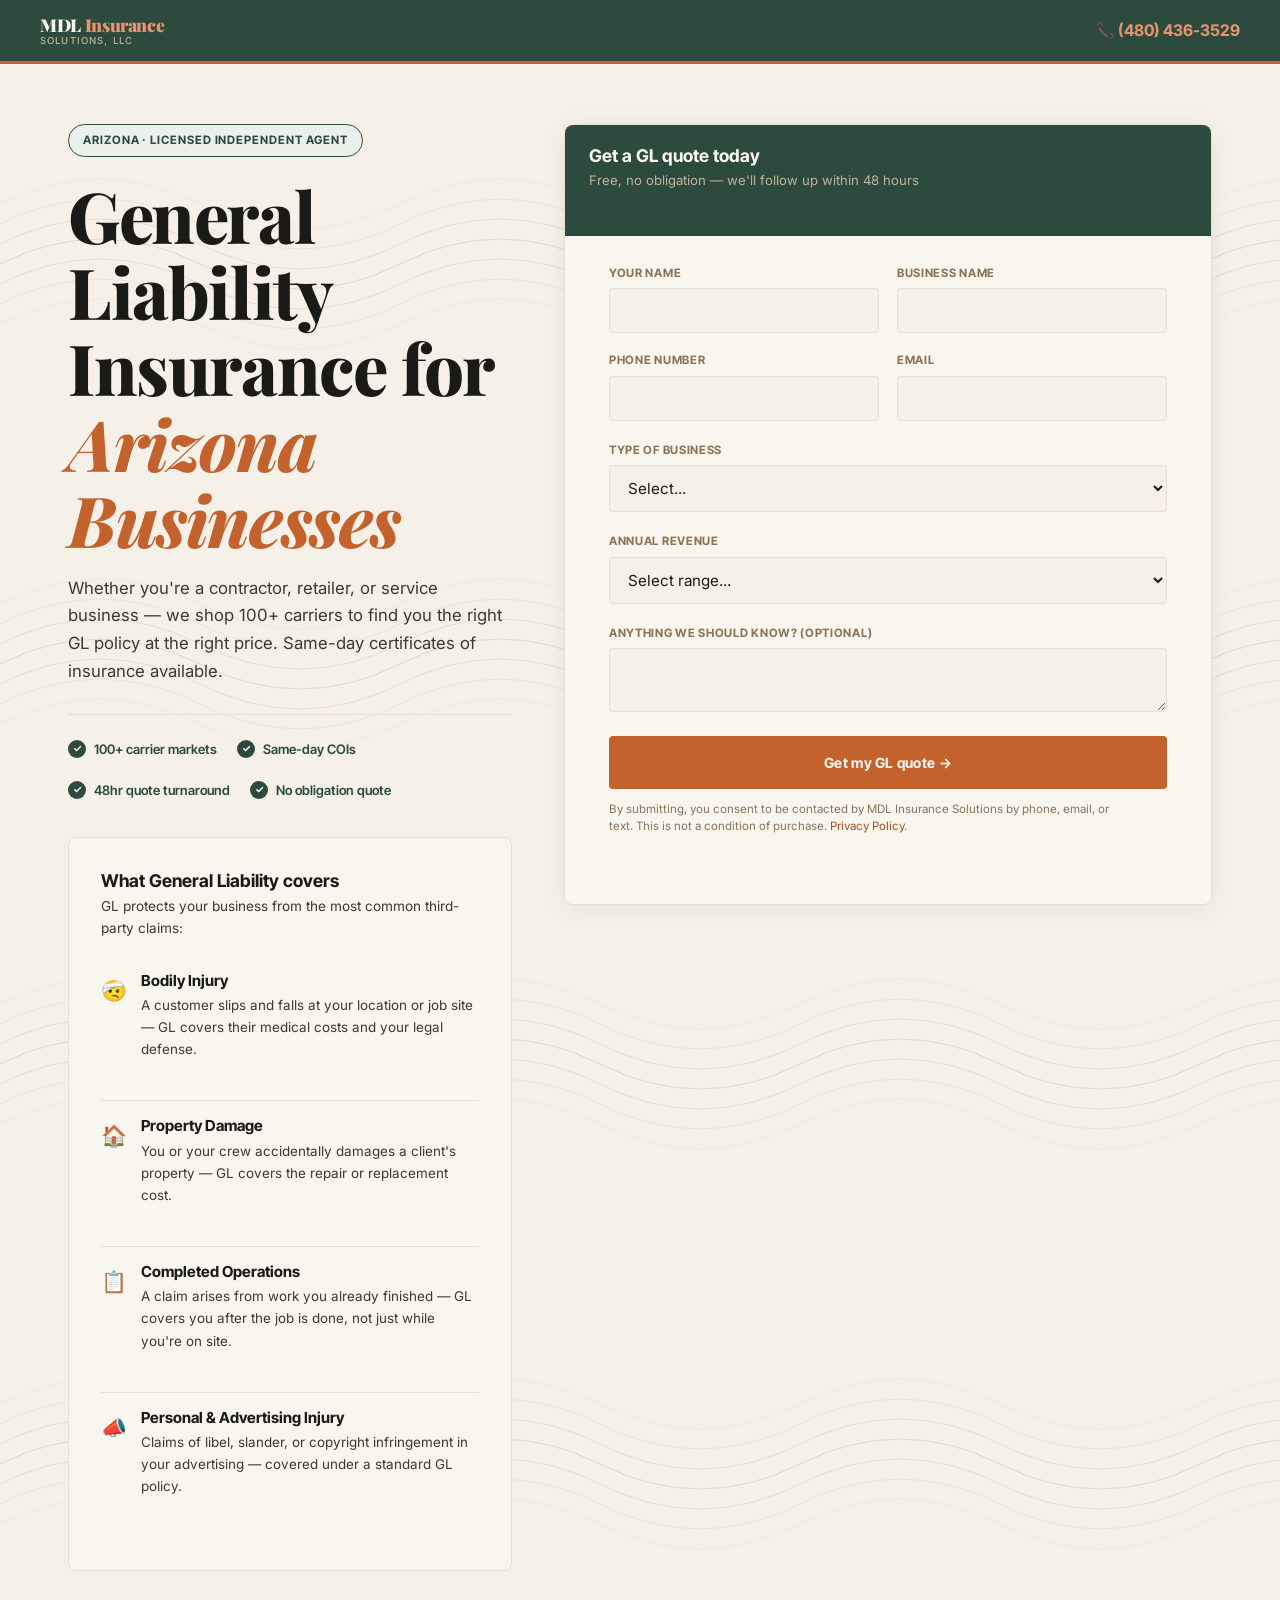
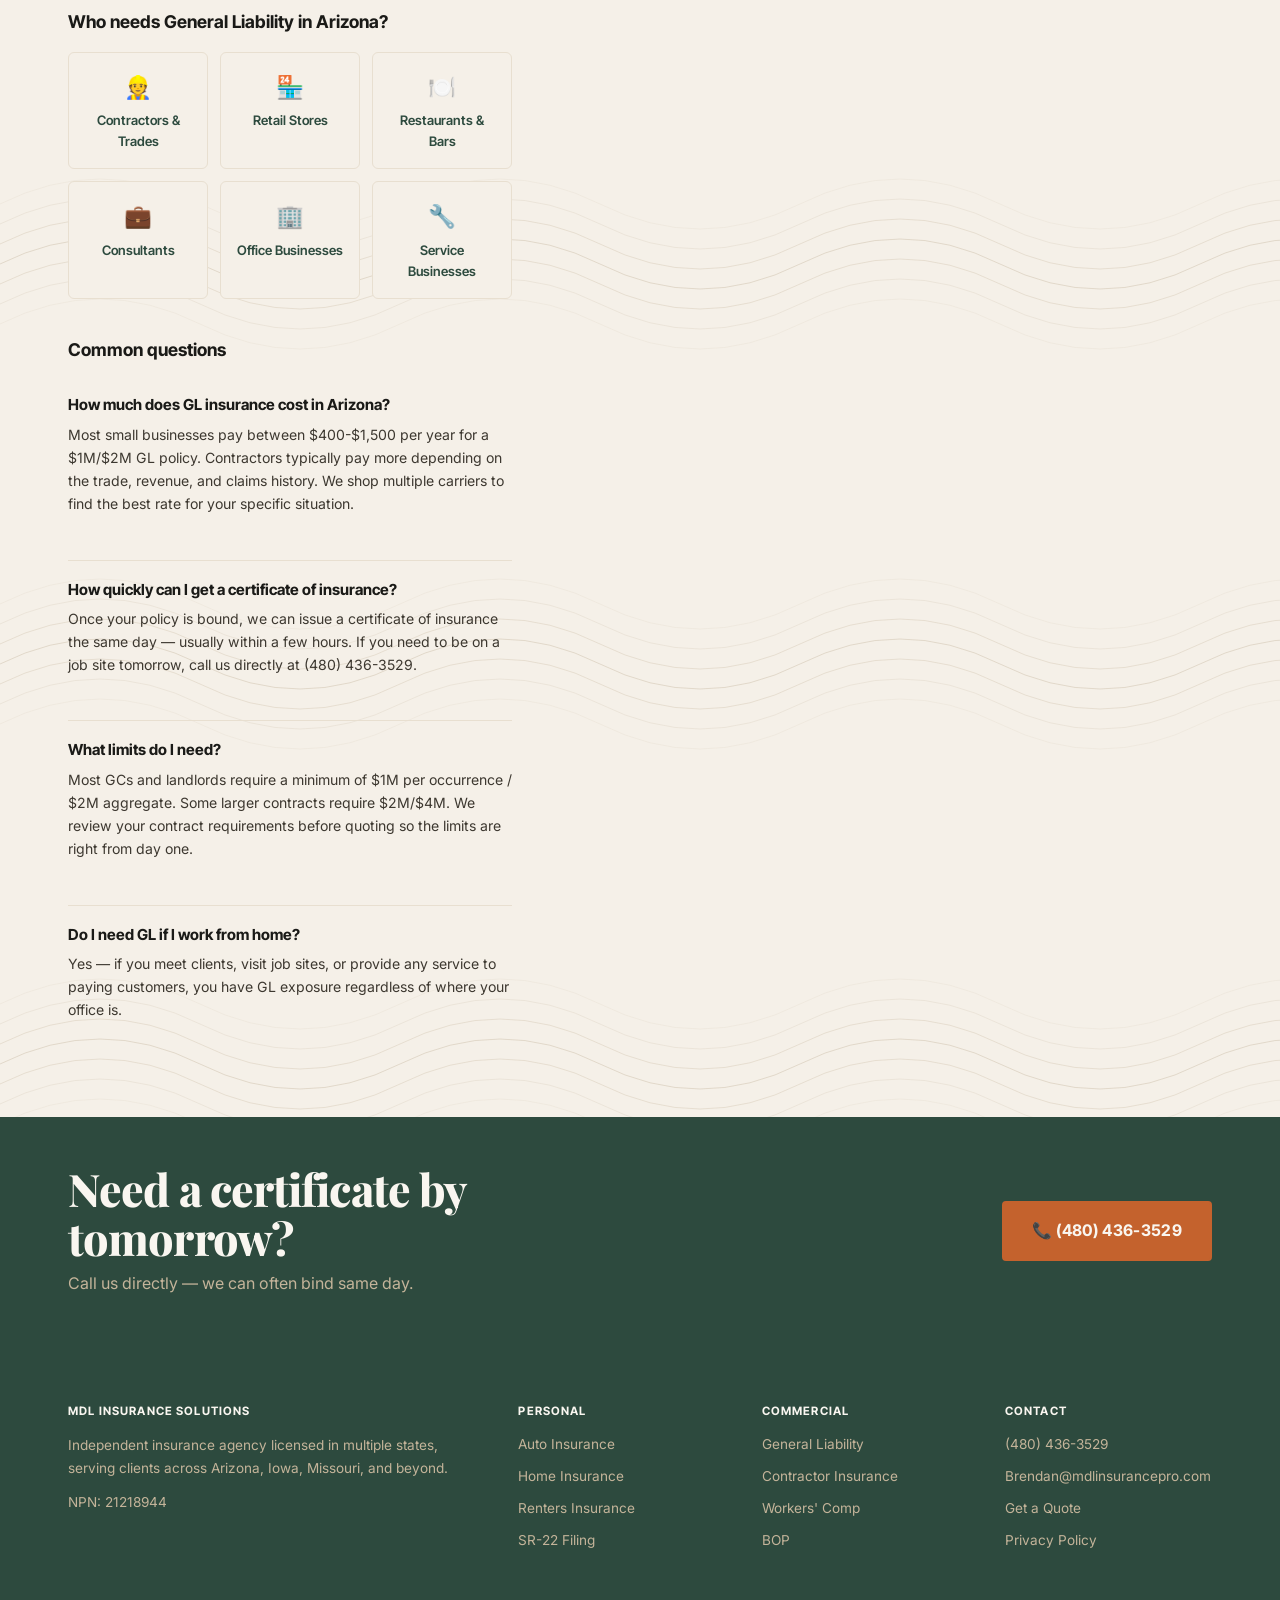
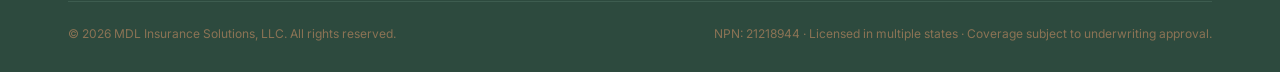
<file: general-liability.html>
<!DOCTYPE html>
<html lang="en">
<head>
<!-- Google tag (gtag.js) -->
<script async src="https://www.googletagmanager.com/gtag/js?id=AW-17668121322"></script>
<script>
  window.dataLayer = window.dataLayer || [];
  function gtag(){dataLayer.push(arguments);}
  gtag('js', new Date());
  gtag('config', 'AW-17668121322');
</script>
<meta charset="UTF-8">
<meta name="viewport" content="width=device-width, initial-scale=1.0">
<title>General Liability Insurance Arizona — MDL Insurance Solutions</title>
<meta name="description" content="General liability insurance for Arizona businesses and contractors. Fast quotes, same-day COIs, 100+ carrier markets. Call (480) 436-3529.">
<link rel="stylesheet" href="styles.css">
<style>
  /* Landing page specific — minimal nav to reduce distraction */
  .lp-header {
    background: var(--sage);
    border-bottom: 3px solid var(--terracotta);
    padding: 16px 28px;
  }
  .lp-header-inner {
    max-width: 1200px;
    margin: 0 auto;
    display: flex;
    justify-content: space-between;
    align-items: center;
  }
  .lp-phone {
    font-family: var(--font-tight);
    font-weight: 700;
    font-size: 1rem;
    color: var(--paper);
  }
  .lp-phone span { color: var(--terracotta-light); }
  .hero-lp {
    padding: 60px 0 52px;
  }
  .hero-lp-inner {
    display: grid;
    grid-template-columns: 1.1fr 1fr;
    gap: 52px;
    align-items: start;
  }
  .badge {
    display: inline-flex;
    align-items: center;
    gap: 8px;
    background: var(--sage-pale);
    border: 1px solid var(--sage);
    color: var(--sage);
    font-family: var(--font-tight);
    font-size: 0.72rem;
    font-weight: 700;
    letter-spacing: 0.08em;
    text-transform: uppercase;
    padding: 6px 14px;
    border-radius: 999px;
    margin-bottom: 20px;
  }
  .hero-lp h1 { margin-bottom: 18px; }
  .hero-lp h1 em { font-style: italic; color: var(--terracotta); }
  .hero-lp p { font-size: 1.05rem; margin-bottom: 24px; max-width: 500px; }
  .trust-row {
    display: flex;
    gap: 20px;
    flex-wrap: wrap;
    margin-top: 28px;
    padding-top: 24px;
    border-top: 1px solid var(--sand-dark);
  }
  .trust-pill {
    display: flex;
    align-items: center;
    gap: 8px;
    font-family: var(--font-tight);
    font-size: 0.82rem;
    font-weight: 600;
    color: var(--sage);
  }
  .trust-pill::before {
    content: '✓';
    background: var(--sage);
    color: var(--paper);
    width: 18px;
    height: 18px;
    border-radius: 50%;
    display: flex;
    align-items: center;
    justify-content: center;
    font-size: 0.65rem;
    font-weight: 700;
    flex-shrink: 0;
  }
  .what-it-covers {
    background: var(--paper);
    border-radius: 8px;
    padding: 32px;
    border: 1px solid var(--sand-dark);
    margin-top: 32px;
  }
  .cover-item {
    display: flex;
    gap: 14px;
    padding: 16px 0;
    border-bottom: 1px solid var(--sand-dark);
  }
  .cover-item:last-child { border-bottom: none; }
  .cover-icon { font-size: 1.3rem; flex-shrink: 0; margin-top: 2px; }
  .cover-item h4 { margin-bottom: 4px; font-size: 0.95rem; }
  .cover-item p { font-size: 0.84rem; }
  .who-needs {
    display: grid;
    grid-template-columns: repeat(3, 1fr);
    gap: 12px;
    margin-top: 20px;
  }
  .who-card {
    background: var(--sand);
    border: 1px solid var(--sand-dark);
    border-radius: 6px;
    padding: 16px;
    text-align: center;
    font-family: var(--font-tight);
    font-size: 0.82rem;
    font-weight: 600;
    color: var(--sage);
  }
  .who-card .who-icon { font-size: 1.4rem; display: block; margin-bottom: 6px; }
  .sticky-cta {
    position: sticky;
    top: 80px;
  }
  .form-header {
    background: var(--sage);
    padding: 20px 24px;
    border-radius: 8px 8px 0 0;
    margin: -44px -44px 28px -44px;
  }
  .form-header h3 { color: var(--paper); font-size: 1.1rem; margin-bottom: 4px; }
  .form-header p { color: var(--taupe-light); font-size: 0.82rem; }
  .faq-item {
    padding: 20px 0;
    border-bottom: 1px solid var(--sand-dark);
  }
  .faq-item:last-child { border-bottom: none; }
  .faq-item h4 { margin-bottom: 8px; font-size: 0.95rem; }
  .faq-item p { font-size: 0.88rem; }
  @media (max-width: 860px) {
    .hero-lp-inner { grid-template-columns: 1fr; }
    .sticky-cta { position: static; }
    .who-needs { grid-template-columns: repeat(2, 1fr); }
  }
</style>
</head>
<body>

<!-- Minimal header — keeps focus on conversion -->
<div class="lp-header">
  <div class="lp-header-inner">
    <a href="index.html" class="logo" style="font-size:1.1rem;">MDL <span>Insurance</span><small>Solutions, LLC</small></a>
    <a href="tel:+14804363529" class="lp-phone">📞 <span>(480) 436-3529</span></a>
  </div>
</div>

<section class="hero-lp topo-bg">
  <div class="wrap">
    <div class="hero-lp-inner">

      <!-- Left: Content -->
      <div>
        <div class="badge">Arizona · Licensed Independent Agent</div>
        <h1>General Liability<br>Insurance for<br><em>Arizona Businesses</em></h1>
        <p>Whether you're a contractor, retailer, or service business — we shop 100+ carriers to find you the right GL policy at the right price. Same-day certificates of insurance available.</p>

        <div class="trust-row">
          <div class="trust-pill">100+ carrier markets</div>
          <div class="trust-pill">Same-day COIs</div>
          <div class="trust-pill">48hr quote turnaround</div>
          <div class="trust-pill">No obligation quote</div>
        </div>

        <div class="what-it-covers" style="margin-top:36px;">
          <h3 style="margin-bottom:4px;">What General Liability covers</h3>
          <p style="font-size:0.85rem; margin-bottom:16px;">GL protects your business from the most common third-party claims:</p>
          <div class="cover-item">
            <div class="cover-icon">🤕</div>
            <div>
              <h4>Bodily Injury</h4>
              <p>A customer slips and falls at your location or job site — GL covers their medical costs and your legal defense.</p>
            </div>
          </div>
          <div class="cover-item">
            <div class="cover-icon">🏠</div>
            <div>
              <h4>Property Damage</h4>
              <p>You or your crew accidentally damages a client's property — GL covers the repair or replacement cost.</p>
            </div>
          </div>
          <div class="cover-item">
            <div class="cover-icon">📋</div>
            <div>
              <h4>Completed Operations</h4>
              <p>A claim arises from work you already finished — GL covers you after the job is done, not just while you're on site.</p>
            </div>
          </div>
          <div class="cover-item">
            <div class="cover-icon">📣</div>
            <div>
              <h4>Personal & Advertising Injury</h4>
              <p>Claims of libel, slander, or copyright infringement in your advertising — covered under a standard GL policy.</p>
            </div>
          </div>
        </div>

        <div style="margin-top:40px;">
          <h3 style="margin-bottom:16px;">Who needs General Liability in Arizona?</h3>
          <div class="who-needs">
            <div class="who-card"><span class="who-icon">👷</span>Contractors &amp; Trades</div>
            <div class="who-card"><span class="who-icon">🏪</span>Retail Stores</div>
            <div class="who-card"><span class="who-icon">🍽️</span>Restaurants &amp; Bars</div>
            <div class="who-card"><span class="who-icon">💼</span>Consultants</div>
            <div class="who-card"><span class="who-icon">🏢</span>Office Businesses</div>
            <div class="who-card"><span class="who-icon">🔧</span>Service Businesses</div>
          </div>
        </div>

        <div style="margin-top:40px;">
          <h3 style="margin-bottom:16px;">Common questions</h3>
          <div class="faq-item">
            <h4>How much does GL insurance cost in Arizona?</h4>
            <p>Most small businesses pay between $400-$1,500 per year for a $1M/$2M GL policy. Contractors typically pay more depending on the trade, revenue, and claims history. We shop multiple carriers to find the best rate for your specific situation.</p>
          </div>
          <div class="faq-item">
            <h4>How quickly can I get a certificate of insurance?</h4>
            <p>Once your policy is bound, we can issue a certificate of insurance the same day — usually within a few hours. If you need to be on a job site tomorrow, call us directly at (480) 436-3529.</p>
          </div>
          <div class="faq-item">
            <h4>What limits do I need?</h4>
            <p>Most GCs and landlords require a minimum of $1M per occurrence / $2M aggregate. Some larger contracts require $2M/$4M. We review your contract requirements before quoting so the limits are right from day one.</p>
          </div>
          <div class="faq-item">
            <h4>Do I need GL if I work from home?</h4>
            <p>Yes — if you meet clients, visit job sites, or provide any service to paying customers, you have GL exposure regardless of where your office is.</p>
          </div>
        </div>

      </div>

      <!-- Right: Sticky quote form -->
      <div class="sticky-cta">
        <form class="form-panel" id="gl-form">
          <div class="form-header">
            <h3>Get a GL quote today</h3>
            <p>Free, no obligation — we'll follow up within 48 hours</p>
          </div>

          <div class="form-grid" style="margin-bottom:20px;">
            <div class="form-field">
              <label for="name">Your name</label>
              <input type="text" id="name" name="name" required>
            </div>
            <div class="form-field">
              <label for="business">Business name</label>
              <input type="text" id="business" name="business" required>
            </div>
            <div class="form-field">
              <label for="phone">Phone number</label>
              <input type="tel" id="phone" name="phone" required>
            </div>
            <div class="form-field">
              <label for="email">Email</label>
              <input type="email" id="email" name="email" required>
            </div>
          </div>

          <div class="form-field" style="margin-bottom:20px;">
            <label for="business_type">Type of business</label>
            <select id="business_type" name="business_type" required>
              <option value="">Select...</option>
              <option>Contractor / Trade</option>
              <option>Retail Store</option>
              <option>Restaurant / Bar</option>
              <option>Consultant / Professional Services</option>
              <option>Office Business</option>
              <option>Service Business</option>
              <option>Other</option>
            </select>
          </div>

          <div class="form-field" style="margin-bottom:20px;">
            <label for="revenue">Annual revenue</label>
            <select id="revenue" name="revenue">
              <option value="">Select range...</option>
              <option>Under $100K</option>
              <option>$100K – $250K</option>
              <option>$250K – $500K</option>
              <option>$500K – $1M</option>
              <option>$1M – $5M</option>
              <option>$5M+</option>
            </select>
          </div>

          <div class="form-field" style="margin-bottom:24px;">
            <label for="notes">Anything we should know? (optional)</label>
            <textarea id="notes" name="notes" rows="2" style="font-family:var(--font-body); padding:12px 14px; border:1.5px solid var(--sand-dark); background:var(--sand); border-radius:var(--radius);"></textarea>
          </div>

          <button type="submit" class="btn btn-primary" style="width:100%; justify-content:center; padding:16px;">Get my GL quote →</button>
          <p style="font-size:0.72rem; color:var(--taupe); margin-top:12px; line-height:1.5;">By submitting, you consent to be contacted by MDL Insurance Solutions by phone, email, or text. This is not a condition of purchase. <a href="privacy.html" style="color:var(--terracotta-dark);">Privacy Policy</a>.</p>
        </form>

        <div id="gl-success" style="display:none; text-align:center; padding:40px 20px; background:var(--paper); border-radius:8px; border:1px solid var(--sand-dark);">
          <div style="font-size:2.5rem; margin-bottom:16px;">✅</div>
          <h3 style="margin-bottom:10px;">Got it — we're on it.</h3>
          <p style="font-size:0.9rem;">We'll follow up within 48 hours with real GL options for your business. Need it faster? Call <a href="tel:+14804363529" style="color:var(--terracotta-dark); font-weight:700;">(480) 436-3529</a>.</p>
        </div>
      </div>

    </div>
  </div>
</section>



<!-- Bottom CTA -->
<section class="sage-bg" style="padding:48px 0;">
  <div class="wrap">
    <div class="flex-between">
      <div>
        <h2 style="color:var(--paper); max-width:420px;">Need a certificate by tomorrow?</h2>
        <p style="margin-top:8px;">Call us directly — we can often bind same day.</p>
      </div>
      <a href="tel:+14804363529" class="btn btn-primary" style="font-size:1rem;">📞 (480) 436-3529</a>
    </div>
  </div>
</section>

<footer>
  <div class="wrap">
    <div class="footer-grid">
      <div class="footer-col">
        <h4>MDL Insurance Solutions</h4>
        <p>Independent insurance agency licensed in multiple states, serving clients across Arizona, Iowa, Missouri, and beyond.</p>
        <p style="margin-top:12px;">NPN: 21218944</p>
      </div>
      <div class="footer-col">
        <h4>Personal</h4>
        <a href="personal.html">Auto Insurance</a>
        <a href="personal.html">Home Insurance</a>
        <a href="personal.html">Renters Insurance</a>
        <a href="personal.html">SR-22 Filing</a>
      </div>
      <div class="footer-col">
        <h4>Commercial</h4>
        <a href="commercial.html">General Liability</a>
        <a href="commercial.html">Contractor Insurance</a>
        <a href="commercial.html">Workers' Comp</a>
        <a href="commercial.html">BOP</a>
      </div>
      <div class="footer-col">
        <h4>Contact</h4>
        <a href="tel:+14804363529">(480) 436-3529</a>
        <a href="mailto:Brendan@mdlinsurancepro.com">Brendan@mdlinsurancepro.com</a>
        <a href="quote.html">Get a Quote</a>
        <a href="privacy.html">Privacy Policy</a>
      </div>
    </div>
    <div class="footer-bottom">
      <span>© 2026 MDL Insurance Solutions, LLC. All rights reserved.</span>
      <span>NPN: 21218944 · Licensed in multiple states · Coverage subject to underwriting approval.</span>
    </div>
  </div>
</footer>

<script>
document.getElementById('gl-form').addEventListener('submit', async function(e) {
  e.preventDefault();
  var form = this;
  var submitBtn = form.querySelector('button[type="submit"]');
  submitBtn.textContent = 'Sending...';
  submitBtn.disabled = true;

  var payload = {
    access_key: 'ec1e66be-d7bb-4315-ad79-1dcffc0374ff',
    subject: 'General Liability Quote Request — MDL Insurance Solutions',
    from_name: 'MDL Insurance Solutions GL Page',
    name:          form.querySelector('#name').value,
    email:         form.querySelector('#email').value,
    phone:         form.querySelector('#phone').value,
    business:      form.querySelector('#business').value,
    business_type: form.querySelector('#business_type').value,
    revenue:       form.querySelector('#revenue').value,
    notes:         form.querySelector('#notes').value || 'None',
    source:        'General Liability Landing Page — Arizona'
  };

  try {
    var res = await fetch('https://api.web3forms.com/submit', {
      method: 'POST',
      headers: { 'Content-Type': 'application/json', 'Accept': 'application/json' },
      body: JSON.stringify(payload)
    });
    var data = await res.json();
    if (data.success) {
      gtag_report_conversion();
      form.style.display = 'none';
      document.getElementById('gl-success').style.display = 'block';
      window.scrollTo({ top: 0, behavior: 'smooth' });
    } else {
      throw new Error(data.message);
    }
  } catch (err) {
    submitBtn.textContent = 'Something went wrong — please call (480) 436-3529';
    submitBtn.style.background = 'var(--sage)';
    submitBtn.disabled = false;
  }
});
</script>


<!-- Google Ads Conversion Tracking -->
<script>
function gtag_report_conversion() {
  gtag('event', 'conversion', {
    'send_to': 'AW-17668121322/lffrCNrJ_ugcEOrF6OhB'
  });
  return false;
}
</script>

</body>
</html>
</file>
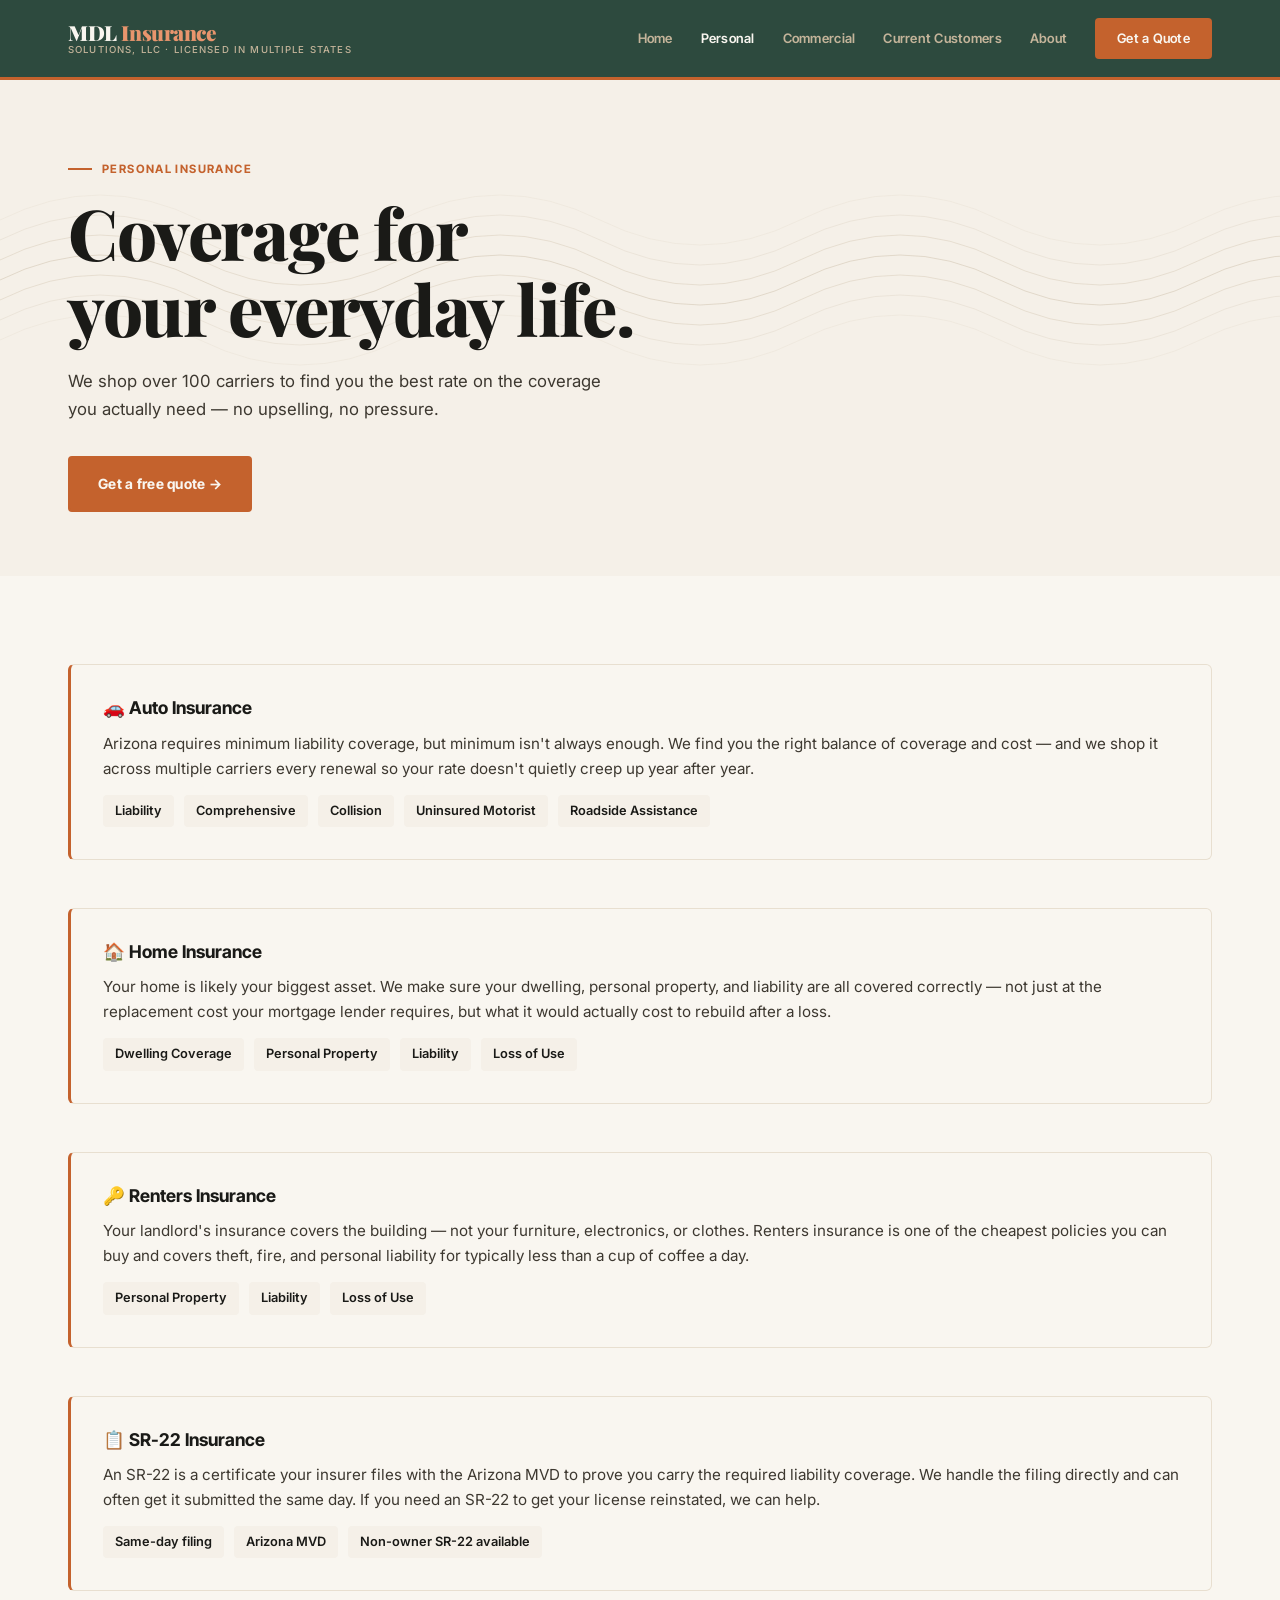
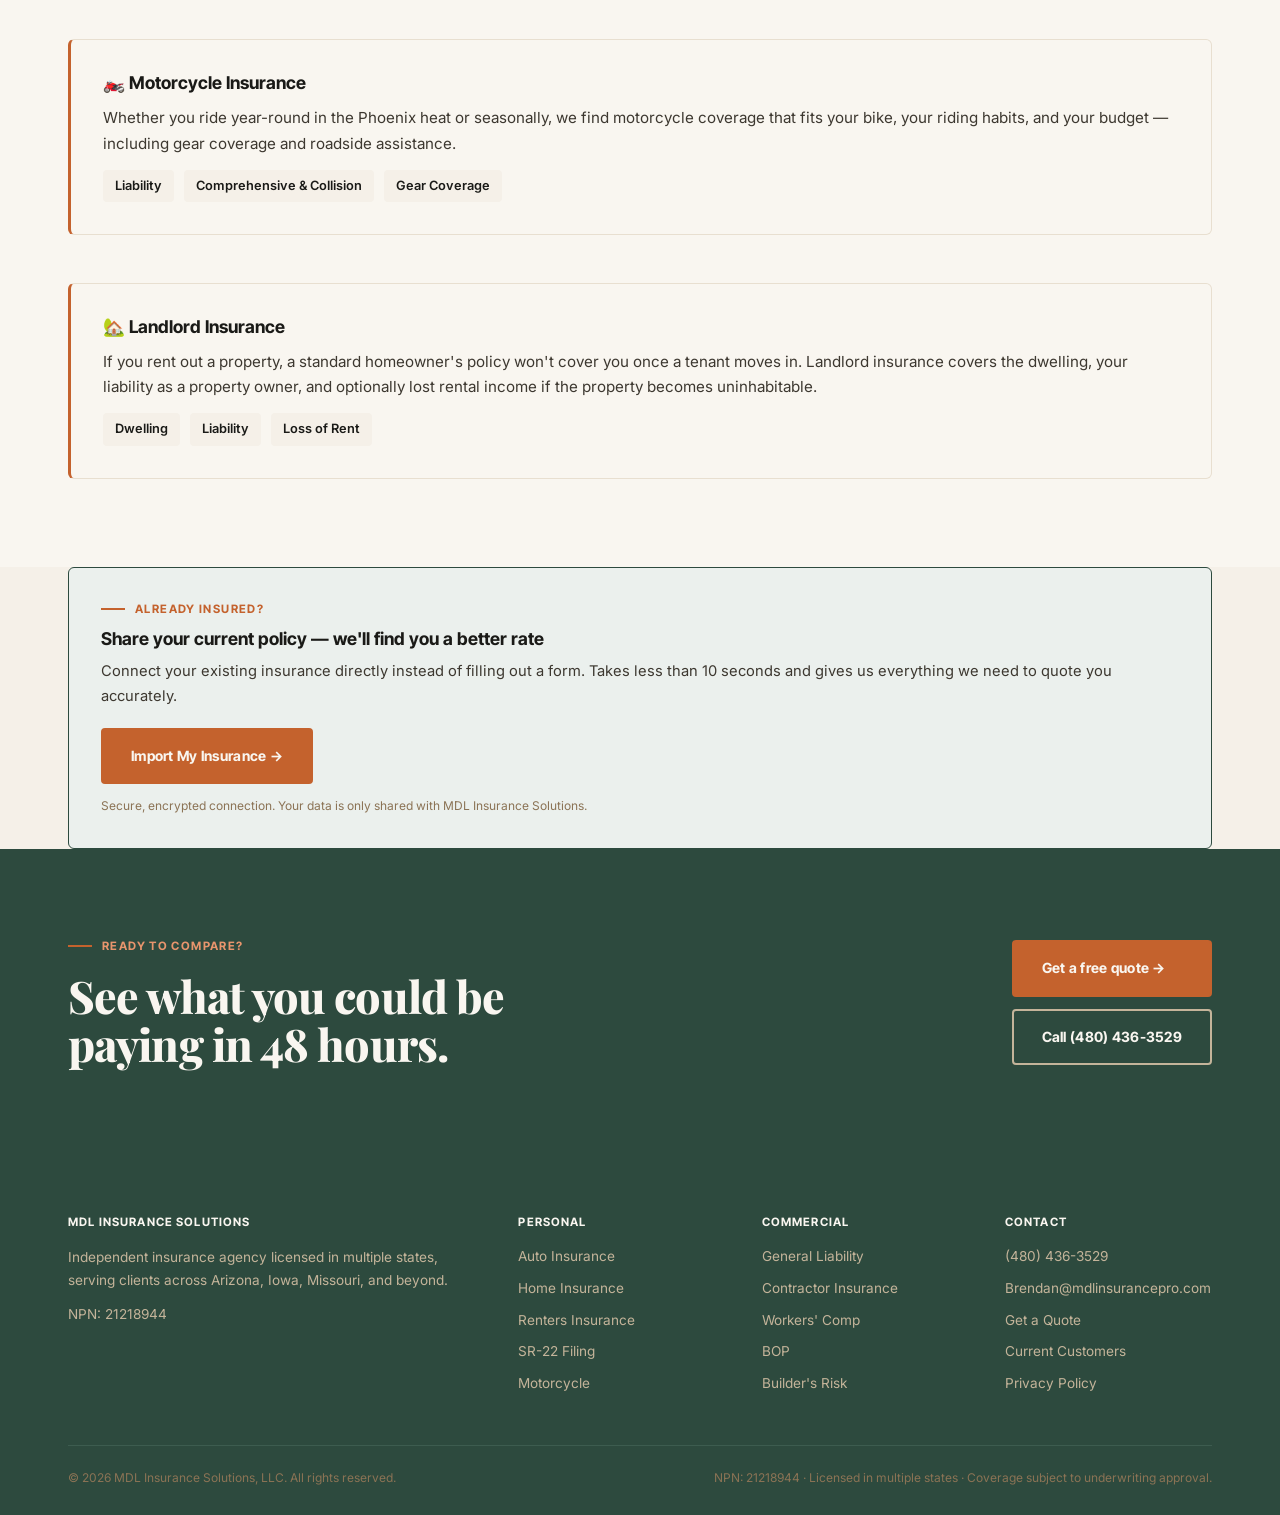
<file: personal.html>
<!DOCTYPE html>
<html lang="en">
<head>
<!-- Google tag (gtag.js) -->
<script async src="https://www.googletagmanager.com/gtag/js?id=AW-17668121322"></script>
<script>
  window.dataLayer = window.dataLayer || [];
  function gtag(){dataLayer.push(arguments);}
  gtag('js', new Date());
  gtag('config', 'AW-17668121322');
</script>
<meta charset="UTF-8">
<meta name="viewport" content="width=device-width, initial-scale=1.0">
<title>Personal Insurance — MDL Insurance Solutions</title>
<meta name="description" content="Auto, home, renters, SR-22, motorcycle and more. MDL Insurance Solutions shops 100+ carriers for clients across multiple states residents.">
<link rel="stylesheet" href="styles.css">
</head>
<body>

<header>
  <div class="header-inner">
    <a href="index.html" class="logo">MDL <span>Insurance</span><small>Solutions, LLC · Licensed in Multiple States</small></a>
    <nav>
      <a href="index.html">Home</a>
      <a href="personal.html" class="active">Personal</a>
      <a href="commercial.html">Commercial</a>
      <a href="customers.html">Current Customers</a>
      <a href="about.html">About</a>
      <a href="quote.html" class="nav-cta">Get a Quote</a>
    </nav>
    <button class="mobile-toggle" aria-label="Open menu" aria-expanded="false">≡</button>
  </div>
  <div class="mobile-nav" id="mobile-nav">
    <a href="index.html">Home</a>
    <a href="personal.html" class="active">Personal</a>
    <a href="commercial.html">Commercial</a>
    <a href="customers.html">Current Customers</a>
    <a href="about.html">About</a>
    <a href="quote.html" class="nav-cta">Get a Quote</a>
  </div>
</header>

<section class="hero topo-bg" style="padding-bottom:64px;">
  <div class="wrap">
    <div class="label">Personal Insurance</div>
    <h1>Coverage for<br>your everyday life.</h1>
    <p style="max-width:560px; margin-top:18px; font-size:1.05rem;">We shop over 100 carriers to find you the best rate on the coverage you actually need — no upselling, no pressure.</p>
    <div style="margin-top:28px;">
      <a href="quote.html" class="btn btn-primary">Get a free quote →</a>
    </div>
  </div>
</section>

<section class="paper-bg">
  <div class="wrap">

    <div class="testimonial" style="margin-bottom:48px; border-left:3px solid var(--terracotta);">
      <h3 style="margin-bottom:12px;">🚗 Auto Insurance</h3>
      <p style="font-style:normal; margin-bottom:14px;">Arizona requires minimum liability coverage, but minimum isn't always enough. We find you the right balance of coverage and cost — and we shop it across multiple carriers every renewal so your rate doesn't quietly creep up year after year.</p>
      <div style="display:flex; gap:10px; flex-wrap:wrap;">
        <span style="font-size:0.8rem; background:var(--sand); padding:6px 12px; border-radius:4px; font-weight:600;">Liability</span>
        <span style="font-size:0.8rem; background:var(--sand); padding:6px 12px; border-radius:4px; font-weight:600;">Comprehensive</span>
        <span style="font-size:0.8rem; background:var(--sand); padding:6px 12px; border-radius:4px; font-weight:600;">Collision</span>
        <span style="font-size:0.8rem; background:var(--sand); padding:6px 12px; border-radius:4px; font-weight:600;">Uninsured Motorist</span>
        <span style="font-size:0.8rem; background:var(--sand); padding:6px 12px; border-radius:4px; font-weight:600;">Roadside Assistance</span>
      </div>
    </div>

    <div class="testimonial" style="margin-bottom:48px; border-left:3px solid var(--terracotta);">
      <h3 style="margin-bottom:12px;">🏠 Home Insurance</h3>
      <p style="font-style:normal; margin-bottom:14px;">Your home is likely your biggest asset. We make sure your dwelling, personal property, and liability are all covered correctly — not just at the replacement cost your mortgage lender requires, but what it would actually cost to rebuild after a loss.</p>
      <div style="display:flex; gap:10px; flex-wrap:wrap;">
        <span style="font-size:0.8rem; background:var(--sand); padding:6px 12px; border-radius:4px; font-weight:600;">Dwelling Coverage</span>
        <span style="font-size:0.8rem; background:var(--sand); padding:6px 12px; border-radius:4px; font-weight:600;">Personal Property</span>
        <span style="font-size:0.8rem; background:var(--sand); padding:6px 12px; border-radius:4px; font-weight:600;">Liability</span>
        <span style="font-size:0.8rem; background:var(--sand); padding:6px 12px; border-radius:4px; font-weight:600;">Loss of Use</span>
      </div>
    </div>

    <div class="testimonial" style="margin-bottom:48px; border-left:3px solid var(--terracotta);">
      <h3 style="margin-bottom:12px;">🔑 Renters Insurance</h3>
      <p style="font-style:normal; margin-bottom:14px;">Your landlord's insurance covers the building — not your furniture, electronics, or clothes. Renters insurance is one of the cheapest policies you can buy and covers theft, fire, and personal liability for typically less than a cup of coffee a day.</p>
      <div style="display:flex; gap:10px; flex-wrap:wrap;">
        <span style="font-size:0.8rem; background:var(--sand); padding:6px 12px; border-radius:4px; font-weight:600;">Personal Property</span>
        <span style="font-size:0.8rem; background:var(--sand); padding:6px 12px; border-radius:4px; font-weight:600;">Liability</span>
        <span style="font-size:0.8rem; background:var(--sand); padding:6px 12px; border-radius:4px; font-weight:600;">Loss of Use</span>
      </div>
    </div>

    <div class="testimonial" style="margin-bottom:48px; border-left:3px solid var(--terracotta);">
      <h3 style="margin-bottom:12px;">📋 SR-22 Insurance</h3>
      <p style="font-style:normal; margin-bottom:14px;">An SR-22 is a certificate your insurer files with the Arizona MVD to prove you carry the required liability coverage. We handle the filing directly and can often get it submitted the same day. If you need an SR-22 to get your license reinstated, we can help.</p>
      <div style="display:flex; gap:10px; flex-wrap:wrap;">
        <span style="font-size:0.8rem; background:var(--sand); padding:6px 12px; border-radius:4px; font-weight:600;">Same-day filing</span>
        <span style="font-size:0.8rem; background:var(--sand); padding:6px 12px; border-radius:4px; font-weight:600;">Arizona MVD</span>
        <span style="font-size:0.8rem; background:var(--sand); padding:6px 12px; border-radius:4px; font-weight:600;">Non-owner SR-22 available</span>
      </div>
    </div>

    <div class="testimonial" style="margin-bottom:48px; border-left:3px solid var(--terracotta);">
      <h3 style="margin-bottom:12px;">🏍️ Motorcycle Insurance</h3>
      <p style="font-style:normal; margin-bottom:14px;">Whether you ride year-round in the Phoenix heat or seasonally, we find motorcycle coverage that fits your bike, your riding habits, and your budget — including gear coverage and roadside assistance.</p>
      <div style="display:flex; gap:10px; flex-wrap:wrap;">
        <span style="font-size:0.8rem; background:var(--sand); padding:6px 12px; border-radius:4px; font-weight:600;">Liability</span>
        <span style="font-size:0.8rem; background:var(--sand); padding:6px 12px; border-radius:4px; font-weight:600;">Comprehensive & Collision</span>
        <span style="font-size:0.8rem; background:var(--sand); padding:6px 12px; border-radius:4px; font-weight:600;">Gear Coverage</span>
      </div>
    </div>

    <div class="testimonial" style="border-left:3px solid var(--terracotta);">
      <h3 style="margin-bottom:12px;">🏡 Landlord Insurance</h3>
      <p style="font-style:normal; margin-bottom:14px;">If you rent out a property, a standard homeowner's policy won't cover you once a tenant moves in. Landlord insurance covers the dwelling, your liability as a property owner, and optionally lost rental income if the property becomes uninhabitable.</p>
      <div style="display:flex; gap:10px; flex-wrap:wrap;">
        <span style="font-size:0.8rem; background:var(--sand); padding:6px 12px; border-radius:4px; font-weight:600;">Dwelling</span>
        <span style="font-size:0.8rem; background:var(--sand); padding:6px 12px; border-radius:4px; font-weight:600;">Liability</span>
        <span style="font-size:0.8rem; background:var(--sand); padding:6px 12px; border-radius:4px; font-weight:600;">Loss of Rent</span>
      </div>
    </div>

  </div>
</section>


<!-- Canopy Connect -->
<script src="https://cdn.usecanopy.com/v2/embed.js" async></script>

<section style="padding-top:0; padding-bottom:0;">
  <div class="wrap">
    <div style="background:var(--sage-pale); border:1.5px solid var(--sage); border-radius:6px; padding:32px; margin-bottom:0;">
      <div class="label" style="margin-bottom:10px;">Already insured?</div>
      <h3 style="margin-bottom:10px;">Share your current policy — we'll find you a better rate</h3>
      <p style="margin-bottom:20px; font-size:0.92rem;">Connect your existing insurance directly instead of filling out a form. Takes less than 10 seconds and gives us everything we need to quote you accurately.</p>
      <a class="canopy-connect-embed btn btn-primary" href="https://app.usecanopy.com/c/mdl-insurance-solutions0" target="_blank">Import My Insurance →</a>
      <p style="font-size:0.75rem; color:var(--taupe); margin-top:12px;">Secure, encrypted connection. Your data is only shared with MDL Insurance Solutions.</p>
    </div>
  </div>
</section>

<section class="sage-bg">
  <div class="wrap">
    <div class="flex-between">
      <div>
        <div class="label" style="color:var(--terracotta-light);">Ready to compare?</div>
        <h2 style="max-width:460px; color:var(--paper);">See what you could be paying in 48 hours.</h2>
      </div>
      <div style="display:flex; flex-direction:column; gap:12px;">
        <a href="quote.html" class="btn btn-primary">Get a free quote →</a>
        <a href="tel:+14804363529" class="btn btn-ghost-light">Call (480) 436-3529</a>
      </div>
    </div>
  </div>
</section>

<footer>
  <div class="wrap">
    <div class="footer-grid">
      <div class="footer-col">
        <h4>MDL Insurance Solutions</h4>
        <p>Independent insurance agency licensed in multiple states, serving clients across Arizona, Iowa, Missouri, and beyond.</p>
        <p style="margin-top:12px;">NPN: 21218944</p>
      </div>
      <div class="footer-col">
        <h4>Personal</h4>
        <a href="personal.html">Auto Insurance</a>
        <a href="personal.html">Home Insurance</a>
        <a href="personal.html">Renters Insurance</a>
        <a href="personal.html">SR-22 Filing</a>
        <a href="personal.html">Motorcycle</a>
      </div>
      <div class="footer-col">
        <h4>Commercial</h4>
        <a href="commercial.html">General Liability</a>
        <a href="commercial.html">Contractor Insurance</a>
        <a href="commercial.html">Workers' Comp</a>
        <a href="commercial.html">BOP</a>
        <a href="commercial.html">Builder's Risk</a>
      </div>
      <div class="footer-col">
        <h4>Contact</h4>
        <a href="tel:+14804363529">(480) 436-3529</a>
        <a href="mailto:Brendan@mdlinsurancepro.com">Brendan@mdlinsurancepro.com</a>
        <a href="quote.html">Get a Quote</a>
        <a href="customers.html">Current Customers</a>
        <a href="privacy.html">Privacy Policy</a>
      </div>
    </div>
    <div class="footer-bottom">
      <span>© 2026 MDL Insurance Solutions, LLC. All rights reserved.</span>
      <span>NPN: 21218944 · Licensed in multiple states · Coverage subject to underwriting approval.</span>
    </div>
  </div>
</footer>

<script>
(function() {
  var toggle = document.querySelector('.mobile-toggle');
  var menu = document.getElementById('mobile-nav');
  if (!toggle || !menu) return;
  toggle.addEventListener('click', function() {
    var isOpen = menu.classList.toggle('open');
    toggle.setAttribute('aria-expanded', isOpen ? 'true' : 'false');
    toggle.textContent = isOpen ? '×' : '≡';
  });
})();
</script>

</body>
</html>
</file>
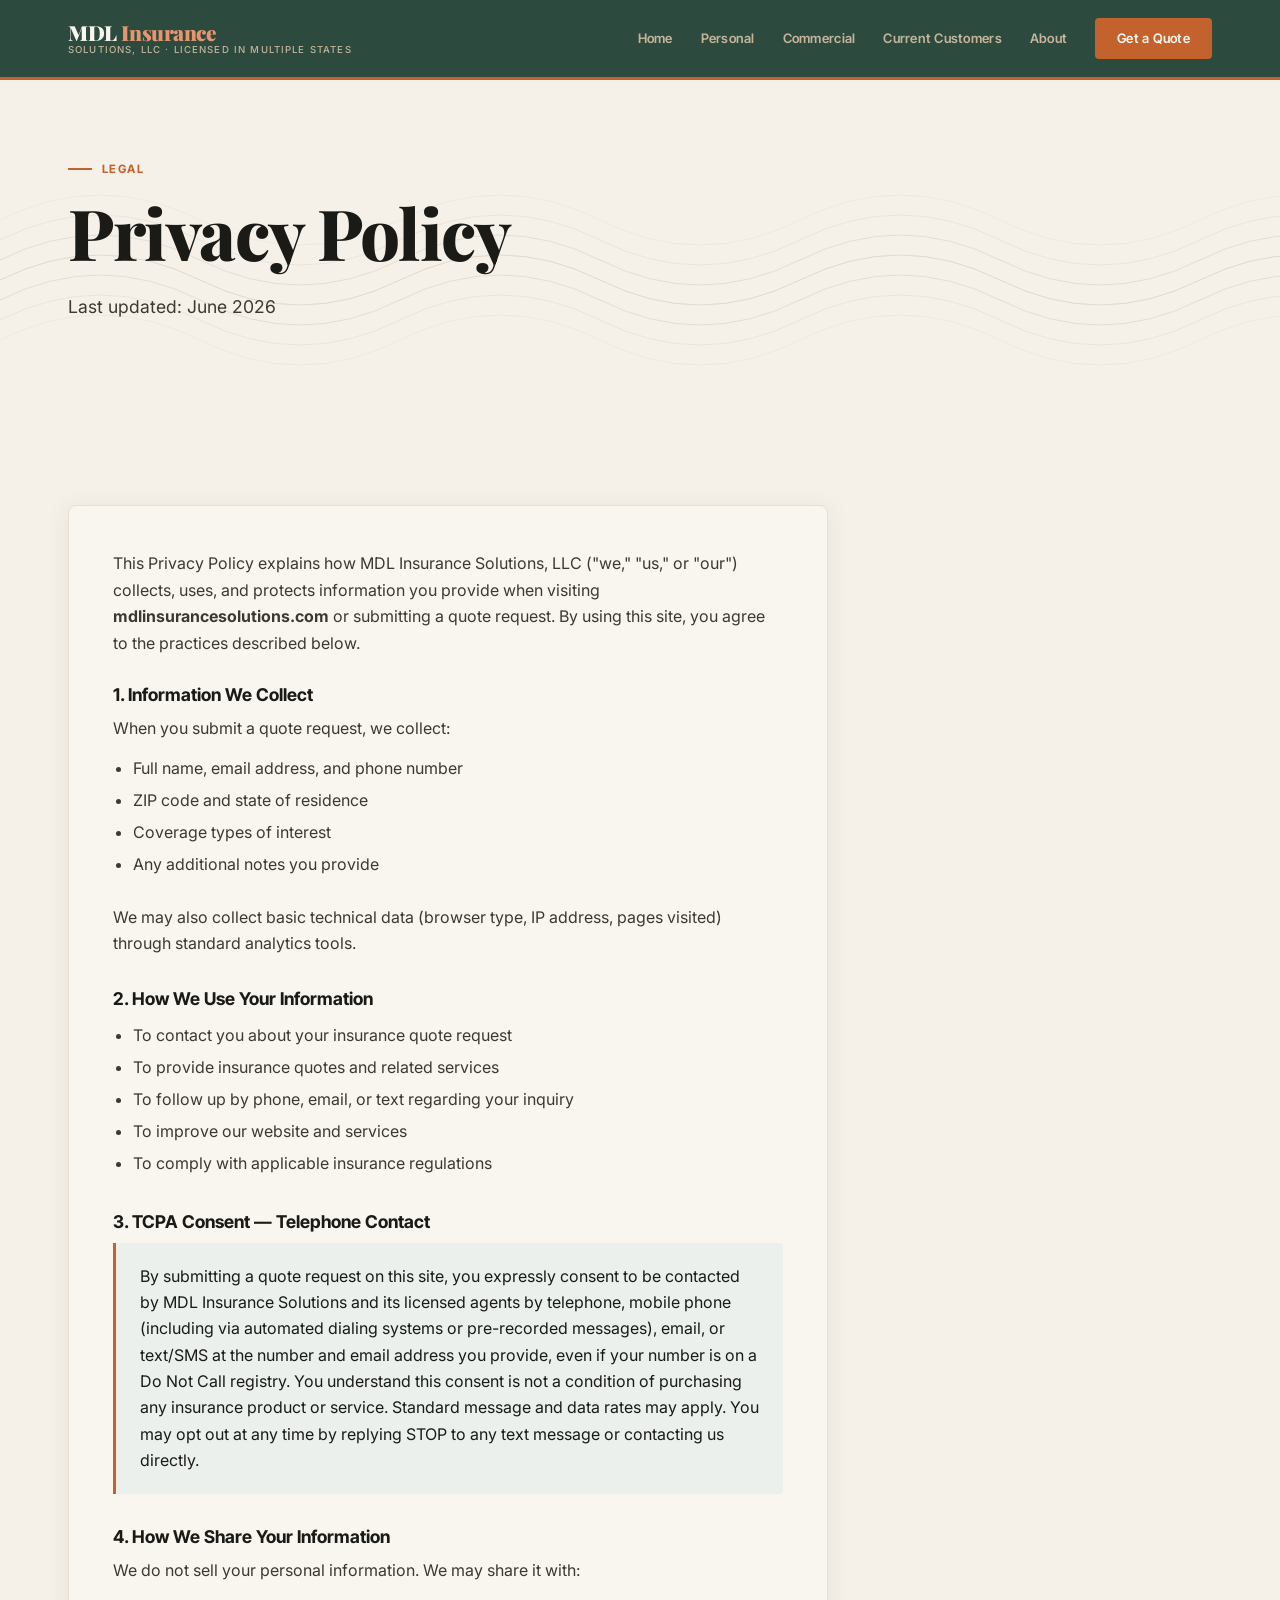
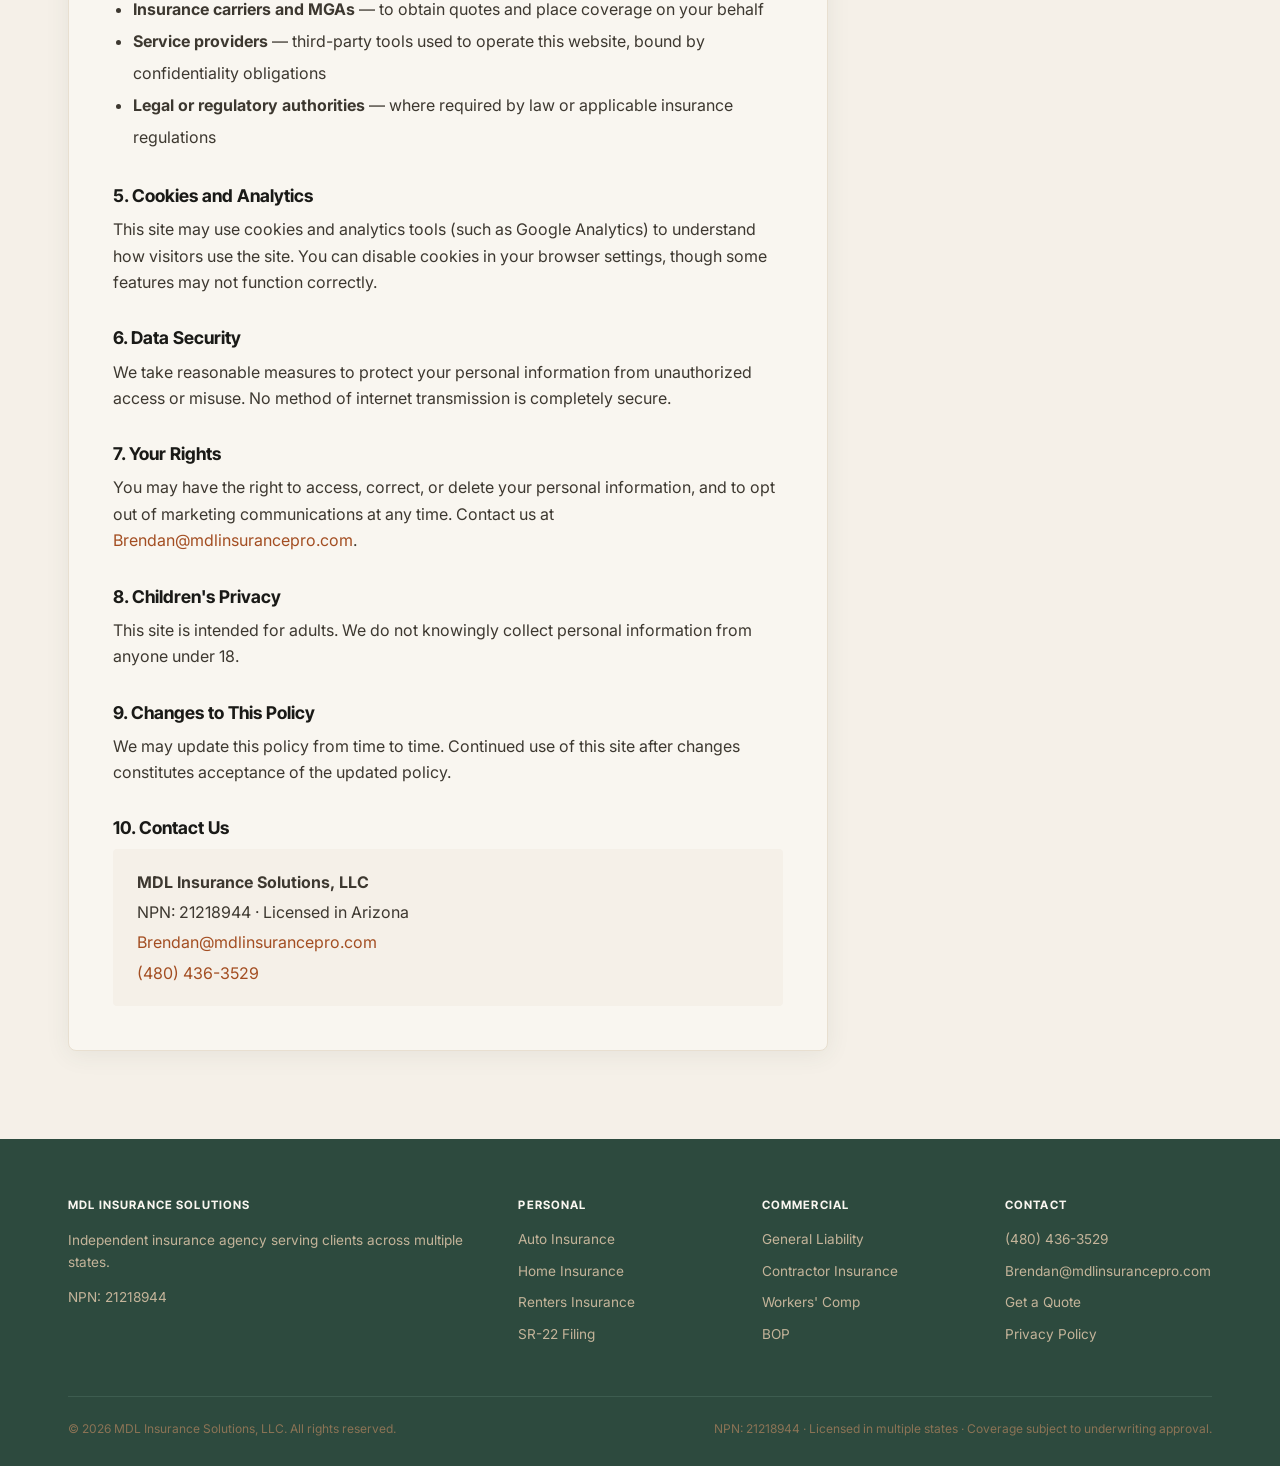
<file: privacy.html>
<!DOCTYPE html>
<html lang="en">
<head>
<!-- Google tag (gtag.js) -->
<script async src="https://www.googletagmanager.com/gtag/js?id=AW-17668121322"></script>
<script>
  window.dataLayer = window.dataLayer || [];
  function gtag(){dataLayer.push(arguments);}
  gtag('js', new Date());
  gtag('config', 'AW-17668121322');
</script>
<meta charset="UTF-8">
<meta name="viewport" content="width=device-width, initial-scale=1.0">
<title>Privacy Policy — MDL Insurance Solutions</title>
<link rel="stylesheet" href="styles.css">
</head>
<body>

<header>
  <div class="header-inner">
    <a href="index.html" class="logo">MDL <span>Insurance</span><small>Solutions, LLC · Licensed in Multiple States</small></a>
    <nav>
      <a href="index.html">Home</a>
      <a href="personal.html">Personal</a>
      <a href="commercial.html">Commercial</a>
      <a href="customers.html">Current Customers</a>
      <a href="about.html">About</a>
      <a href="quote.html" class="nav-cta">Get a Quote</a>
    </nav>
    <button class="mobile-toggle" aria-label="Open menu" aria-expanded="false">≡</button>
  </div>
  <div class="mobile-nav" id="mobile-nav">
    <a href="index.html">Home</a>
    <a href="personal.html">Personal</a>
    <a href="commercial.html">Commercial</a>
    <a href="customers.html">Current Customers</a>
    <a href="about.html">About</a>
    <a href="quote.html" class="nav-cta">Get a Quote</a>
  </div>
</header>

<section class="hero topo-bg" style="padding-bottom:64px;">
  <div class="wrap">
    <div class="label">Legal</div>
    <h1>Privacy Policy</h1>
    <p style="max-width:560px; margin-top:16px;">Last updated: June 2026</p>
  </div>
</section>

<section>
  <div class="wrap">
    <div style="max-width:760px;" class="form-panel">

      <p style="margin-bottom:28px;">This Privacy Policy explains how MDL Insurance Solutions, LLC ("we," "us," or "our") collects, uses, and protects information you provide when visiting <strong>mdlinsurancesolutions.com</strong> or submitting a quote request. By using this site, you agree to the practices described below.</p>

      <h3 style="margin-bottom:10px;">1. Information We Collect</h3>
      <p style="margin-bottom:8px;">When you submit a quote request, we collect:</p>
      <ul style="margin:10px 0 24px 20px; color:var(--ink-soft); line-height:2;">
        <li>Full name, email address, and phone number</li>
        <li>ZIP code and state of residence</li>
        <li>Coverage types of interest</li>
        <li>Any additional notes you provide</li>
      </ul>
      <p style="margin-bottom:32px;">We may also collect basic technical data (browser type, IP address, pages visited) through standard analytics tools.</p>

      <h3 style="margin-bottom:10px;">2. How We Use Your Information</h3>
      <ul style="margin:10px 0 32px 20px; color:var(--ink-soft); line-height:2;">
        <li>To contact you about your insurance quote request</li>
        <li>To provide insurance quotes and related services</li>
        <li>To follow up by phone, email, or text regarding your inquiry</li>
        <li>To improve our website and services</li>
        <li>To comply with applicable insurance regulations</li>
      </ul>

      <h3 style="margin-bottom:10px;">3. TCPA Consent — Telephone Contact</h3>
      <div style="background:var(--sage-pale); border-left:3px solid var(--terracotta); padding:20px 24px; margin-bottom:32px; border-radius:0 4px 4px 0;">
        <p style="color:var(--ink);">By submitting a quote request on this site, you expressly consent to be contacted by MDL Insurance Solutions and its licensed agents by telephone, mobile phone (including via automated dialing systems or pre-recorded messages), email, or text/SMS at the number and email address you provide, even if your number is on a Do Not Call registry. You understand this consent is not a condition of purchasing any insurance product or service. Standard message and data rates may apply. You may opt out at any time by replying STOP to any text message or contacting us directly.</p>
      </div>

      <h3 style="margin-bottom:10px;">4. How We Share Your Information</h3>
      <p style="margin-bottom:8px;">We do not sell your personal information. We may share it with:</p>
      <ul style="margin:10px 0 32px 20px; color:var(--ink-soft); line-height:2;">
        <li><strong>Insurance carriers and MGAs</strong> — to obtain quotes and place coverage on your behalf</li>
        <li><strong>Service providers</strong> — third-party tools used to operate this website, bound by confidentiality obligations</li>
        <li><strong>Legal or regulatory authorities</strong> — where required by law or applicable insurance regulations</li>
      </ul>

      <h3 style="margin-bottom:10px;">5. Cookies and Analytics</h3>
      <p style="margin-bottom:32px;">This site may use cookies and analytics tools (such as Google Analytics) to understand how visitors use the site. You can disable cookies in your browser settings, though some features may not function correctly.</p>

      <h3 style="margin-bottom:10px;">6. Data Security</h3>
      <p style="margin-bottom:32px;">We take reasonable measures to protect your personal information from unauthorized access or misuse. No method of internet transmission is completely secure.</p>

      <h3 style="margin-bottom:10px;">7. Your Rights</h3>
      <p style="margin-bottom:8px;">You may have the right to access, correct, or delete your personal information, and to opt out of marketing communications at any time. Contact us at <a href="mailto:Brendan@mdlinsurancepro.com" style="color:var(--terracotta-dark);">Brendan@mdlinsurancepro.com</a>.</p>

      <p style="margin-bottom:32px;"></p>

      <h3 style="margin-bottom:10px;">8. Children's Privacy</h3>
      <p style="margin-bottom:32px;">This site is intended for adults. We do not knowingly collect personal information from anyone under 18.</p>

      <h3 style="margin-bottom:10px;">9. Changes to This Policy</h3>
      <p style="margin-bottom:32px;">We may update this policy from time to time. Continued use of this site after changes constitutes acceptance of the updated policy.</p>

      <h3 style="margin-bottom:10px;">10. Contact Us</h3>
      <div style="background:var(--sand); padding:20px 24px; border-radius:4px; margin-top:10px;">
        <p style="margin-bottom:4px;"><strong>MDL Insurance Solutions, LLC</strong></p>
        <p style="margin-bottom:4px;">NPN: 21218944 · Licensed in Arizona</p>
        <p style="margin-bottom:4px;"><a href="mailto:Brendan@mdlinsurancepro.com" style="color:var(--terracotta-dark);">Brendan@mdlinsurancepro.com</a></p>
        <p><a href="tel:+14804363529" style="color:var(--terracotta-dark);">(480) 436-3529</a></p>
      </div>

    </div>
  </div>
</section>

<footer>
  <div class="wrap">
    <div class="footer-grid">
      <div class="footer-col">
        <h4>MDL Insurance Solutions</h4>
        <p>Independent insurance agency serving clients across multiple states.</p>
        <p style="margin-top:12px;">NPN: 21218944</p>
      </div>
      <div class="footer-col">
        <h4>Personal</h4>
        <a href="personal.html">Auto Insurance</a>
        <a href="personal.html">Home Insurance</a>
        <a href="personal.html">Renters Insurance</a>
        <a href="personal.html">SR-22 Filing</a>
      </div>
      <div class="footer-col">
        <h4>Commercial</h4>
        <a href="commercial.html">General Liability</a>
        <a href="commercial.html">Contractor Insurance</a>
        <a href="commercial.html">Workers' Comp</a>
        <a href="commercial.html">BOP</a>
      </div>
      <div class="footer-col">
        <h4>Contact</h4>
        <a href="tel:+14804363529">(480) 436-3529</a>
        <a href="mailto:Brendan@mdlinsurancepro.com">Brendan@mdlinsurancepro.com</a>
        <a href="quote.html">Get a Quote</a>
        <a href="privacy.html">Privacy Policy</a>
      </div>
    </div>
    <div class="footer-bottom">
      <span>© 2026 MDL Insurance Solutions, LLC. All rights reserved.</span>
      <span>NPN: 21218944 · Licensed in multiple states · Coverage subject to underwriting approval.</span>
    </div>
  </div>
</footer>

<script>
(function() {
  var toggle = document.querySelector('.mobile-toggle');
  var menu = document.getElementById('mobile-nav');
  if (!toggle || !menu) return;
  toggle.addEventListener('click', function() {
    var isOpen = menu.classList.toggle('open');
    toggle.setAttribute('aria-expanded', isOpen ? 'true' : 'false');
    toggle.textContent = isOpen ? '×' : '≡';
  });
})();
</script>

</body>
</html>
</file>
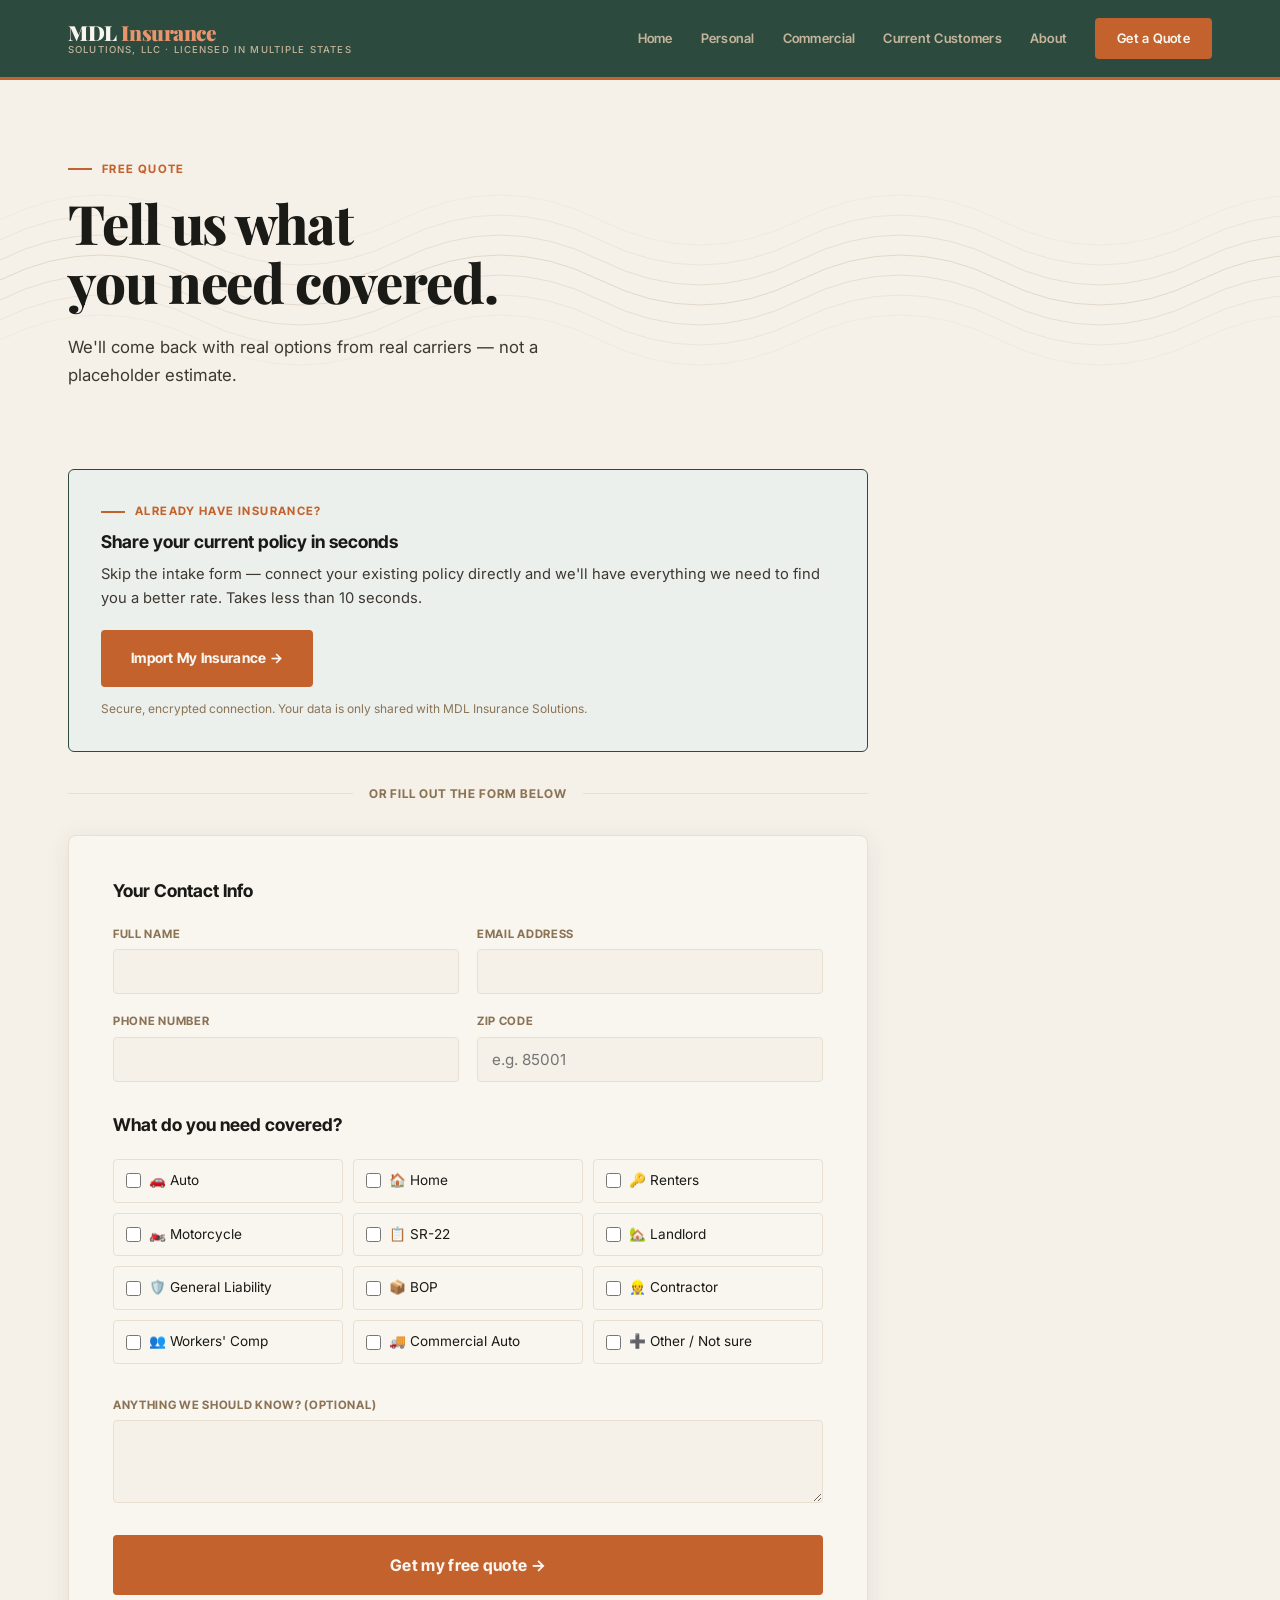
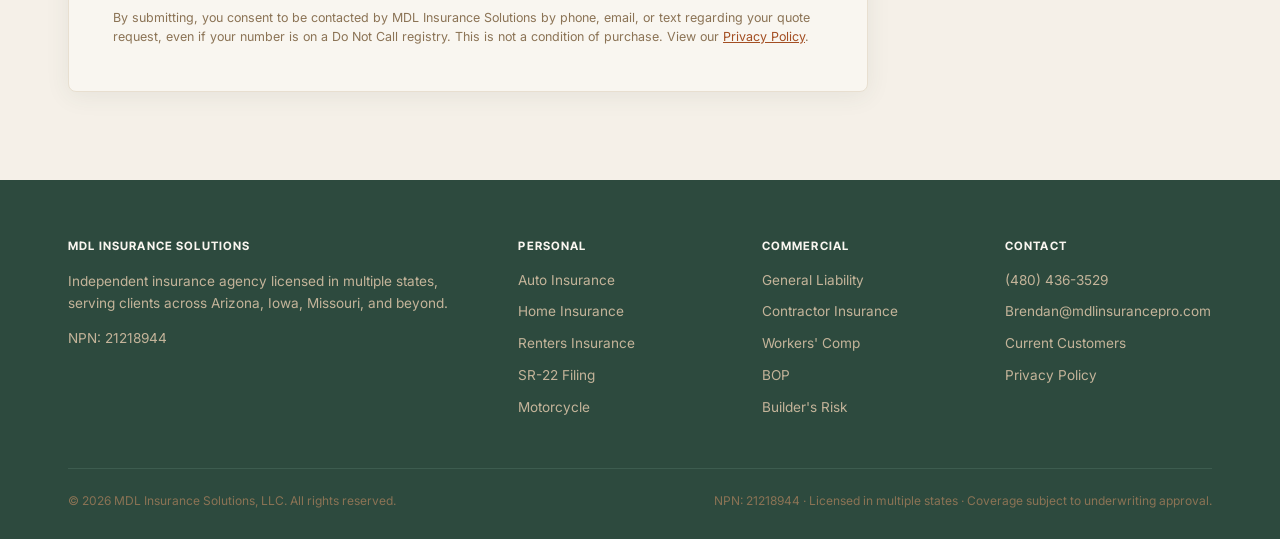
<file: quote.html>
<!DOCTYPE html>
<html lang="en">
<head>
<!-- Google tag (gtag.js) -->
<script async src="https://www.googletagmanager.com/gtag/js?id=AW-17668121322"></script>
<script>
  window.dataLayer = window.dataLayer || [];
  function gtag(){dataLayer.push(arguments);}
  gtag('js', new Date());
  gtag('config', 'AW-17668121322');
</script>
<meta charset="UTF-8">
<meta name="viewport" content="width=device-width, initial-scale=1.0">
<title>Get a Quote — MDL Insurance Solutions</title>
<link rel="stylesheet" href="styles.css">
</head>
<body>

<header>
  <div class="header-inner">
    <a href="index.html" class="logo">MDL <span>Insurance</span><small>Solutions, LLC · Licensed in Multiple States</small></a>
    <nav>
      <a href="index.html">Home</a>
      <a href="personal.html">Personal</a>
      <a href="commercial.html">Commercial</a>
      <a href="customers.html">Current Customers</a>
      <a href="about.html">About</a>
      <a href="quote.html" class="nav-cta active">Get a Quote</a>
    </nav>
    <button class="mobile-toggle" aria-label="Open menu" aria-expanded="false">≡</button>
  </div>
  <div class="mobile-nav" id="mobile-nav">
    <a href="index.html">Home</a>
    <a href="personal.html">Personal</a>
    <a href="commercial.html">Commercial</a>
    <a href="customers.html">Current Customers</a>
    <a href="about.html">About</a>
    <a href="quote.html" class="nav-cta active">Get a Quote</a>
  </div>
</header>

<section class="hero topo-bg" style="padding-bottom:48px;">
  <div class="wrap">
    <div class="label">Free Quote</div>
    <h1 style="font-size:clamp(2rem,4.5vw,3.4rem);">Tell us what<br>you need covered.</h1>
    <p style="max-width:520px; margin-top:16px; font-size:1.05rem;">We'll come back with real options from real carriers — not a placeholder estimate.</p>
  </div>
</section>

<section style="padding-top:0;">
  <div class="wrap">
    
<!-- Canopy Connect -->
<script src="https://cdn.usecanopy.com/v2/embed.js" async></script>

<div style="background:var(--sage-pale); border:1.5px solid var(--sage); border-radius:6px; padding:32px; max-width:800px; margin-bottom:32px;">
  <div class="label" style="margin-bottom:10px;">Already have insurance?</div>
  <h3 style="margin-bottom:10px;">Share your current policy in seconds</h3>
  <p style="margin-bottom:20px; font-size:0.92rem;">Skip the intake form — connect your existing policy directly and we'll have everything we need to find you a better rate. Takes less than 10 seconds.</p>
  <a class="canopy-connect-embed btn btn-primary" href="https://app.usecanopy.com/c/mdl-insurance-solutions0" target="_blank">Import My Insurance →</a>
  <p style="font-size:0.75rem; color:var(--taupe); margin-top:12px;">Secure, encrypted connection. Your data is only shared with MDL Insurance Solutions.</p>
</div>

<div style="display:flex; align-items:center; gap:16px; max-width:800px; margin-bottom:32px;">
  <div style="flex:1; height:1px; background:var(--sand-dark);"></div>
  <span style="font-family:var(--font-tight); font-size:0.75rem; font-weight:700; color:var(--taupe); letter-spacing:0.08em; text-transform:uppercase; white-space:nowrap;">Or fill out the form below</span>
  <div style="flex:1; height:1px; background:var(--sand-dark);"></div>
</div>

<form class="form-panel" id="quote-form" style="max-width:800px;">

      <h3 style="margin-bottom:24px;">Your Contact Info</h3>
      <div class="form-grid" style="margin-bottom:32px;">
        <div class="form-field">
          <label for="name">Full name</label>
          <input type="text" id="name" name="name" required>
        </div>
        <div class="form-field">
          <label for="email">Email address</label>
          <input type="email" id="email" name="email" required>
        </div>
        <div class="form-field">
          <label for="phone">Phone number</label>
          <input type="tel" id="phone" name="phone" required>
        </div>
        <div class="form-field">
          <label for="zip">ZIP code</label>
          <input type="text" id="zip" name="zip" placeholder="e.g. 85001">
        </div>
      </div>

      <h3 style="margin-bottom:24px;">What do you need covered?</h3>
      <div class="checkbox-grid" style="margin-bottom:32px;">
        <label class="checkbox-item"><input type="checkbox" name="coverage" value="Auto"> 🚗 Auto</label>
        <label class="checkbox-item"><input type="checkbox" name="coverage" value="Home"> 🏠 Home</label>
        <label class="checkbox-item"><input type="checkbox" name="coverage" value="Renters"> 🔑 Renters</label>
        <label class="checkbox-item"><input type="checkbox" name="coverage" value="Motorcycle"> 🏍️ Motorcycle</label>
        <label class="checkbox-item"><input type="checkbox" name="coverage" value="SR22"> 📋 SR-22</label>
        <label class="checkbox-item"><input type="checkbox" name="coverage" value="Landlord"> 🏡 Landlord</label>
        <label class="checkbox-item"><input type="checkbox" name="coverage" value="GL"> 🛡️ General Liability</label>
        <label class="checkbox-item"><input type="checkbox" name="coverage" value="BOP"> 📦 BOP</label>
        <label class="checkbox-item"><input type="checkbox" name="coverage" value="Contractor"> 👷 Contractor</label>
        <label class="checkbox-item"><input type="checkbox" name="coverage" value="WorkersComp"> 👥 Workers' Comp</label>
        <label class="checkbox-item"><input type="checkbox" name="coverage" value="CommercialAuto"> 🚚 Commercial Auto</label>
        <label class="checkbox-item"><input type="checkbox" name="coverage" value="Other"> ➕ Other / Not sure</label>
      </div>

      <div class="form-field full" style="margin-bottom:32px;">
        <label for="notes">Anything we should know? (optional)</label>
        <textarea id="notes" name="notes" rows="3"></textarea>
      </div>

      <button type="submit" class="btn btn-primary" style="width:100%; justify-content:center; font-size:1rem; padding:18px;">Get my free quote →</button>
      <p style="font-size:0.78rem; color:var(--taupe); margin-top:14px; line-height:1.5;">By submitting, you consent to be contacted by MDL Insurance Solutions by phone, email, or text regarding your quote request, even if your number is on a Do Not Call registry. This is not a condition of purchase. View our <a href="privacy.html" style="color:var(--terracotta-dark); text-decoration:underline;">Privacy Policy</a>.</p>
    </form>

    <div id="form-success" style="display:none; text-align:center; padding:80px 20px; max-width:560px; margin:0 auto;">
      <div style="font-size:3rem; margin-bottom:20px;">✅</div>
      <h2 style="margin-bottom:14px;">Got it — we're on it.</h2>
      <p style="font-size:1.05rem;">Someone from MDL will follow up within one business day with real options for your coverage. If you need something faster, call us directly at <a href="tel:+14804363529" style="color:var(--terracotta-dark); font-weight:700;">(480) 436-3529</a>.</p>
    </div>
  </div>
</section>

<footer>
  <div class="wrap">
    <div class="footer-grid">
      <div class="footer-col">
        <h4>MDL Insurance Solutions</h4>
        <p>Independent insurance agency licensed in multiple states, serving clients across Arizona, Iowa, Missouri, and beyond.</p>
        <p style="margin-top:12px;">NPN: 21218944</p>
      </div>
      <div class="footer-col">
        <h4>Personal</h4>
        <a href="personal.html">Auto Insurance</a>
        <a href="personal.html">Home Insurance</a>
        <a href="personal.html">Renters Insurance</a>
        <a href="personal.html">SR-22 Filing</a>
        <a href="personal.html">Motorcycle</a>
      </div>
      <div class="footer-col">
        <h4>Commercial</h4>
        <a href="commercial.html">General Liability</a>
        <a href="commercial.html">Contractor Insurance</a>
        <a href="commercial.html">Workers' Comp</a>
        <a href="commercial.html">BOP</a>
        <a href="commercial.html">Builder's Risk</a>
      </div>
      <div class="footer-col">
        <h4>Contact</h4>
        <a href="tel:+14804363529">(480) 436-3529</a>
        <a href="mailto:Brendan@mdlinsurancepro.com">Brendan@mdlinsurancepro.com</a>
        <a href="customers.html">Current Customers</a>
        <a href="privacy.html">Privacy Policy</a>
      </div>
    </div>
    <div class="footer-bottom">
      <span>© 2026 MDL Insurance Solutions, LLC. All rights reserved.</span>
      <span>NPN: 21218944 · Licensed in multiple states · Coverage subject to underwriting approval.</span>
    </div>
  </div>
</footer>

<script>
document.getElementById('quote-form').addEventListener('submit', async function(e) {
  e.preventDefault();
  var form = this;
  var submitBtn = form.querySelector('button[type="submit"]');
  submitBtn.textContent = 'Sending...';
  submitBtn.disabled = true;

  var coverages = Array.from(form.querySelectorAll('input[name="coverage"]:checked'))
                       .map(function(cb) { return cb.value; }).join(', ') || 'None selected';

  var payload = {
    access_key: 'ec1e66be-d7bb-4315-ad79-1dcffc0374ff',
    subject: 'New Quote Request — MDL Insurance Solutions',
    from_name: 'MDL Insurance Solutions Website',
    name:      form.querySelector('#name').value,
    email:     form.querySelector('#email').value,
    phone:     form.querySelector('#phone').value,
    zip:       form.querySelector('#zip').value,
    coverages: coverages,
    notes:     form.querySelector('#notes').value || 'None'
  };

  try {
    var res = await fetch('https://api.web3forms.com/submit', {
      method: 'POST',
      headers: { 'Content-Type': 'application/json', 'Accept': 'application/json' },
      body: JSON.stringify(payload)
    });
    var data = await res.json();
    if (data.success) {
      gtag_report_conversion();
      form.style.display = 'none';
      document.getElementById('form-success').style.display = 'block';
      window.scrollTo({ top: 0, behavior: 'smooth' });
    } else {
      throw new Error(data.message || 'Submission failed');
    }
  } catch (err) {
    submitBtn.textContent = 'Something went wrong — please call (480) 436-3529';
    submitBtn.style.background = 'var(--sage)';
    submitBtn.disabled = false;
  }
});

(function() {
  var toggle = document.querySelector('.mobile-toggle');
  var menu = document.getElementById('mobile-nav');
  if (!toggle || !menu) return;
  toggle.addEventListener('click', function() {
    var isOpen = menu.classList.toggle('open');
    toggle.setAttribute('aria-expanded', isOpen ? 'true' : 'false');
    toggle.textContent = isOpen ? '×' : '≡';
  });
})();
</script>


<!-- Google Ads Conversion Tracking -->
<script>
function gtag_report_conversion() {
  gtag('event', 'conversion', {
    'send_to': 'AW-17668121322/lffrCNrJ_ugcEOrF6OhB'
  });
  return false;
}
</script>

</body>
</html>
</file>
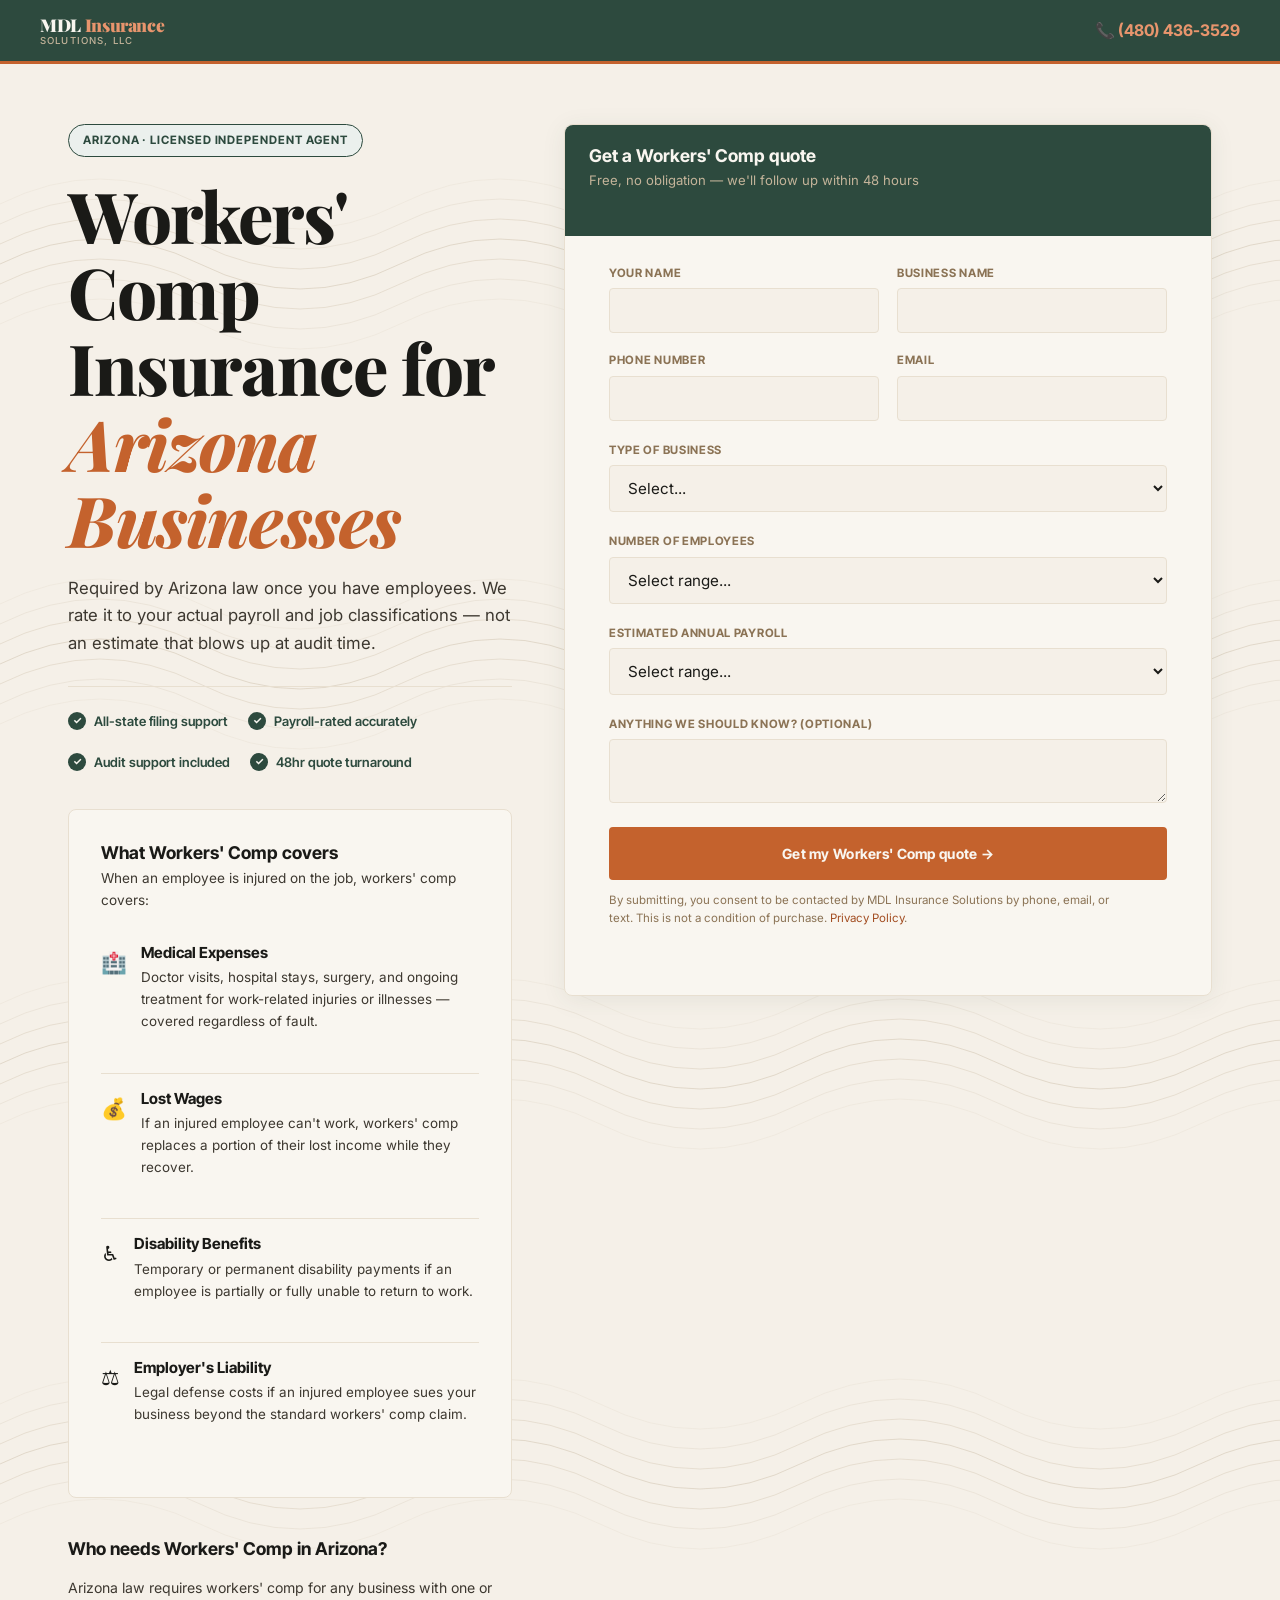
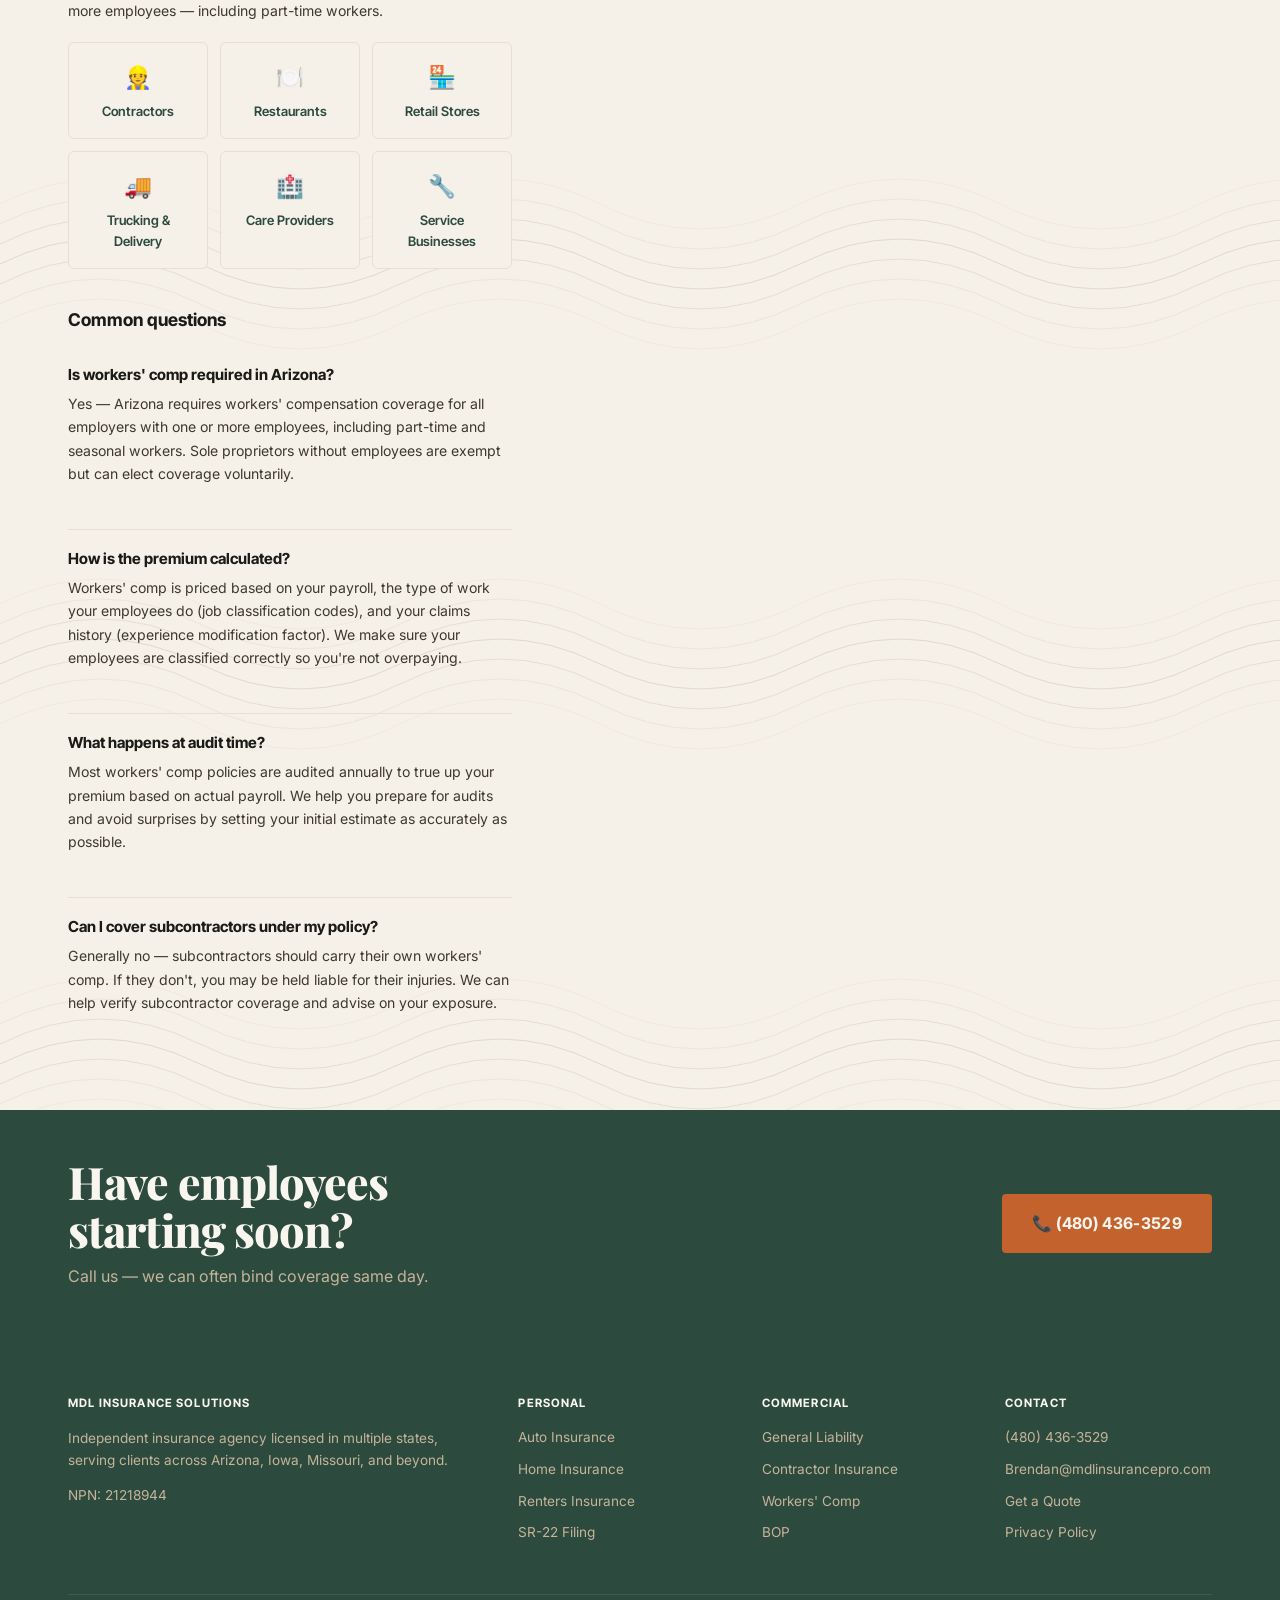
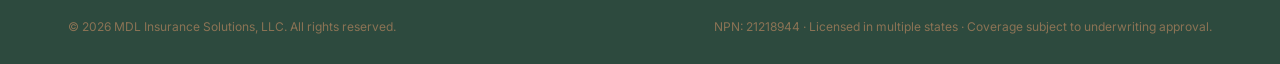
<file: workers-comp.html>
<!DOCTYPE html>
<html lang="en">
<head>
<!-- Google tag (gtag.js) -->
<script async src="https://www.googletagmanager.com/gtag/js?id=AW-17668121322"></script>
<script>
  window.dataLayer = window.dataLayer || [];
  function gtag(){dataLayer.push(arguments);}
  gtag('js', new Date());
  gtag('config', 'AW-17668121322');
</script>
<meta charset="UTF-8">
<meta name="viewport" content="width=device-width, initial-scale=1.0">
<title>Workers' Compensation Insurance Arizona — MDL Insurance Solutions</title>
<meta name="description" content="Workers' compensation insurance for Arizona businesses. Fast quotes, all-state filing, audit support. Call (480) 436-3529.">
<link rel="stylesheet" href="styles.css">
<style>
  .lp-header {
    background: var(--sage);
    border-bottom: 3px solid var(--terracotta);
    padding: 16px 28px;
  }
  .lp-header-inner {
    max-width: 1200px;
    margin: 0 auto;
    display: flex;
    justify-content: space-between;
    align-items: center;
  }
  .lp-phone {
    font-family: var(--font-tight);
    font-weight: 700;
    font-size: 1rem;
    color: var(--paper);
  }
  .lp-phone span { color: var(--terracotta-light); }
  .hero-lp { padding: 60px 0 52px; }
  .hero-lp-inner {
    display: grid;
    grid-template-columns: 1.1fr 1fr;
    gap: 52px;
    align-items: start;
  }
  .badge {
    display: inline-flex;
    align-items: center;
    gap: 8px;
    background: var(--sage-pale);
    border: 1px solid var(--sage);
    color: var(--sage);
    font-family: var(--font-tight);
    font-size: 0.72rem;
    font-weight: 700;
    letter-spacing: 0.08em;
    text-transform: uppercase;
    padding: 6px 14px;
    border-radius: 999px;
    margin-bottom: 20px;
  }
  .hero-lp h1 { margin-bottom: 18px; }
  .hero-lp h1 em { font-style: italic; color: var(--terracotta); }
  .hero-lp p { font-size: 1.05rem; margin-bottom: 24px; max-width: 500px; }
  .trust-row {
    display: flex;
    gap: 20px;
    flex-wrap: wrap;
    margin-top: 28px;
    padding-top: 24px;
    border-top: 1px solid var(--sand-dark);
  }
  .trust-pill {
    display: flex;
    align-items: center;
    gap: 8px;
    font-family: var(--font-tight);
    font-size: 0.82rem;
    font-weight: 600;
    color: var(--sage);
  }
  .trust-pill::before {
    content: '✓';
    background: var(--sage);
    color: var(--paper);
    width: 18px;
    height: 18px;
    border-radius: 50%;
    display: flex;
    align-items: center;
    justify-content: center;
    font-size: 0.65rem;
    font-weight: 700;
    flex-shrink: 0;
  }
  .what-it-covers {
    background: var(--paper);
    border-radius: 8px;
    padding: 32px;
    border: 1px solid var(--sand-dark);
    margin-top: 32px;
  }
  .cover-item {
    display: flex;
    gap: 14px;
    padding: 16px 0;
    border-bottom: 1px solid var(--sand-dark);
  }
  .cover-item:last-child { border-bottom: none; }
  .cover-icon { font-size: 1.3rem; flex-shrink: 0; margin-top: 2px; }
  .cover-item h4 { margin-bottom: 4px; font-size: 0.95rem; }
  .cover-item p { font-size: 0.84rem; }
  .who-needs {
    display: grid;
    grid-template-columns: repeat(3, 1fr);
    gap: 12px;
    margin-top: 20px;
  }
  .who-card {
    background: var(--sand);
    border: 1px solid var(--sand-dark);
    border-radius: 6px;
    padding: 16px;
    text-align: center;
    font-family: var(--font-tight);
    font-size: 0.82rem;
    font-weight: 600;
    color: var(--sage);
  }
  .who-card .who-icon { font-size: 1.4rem; display: block; margin-bottom: 6px; }
  .sticky-cta { position: sticky; top: 80px; }
  .form-header {
    background: var(--sage);
    padding: 20px 24px;
    border-radius: 8px 8px 0 0;
    margin: -44px -44px 28px -44px;
  }
  .form-header h3 { color: var(--paper); font-size: 1.1rem; margin-bottom: 4px; }
  .form-header p { color: var(--taupe-light); font-size: 0.82rem; }
  .faq-item {
    padding: 20px 0;
    border-bottom: 1px solid var(--sand-dark);
  }
  .faq-item:last-child { border-bottom: none; }
  .faq-item h4 { margin-bottom: 8px; font-size: 0.95rem; }
  .faq-item p { font-size: 0.88rem; }
  @media (max-width: 860px) {
    .hero-lp-inner { grid-template-columns: 1fr; }
    .sticky-cta { position: static; }
    .who-needs { grid-template-columns: repeat(2, 1fr); }
  }
</style>
</head>
<body>

<div class="lp-header">
  <div class="lp-header-inner">
    <a href="index.html" class="logo" style="font-size:1.1rem;">MDL <span>Insurance</span><small>Solutions, LLC</small></a>
    <a href="tel:+14804363529" class="lp-phone">📞 <span>(480) 436-3529</span></a>
  </div>
</div>

<section class="hero-lp topo-bg">
  <div class="wrap">
    <div class="hero-lp-inner">
      <div>
        <div class="badge">Arizona · Licensed Independent Agent</div>
        <h1>Workers' Comp<br>Insurance for<br><em>Arizona Businesses</em></h1>
        <p>Required by Arizona law once you have employees. We rate it to your actual payroll and job classifications — not an estimate that blows up at audit time.</p>

        <div class="trust-row">
          <div class="trust-pill">All-state filing support</div>
          <div class="trust-pill">Payroll-rated accurately</div>
          <div class="trust-pill">Audit support included</div>
          <div class="trust-pill">48hr quote turnaround</div>
        </div>

        <div class="what-it-covers" style="margin-top:36px;">
          <h3 style="margin-bottom:4px;">What Workers' Comp covers</h3>
          <p style="font-size:0.85rem; margin-bottom:16px;">When an employee is injured on the job, workers' comp covers:</p>
          <div class="cover-item">
            <div class="cover-icon">🏥</div>
            <div>
              <h4>Medical Expenses</h4>
              <p>Doctor visits, hospital stays, surgery, and ongoing treatment for work-related injuries or illnesses — covered regardless of fault.</p>
            </div>
          </div>
          <div class="cover-item">
            <div class="cover-icon">💰</div>
            <div>
              <h4>Lost Wages</h4>
              <p>If an injured employee can't work, workers' comp replaces a portion of their lost income while they recover.</p>
            </div>
          </div>
          <div class="cover-item">
            <div class="cover-icon">♿</div>
            <div>
              <h4>Disability Benefits</h4>
              <p>Temporary or permanent disability payments if an employee is partially or fully unable to return to work.</p>
            </div>
          </div>
          <div class="cover-item">
            <div class="cover-icon">⚖️</div>
            <div>
              <h4>Employer's Liability</h4>
              <p>Legal defense costs if an injured employee sues your business beyond the standard workers' comp claim.</p>
            </div>
          </div>
        </div>

        <div style="margin-top:40px;">
          <h3 style="margin-bottom:16px;">Who needs Workers' Comp in Arizona?</h3>
          <p style="font-size:0.88rem; margin-bottom:16px; color:var(--ink-soft);">Arizona law requires workers' comp for any business with one or more employees — including part-time workers.</p>
          <div class="who-needs">
            <div class="who-card"><span class="who-icon">👷</span>Contractors</div>
            <div class="who-card"><span class="who-icon">🍽️</span>Restaurants</div>
            <div class="who-card"><span class="who-icon">🏪</span>Retail Stores</div>
            <div class="who-card"><span class="who-icon">🚚</span>Trucking & Delivery</div>
            <div class="who-card"><span class="who-icon">🏥</span>Care Providers</div>
            <div class="who-card"><span class="who-icon">🔧</span>Service Businesses</div>
          </div>
        </div>

        <div style="margin-top:40px;">
          <h3 style="margin-bottom:16px;">Common questions</h3>
          <div class="faq-item">
            <h4>Is workers' comp required in Arizona?</h4>
            <p>Yes — Arizona requires workers' compensation coverage for all employers with one or more employees, including part-time and seasonal workers. Sole proprietors without employees are exempt but can elect coverage voluntarily.</p>
          </div>
          <div class="faq-item">
            <h4>How is the premium calculated?</h4>
            <p>Workers' comp is priced based on your payroll, the type of work your employees do (job classification codes), and your claims history (experience modification factor). We make sure your employees are classified correctly so you're not overpaying.</p>
          </div>
          <div class="faq-item">
            <h4>What happens at audit time?</h4>
            <p>Most workers' comp policies are audited annually to true up your premium based on actual payroll. We help you prepare for audits and avoid surprises by setting your initial estimate as accurately as possible.</p>
          </div>
          <div class="faq-item">
            <h4>Can I cover subcontractors under my policy?</h4>
            <p>Generally no — subcontractors should carry their own workers' comp. If they don't, you may be held liable for their injuries. We can help verify subcontractor coverage and advise on your exposure.</p>
          </div>
        </div>
      </div>

      <div class="sticky-cta">
        <form class="form-panel" id="wc-form">
          <div class="form-header">
            <h3>Get a Workers' Comp quote</h3>
            <p>Free, no obligation — we'll follow up within 48 hours</p>
          </div>

          <div class="form-grid" style="margin-bottom:20px;">
            <div class="form-field">
              <label for="name">Your name</label>
              <input type="text" id="name" name="name" required>
            </div>
            <div class="form-field">
              <label for="business">Business name</label>
              <input type="text" id="business" name="business" required>
            </div>
            <div class="form-field">
              <label for="phone">Phone number</label>
              <input type="tel" id="phone" name="phone" required>
            </div>
            <div class="form-field">
              <label for="email">Email</label>
              <input type="email" id="email" name="email" required>
            </div>
          </div>

          <div class="form-field" style="margin-bottom:20px;">
            <label for="business_type">Type of business</label>
            <select id="business_type" name="business_type" required>
              <option value="">Select...</option>
              <option>Contractor / Trade</option>
              <option>Restaurant / Food Service</option>
              <option>Retail Store</option>
              <option>Trucking / Delivery</option>
              <option>Care Provider / Facility</option>
              <option>Office Business</option>
              <option>Service Business</option>
              <option>Other</option>
            </select>
          </div>

          <div class="form-field" style="margin-bottom:20px;">
            <label for="employees">Number of employees</label>
            <select id="employees" name="employees" required>
              <option value="">Select range...</option>
              <option>1 – 5</option>
              <option>6 – 15</option>
              <option>16 – 50</option>
              <option>50+</option>
            </select>
          </div>

          <div class="form-field" style="margin-bottom:20px;">
            <label for="payroll">Estimated annual payroll</label>
            <select id="payroll" name="payroll">
              <option value="">Select range...</option>
              <option>Under $100K</option>
              <option>$100K – $250K</option>
              <option>$250K – $500K</option>
              <option>$500K – $1M</option>
              <option>$1M+</option>
            </select>
          </div>

          <div class="form-field" style="margin-bottom:24px;">
            <label for="notes">Anything we should know? (optional)</label>
            <textarea id="notes" name="notes" rows="2" style="font-family:var(--font-body); padding:12px 14px; border:1.5px solid var(--sand-dark); background:var(--sand); border-radius:var(--radius);"></textarea>
          </div>

          <button type="submit" class="btn btn-primary" style="width:100%; justify-content:center; padding:16px;">Get my Workers' Comp quote →</button>
          <p style="font-size:0.72rem; color:var(--taupe); margin-top:12px; line-height:1.5;">By submitting, you consent to be contacted by MDL Insurance Solutions by phone, email, or text. This is not a condition of purchase. <a href="privacy.html" style="color:var(--terracotta-dark);">Privacy Policy</a>.</p>
        </form>

        <div id="wc-success" style="display:none; text-align:center; padding:40px 20px; background:var(--paper); border-radius:8px; border:1px solid var(--sand-dark);">
          <div style="font-size:2.5rem; margin-bottom:16px;">✅</div>
          <h3 style="margin-bottom:10px;">Got it — we're on it.</h3>
          <p style="font-size:0.9rem;">We'll follow up within 48 hours with real workers' comp options for your business. Need it faster? Call <a href="tel:+14804363529" style="color:var(--terracotta-dark); font-weight:700;">(480) 436-3529</a>.</p>
        </div>
      </div>

    </div>
  </div>
</section>

<section class="sage-bg" style="padding:48px 0;">
  <div class="wrap">
    <div class="flex-between">
      <div>
        <h2 style="color:var(--paper); max-width:420px;">Have employees starting soon?</h2>
        <p style="margin-top:8px;">Call us — we can often bind coverage same day.</p>
      </div>
      <a href="tel:+14804363529" class="btn btn-primary" style="font-size:1rem;">📞 (480) 436-3529</a>
    </div>
  </div>
</section>

<footer>
  <div class="wrap">
    <div class="footer-grid">
      <div class="footer-col">
        <h4>MDL Insurance Solutions</h4>
        <p>Independent insurance agency licensed in multiple states, serving clients across Arizona, Iowa, Missouri, and beyond.</p>
        <p style="margin-top:12px;">NPN: 21218944</p>
      </div>
      <div class="footer-col">
        <h4>Personal</h4>
        <a href="personal.html">Auto Insurance</a>
        <a href="personal.html">Home Insurance</a>
        <a href="personal.html">Renters Insurance</a>
        <a href="personal.html">SR-22 Filing</a>
      </div>
      <div class="footer-col">
        <h4>Commercial</h4>
        <a href="commercial.html">General Liability</a>
        <a href="commercial.html">Contractor Insurance</a>
        <a href="commercial.html">Workers' Comp</a>
        <a href="commercial.html">BOP</a>
      </div>
      <div class="footer-col">
        <h4>Contact</h4>
        <a href="tel:+14804363529">(480) 436-3529</a>
        <a href="mailto:Brendan@mdlinsurancepro.com">Brendan@mdlinsurancepro.com</a>
        <a href="quote.html">Get a Quote</a>
        <a href="privacy.html">Privacy Policy</a>
      </div>
    </div>
    <div class="footer-bottom">
      <span>© 2026 MDL Insurance Solutions, LLC. All rights reserved.</span>
      <span>NPN: 21218944 · Licensed in multiple states · Coverage subject to underwriting approval.</span>
    </div>
  </div>
</footer>

<script>
document.getElementById('wc-form').addEventListener('submit', async function(e) {
  e.preventDefault();
  var form = this;
  var submitBtn = form.querySelector('button[type="submit"]');
  submitBtn.textContent = 'Sending...';
  submitBtn.disabled = true;

  var payload = {
    access_key: 'ec1e66be-d7bb-4315-ad79-1dcffc0374ff',
    subject: "Workers' Comp Quote Request — MDL Insurance Solutions",
    from_name: 'MDL Insurance Solutions WC Page',
    name:          form.querySelector('#name').value,
    email:         form.querySelector('#email').value,
    phone:         form.querySelector('#phone').value,
    business:      form.querySelector('#business').value,
    business_type: form.querySelector('#business_type').value,
    employees:     form.querySelector('#employees').value,
    payroll:       form.querySelector('#payroll').value,
    notes:         form.querySelector('#notes').value || 'None',
    source:        "Workers' Comp Landing Page — Arizona"
  };

  try {
    var res = await fetch('https://api.web3forms.com/submit', {
      method: 'POST',
      headers: { 'Content-Type': 'application/json', 'Accept': 'application/json' },
      body: JSON.stringify(payload)
    });
    var data = await res.json();
    if (data.success) {
      gtag_report_conversion();
      form.style.display = 'none';
      document.getElementById('wc-success').style.display = 'block';
      window.scrollTo({ top: 0, behavior: 'smooth' });
    } else { throw new Error(data.message); }
  } catch (err) {
    submitBtn.textContent = 'Something went wrong — please call (480) 436-3529';
    submitBtn.style.background = 'var(--sage)';
    submitBtn.disabled = false;
  }
});
</script>


<!-- Google Ads Conversion Tracking -->
<script>
function gtag_report_conversion() {
  gtag('event', 'conversion', {
    'send_to': 'AW-17668121322/lffrCNrJ_ugcEOrF6OhB'
  });
  return false;
}
</script>

</body>
</html>
</file>
<file: styles.css>
/* ============================================
   FOUNDATION — MDL INSURANCE SOLUTIONS
   Desert Modern: Adobe terracotta, saguaro sage,
   warm sandstone, Southwest topographic motifs.
   Humanist serif display + clean sans body.
   ============================================ */

@import url('https://fonts.googleapis.com/css2?family=Playfair+Display:wght@700;800;900&family=Inter:wght@400;500;600;700&family=Inter+Tight:wght@600;700&display=swap');

:root {
  /* Color tokens */
  --terracotta:       #C4622D;
  --terracotta-dark:  #A34E22;
  --terracotta-light: #E8956D;
  --sage:             #2D4A3E;
  --sage-soft:        #3D5C4F;
  --sage-pale:        #EBF0ED;
  --sand:             #F5F0E8;
  --sand-dark:        #E8DFD0;
  --taupe:            #8B7355;
  --taupe-light:      #C4B49A;
  --paper:            #F9F6F0;
  --ink:              #1A1A17;
  --ink-soft:         #3D3830;

  /* Type */
  --font-display: 'Playfair Display', Georgia, serif;
  --font-body: 'Inter', system-ui, sans-serif;
  --font-tight: 'Inter Tight', 'Inter', sans-serif;

  /* Layout */
  --maxw: 1200px;
  --radius: 4px;
}

* { margin: 0; padding: 0; box-sizing: border-box; }
html { scroll-behavior: smooth; }

body {
  font-family: var(--font-body);
  color: var(--ink);
  background: var(--sand);
  line-height: 1.6;
  -webkit-font-smoothing: antialiased;
}

a { color: inherit; text-decoration: none; }
img, svg { display: block; max-width: 100%; }

.wrap {
  max-width: var(--maxw);
  margin: 0 auto;
  padding: 0 28px;
}

h1, h2 {
  font-family: var(--font-display);
  font-weight: 800;
  line-height: 1.08;
  letter-spacing: -0.02em;
}
h3, h4 {
  font-family: var(--font-tight);
  font-weight: 700;
  line-height: 1.2;
}

h1 { font-size: clamp(2.6rem, 5.5vw, 4.8rem); }
h2 { font-size: clamp(1.9rem, 3.5vw, 3rem); }
h3 { font-size: 1.1rem; }

p { font-size: 1rem; color: var(--ink-soft); line-height: 1.65; }

.label {
  font-family: var(--font-tight);
  font-size: 0.72rem;
  font-weight: 700;
  letter-spacing: 0.12em;
  text-transform: uppercase;
  color: var(--terracotta);
  display: flex;
  align-items: center;
  gap: 10px;
  margin-bottom: 16px;
}
.label::before {
  content: '';
  width: 24px;
  height: 2px;
  background: var(--terracotta);
  display: inline-block;
}

/* Topographic texture — subtle SVG background for sections */
.topo-bg {
  background-color: var(--sand);
  background-image: url("data:image/svg+xml,%3Csvg xmlns='http://www.w3.org/2000/svg' width='400' height='400'%3E%3Cpath d='M0 200 Q100 150 200 200 Q300 250 400 200' fill='none' stroke='%23C4B49A' stroke-width='1' opacity='0.4'/%3E%3Cpath d='M0 220 Q100 170 200 220 Q300 270 400 220' fill='none' stroke='%23C4B49A' stroke-width='1' opacity='0.3'/%3E%3Cpath d='M0 180 Q100 130 200 180 Q300 230 400 180' fill='none' stroke='%23C4B49A' stroke-width='1' opacity='0.3'/%3E%3Cpath d='M0 240 Q100 190 200 240 Q300 290 400 240' fill='none' stroke='%23C4B49A' stroke-width='0.8' opacity='0.25'/%3E%3Cpath d='M0 160 Q100 110 200 160 Q300 210 400 160' fill='none' stroke='%23C4B49A' stroke-width='0.8' opacity='0.25'/%3E%3Cpath d='M0 260 Q100 210 200 260 Q300 310 400 260' fill='none' stroke='%23C4B49A' stroke-width='0.6' opacity='0.2'/%3E%3Cpath d='M0 140 Q100 90 200 140 Q300 190 400 140' fill='none' stroke='%23C4B49A' stroke-width='0.6' opacity='0.2'/%3E%3C/svg%3E");
  background-size: 400px 400px;
}

.sage-bg {
  background: var(--sage);
  color: var(--paper);
}
.sage-bg p { color: var(--taupe-light); }
.sage-bg h1, .sage-bg h2, .sage-bg h3 { color: var(--paper); }

.paper-bg { background: var(--paper); }
.sand-dark-bg { background: var(--sand-dark); }

/* ============== HEADER ============== */
header {
  position: sticky; top: 0; z-index: 50;
  background: var(--sage);
  border-bottom: 3px solid var(--terracotta);
}
.header-inner {
  display: flex; align-items: center; justify-content: space-between;
  padding: 18px 28px;
  max-width: var(--maxw); margin: 0 auto;
}
.logo {
  font-family: var(--font-display);
  font-weight: 900;
  font-size: 1.3rem;
  color: var(--paper);
  letter-spacing: -0.02em;
  line-height: 1;
}
.logo span { color: var(--terracotta-light); }
.logo small {
  display: block;
  font-family: var(--font-body);
  font-size: 0.6rem;
  font-weight: 500;
  letter-spacing: 0.12em;
  text-transform: uppercase;
  color: var(--taupe-light);
  margin-top: 2px;
}
nav { display: flex; align-items: center; gap: 28px; }
nav a {
  font-family: var(--font-tight);
  font-size: 0.82rem;
  font-weight: 600;
  letter-spacing: 0.02em;
  color: var(--taupe-light);
  transition: color 0.15s;
}
nav a:hover, nav a.active { color: var(--paper); }
.nav-cta {
  background: var(--terracotta);
  color: var(--paper) !important;
  padding: 10px 22px;
  border-radius: var(--radius);
  transition: background 0.15s !important;
}
.nav-cta:hover { background: var(--terracotta-dark) !important; }
.mobile-toggle { display: none; background: none; border: none; color: var(--paper); font-size: 1.6rem; cursor: pointer; line-height: 1; padding: 4px 8px; }

/* Mobile nav */
.mobile-nav {
  display: none;
  flex-direction: column;
  background: var(--sage);
  border-top: 1px solid var(--sage-soft);
}
.mobile-nav.open { display: flex; }
.mobile-nav a {
  font-family: var(--font-tight);
  font-size: 0.88rem;
  font-weight: 600;
  color: var(--taupe-light);
  padding: 16px 28px;
  border-bottom: 1px solid var(--sage-soft);
}
.mobile-nav a.nav-cta {
  background: var(--terracotta);
  color: var(--paper);
}
.mobile-nav a:hover, .mobile-nav a.active { color: var(--paper); }

/* ============== BUTTONS ============== */
.btn {
  display: inline-flex; align-items: center; gap: 10px;
  font-family: var(--font-tight);
  font-weight: 700;
  font-size: 0.88rem;
  letter-spacing: 0.02em;
  padding: 15px 28px;
  border-radius: var(--radius);
  border: 2px solid transparent;
  cursor: pointer;
  transition: all 0.15s ease;
}
.btn-primary {
  background: var(--terracotta);
  color: var(--paper);
  border-color: var(--terracotta);
}
.btn-primary:hover { background: var(--terracotta-dark); border-color: var(--terracotta-dark); transform: translateY(-1px); box-shadow: 0 4px 16px rgba(196,98,45,0.3); }
.btn-ghost {
  background: transparent;
  border-color: var(--taupe);
  color: var(--ink);
}
.btn-ghost:hover { border-color: var(--sage); color: var(--sage); transform: translateY(-1px); }
.btn-ghost-light {
  background: transparent;
  border-color: var(--taupe-light);
  color: var(--paper);
}
.btn-ghost-light:hover { border-color: var(--paper); transform: translateY(-1px); }

/* ============== HERO ============== */
.hero {
  padding: 80px 0 72px;
  position: relative;
  overflow: hidden;
}
.hero-inner {
  display: grid;
  grid-template-columns: 1.1fr 1fr;
  gap: 60px;
  align-items: center;
}
.hero h1 { margin-bottom: 22px; }
.hero h1 em { font-style: italic; color: var(--terracotta); }
.hero p { font-size: 1.1rem; max-width: 480px; margin-bottom: 32px; }
.hero-actions { display: flex; gap: 14px; flex-wrap: wrap; }
.hero-trust {
  display: flex;
  gap: 28px;
  margin-top: 36px;
  padding-top: 28px;
  border-top: 1px solid var(--sand-dark);
  flex-wrap: wrap;
}
.trust-item {
  display: flex;
  flex-direction: column;
}
.trust-num {
  font-family: var(--font-display);
  font-size: 1.8rem;
  font-weight: 900;
  color: var(--terracotta);
  line-height: 1;
}
.trust-label {
  font-size: 0.75rem;
  color: var(--taupe);
  margin-top: 4px;
  font-weight: 500;
}
.hero-card {
  background: var(--paper);
  border-radius: 8px;
  padding: 36px;
  box-shadow: 0 8px 40px rgba(45,74,62,0.12);
  border: 1px solid var(--sand-dark);
}
.hero-card-label {
  font-family: var(--font-tight);
  font-size: 0.7rem;
  font-weight: 700;
  letter-spacing: 0.1em;
  text-transform: uppercase;
  color: var(--taupe);
  margin-bottom: 20px;
}
.hero-card h3 { font-size: 1.2rem; margin-bottom: 20px; }
.quick-links { display: flex; flex-direction: column; gap: 10px; }
.quick-link {
  display: flex; align-items: center; justify-content: space-between;
  padding: 14px 16px;
  background: var(--sand);
  border-radius: var(--radius);
  border: 1px solid var(--sand-dark);
  font-weight: 600;
  font-size: 0.9rem;
  transition: all 0.15s;
}
.quick-link:hover { background: var(--sage-pale); border-color: var(--sage); color: var(--sage); }
.quick-link span { color: var(--terracotta); font-size: 1.1rem; }

/* ============== SECTIONS ============== */
section { padding: 88px 0; }
.section-head { max-width: 600px; margin-bottom: 52px; }
.section-head.center { margin-left: auto; margin-right: auto; text-align: center; }
.section-head h2 { margin-bottom: 14px; }

/* ============== POLICY CARDS ============== */
.policy-grid {
  display: grid;
  grid-template-columns: repeat(4, 1fr);
  gap: 16px;
}
.policy-card {
  background: var(--paper);
  border: 1px solid var(--sand-dark);
  border-radius: 6px;
  padding: 26px 22px;
  display: flex;
  flex-direction: column;
  transition: all 0.15s;
  position: relative;
  overflow: hidden;
}
.policy-card::before {
  content: '';
  position: absolute;
  top: 0; left: 0; right: 0;
  height: 3px;
  background: var(--terracotta);
  opacity: 0;
  transition: opacity 0.15s;
}
.policy-card:hover { transform: translateY(-3px); box-shadow: 0 8px 28px rgba(45,74,62,0.1); border-color: var(--taupe-light); }
.policy-card:hover::before { opacity: 1; }
.policy-icon {
  font-size: 1.6rem;
  margin-bottom: 14px;
}
.policy-card h3 { margin-bottom: 8px; font-size: 1rem; }
.policy-card p { font-size: 0.84rem; flex-grow: 1; }
.policy-type {
  font-family: var(--font-tight);
  font-size: 0.65rem;
  font-weight: 700;
  letter-spacing: 0.1em;
  text-transform: uppercase;
  color: var(--taupe);
  margin-bottom: 10px;
}

/* ============== STATS ============== */
.stats-row {
  display: grid;
  grid-template-columns: repeat(4, 1fr);
  gap: 2px;
  background: var(--sage-soft);
  border-radius: 8px;
  overflow: hidden;
}
.stat-cell {
  background: var(--sage);
  padding: 36px 28px;
  text-align: center;
}
.stat-cell .num {
  font-family: var(--font-display);
  font-size: 2.6rem;
  font-weight: 900;
  color: var(--terracotta-light);
  display: block;
  line-height: 1;
  margin-bottom: 8px;
}
.stat-cell .lbl {
  font-size: 0.82rem;
  color: var(--taupe-light);
  font-weight: 500;
}

/* ============== PROCESS ============== */
.process-grid {
  display: grid;
  grid-template-columns: repeat(4, 1fr);
  gap: 32px;
}
.process-step-card {
  position: relative;
  padding-top: 20px;
}
.step-num {
  font-family: var(--font-display);
  font-size: 3.5rem;
  font-weight: 900;
  color: var(--sand-dark);
  line-height: 1;
  margin-bottom: 14px;
}
.process-step-card h3 { margin-bottom: 8px; }
.process-step-card p { font-size: 0.88rem; }

/* ============== TESTIMONIALS ============== */
.testimonial-grid { display: grid; grid-template-columns: 1fr 1fr; gap: 20px; }
.testimonial {
  background: var(--paper);
  border-radius: 6px;
  padding: 32px;
  border: 1px solid var(--sand-dark);
}
.testimonial-stars { color: var(--terracotta); font-size: 1rem; margin-bottom: 14px; letter-spacing: 2px; }
.testimonial p { font-size: 0.95rem; color: var(--ink-soft); margin-bottom: 18px; font-style: italic; }
.testimonial-author { font-weight: 700; font-size: 0.85rem; color: var(--ink); }
.testimonial-location { font-size: 0.78rem; color: var(--taupe); }

/* ============== FORM ============== */
.form-panel {
  background: var(--paper);
  border-radius: 8px;
  border: 1px solid var(--sand-dark);
  padding: 44px;
  box-shadow: 0 4px 24px rgba(45,74,62,0.08);
}
.form-grid { display: grid; grid-template-columns: 1fr 1fr; gap: 18px; }
.form-field { display: flex; flex-direction: column; gap: 6px; }
.form-field.full { grid-column: 1 / -1; }
.form-field label {
  font-family: var(--font-tight);
  font-size: 0.72rem;
  font-weight: 700;
  letter-spacing: 0.06em;
  text-transform: uppercase;
  color: var(--taupe);
}
.form-field input,
.form-field select,
.form-field textarea {
  font-family: var(--font-body);
  font-size: 0.95rem;
  padding: 12px 14px;
  border: 1.5px solid var(--sand-dark);
  background: var(--sand);
  color: var(--ink);
  border-radius: var(--radius);
  transition: border-color 0.15s;
}
.form-field input:focus,
.form-field select:focus,
.form-field textarea:focus {
  outline: none;
  border-color: var(--terracotta);
  background: var(--paper);
}
.checkbox-grid { display: grid; grid-template-columns: repeat(3, 1fr); gap: 10px; }
.checkbox-item {
  display: flex; align-items: center; gap: 8px;
  font-size: 0.85rem;
  border: 1.5px solid var(--sand-dark);
  padding: 10px 12px;
  border-radius: var(--radius);
  cursor: pointer;
  transition: all 0.15s;
}
.checkbox-item input { width: 15px; height: 15px; accent-color: var(--terracotta); }
.checkbox-item:hover { border-color: var(--terracotta); background: var(--sage-pale); }

/* ============== FOOTER ============== */
footer { background: var(--sage); color: var(--taupe-light); padding: 60px 0 28px; }
.footer-grid {
  display: grid;
  grid-template-columns: 2fr 1fr 1fr 1fr;
  gap: 36px;
  padding-bottom: 40px;
  border-bottom: 1px solid var(--sage-soft);
}
.footer-col h4 {
  font-family: var(--font-tight);
  font-size: 0.72rem;
  letter-spacing: 0.1em;
  color: var(--paper);
  margin-bottom: 16px;
  text-transform: uppercase;
}
.footer-col a, .footer-col p { display: block; font-size: 0.85rem; color: var(--taupe-light); margin-bottom: 10px; }
.footer-col a:hover { color: var(--terracotta-light); }
.footer-bottom {
  padding-top: 22px;
  display: flex; justify-content: space-between; align-items: center;
  font-size: 0.75rem;
  color: var(--taupe);
  flex-wrap: wrap;
  gap: 10px;
}

/* ============== UTILS ============== */
.flex-between { display: flex; justify-content: space-between; align-items: center; flex-wrap: wrap; gap: 16px; }

/* ============== RESPONSIVE ============== */
@media (max-width: 960px) {
  nav { display: none; }
  .mobile-toggle { display: block; }
  .hero-inner { grid-template-columns: 1fr; }
  .policy-grid { grid-template-columns: repeat(2, 1fr); }
  .stats-row { grid-template-columns: repeat(2, 1fr); }
  .process-grid { grid-template-columns: repeat(2, 1fr); }
  .testimonial-grid { grid-template-columns: 1fr; }
  .footer-grid { grid-template-columns: 1fr 1fr; }
  .form-grid { grid-template-columns: 1fr; }
  .checkbox-grid { grid-template-columns: 1fr 1fr; }
}
@media (max-width: 560px) {
  .policy-grid { grid-template-columns: 1fr; }
  .stats-row { grid-template-columns: 1fr; }
  .process-grid { grid-template-columns: 1fr; }
  .checkbox-grid { grid-template-columns: 1fr; }
  .footer-grid { grid-template-columns: 1fr; }
  .hero-trust { gap: 20px; }
}
@media (prefers-reduced-motion: reduce) { * { transition: none !important; } }
:focus-visible { outline: 3px solid var(--terracotta); outline-offset: 2px; }

/* ============== CARRIER STRIP ============== */
.carrier-section {
  padding: 32px 0;
  background: var(--paper);
  border-top: 1px solid var(--sand-dark);
  border-bottom: 1px solid var(--sand-dark);
  overflow: hidden;
}
.carrier-label {
  font-family: var(--font-tight);
  font-size: 0.7rem;
  font-weight: 700;
  letter-spacing: 0.12em;
  text-transform: uppercase;
  color: var(--taupe);
  margin-bottom: 16px;
  text-align: center;
}
.carrier-track-wrap { overflow: hidden; width: 100%; }
.carrier-track {
  display: flex;
  align-items: center;
  gap: 10px;
  width: max-content;
  padding: 0 10px;
  animation: scroll-carriers 32s linear infinite;
}
.carrier-track:hover { animation-play-state: paused; }
.carrier-track span {
  font-family: var(--font-tight);
  font-size: 0.82rem;
  font-weight: 700;
  color: var(--sage);
  background: var(--sand);
  border: 1.5px solid var(--sand-dark);
  padding: 7px 18px;
  border-radius: 999px;
  white-space: nowrap;
  letter-spacing: 0.01em;
  transition: all 0.15s;
  flex-shrink: 0;
}
.carrier-track span:hover {
  background: var(--terracotta);
  border-color: var(--terracotta);
  color: var(--paper);
}
@keyframes scroll-carriers {
  0%   { transform: translateX(0); }
  100% { transform: translateX(-50%); }
}
</file>
